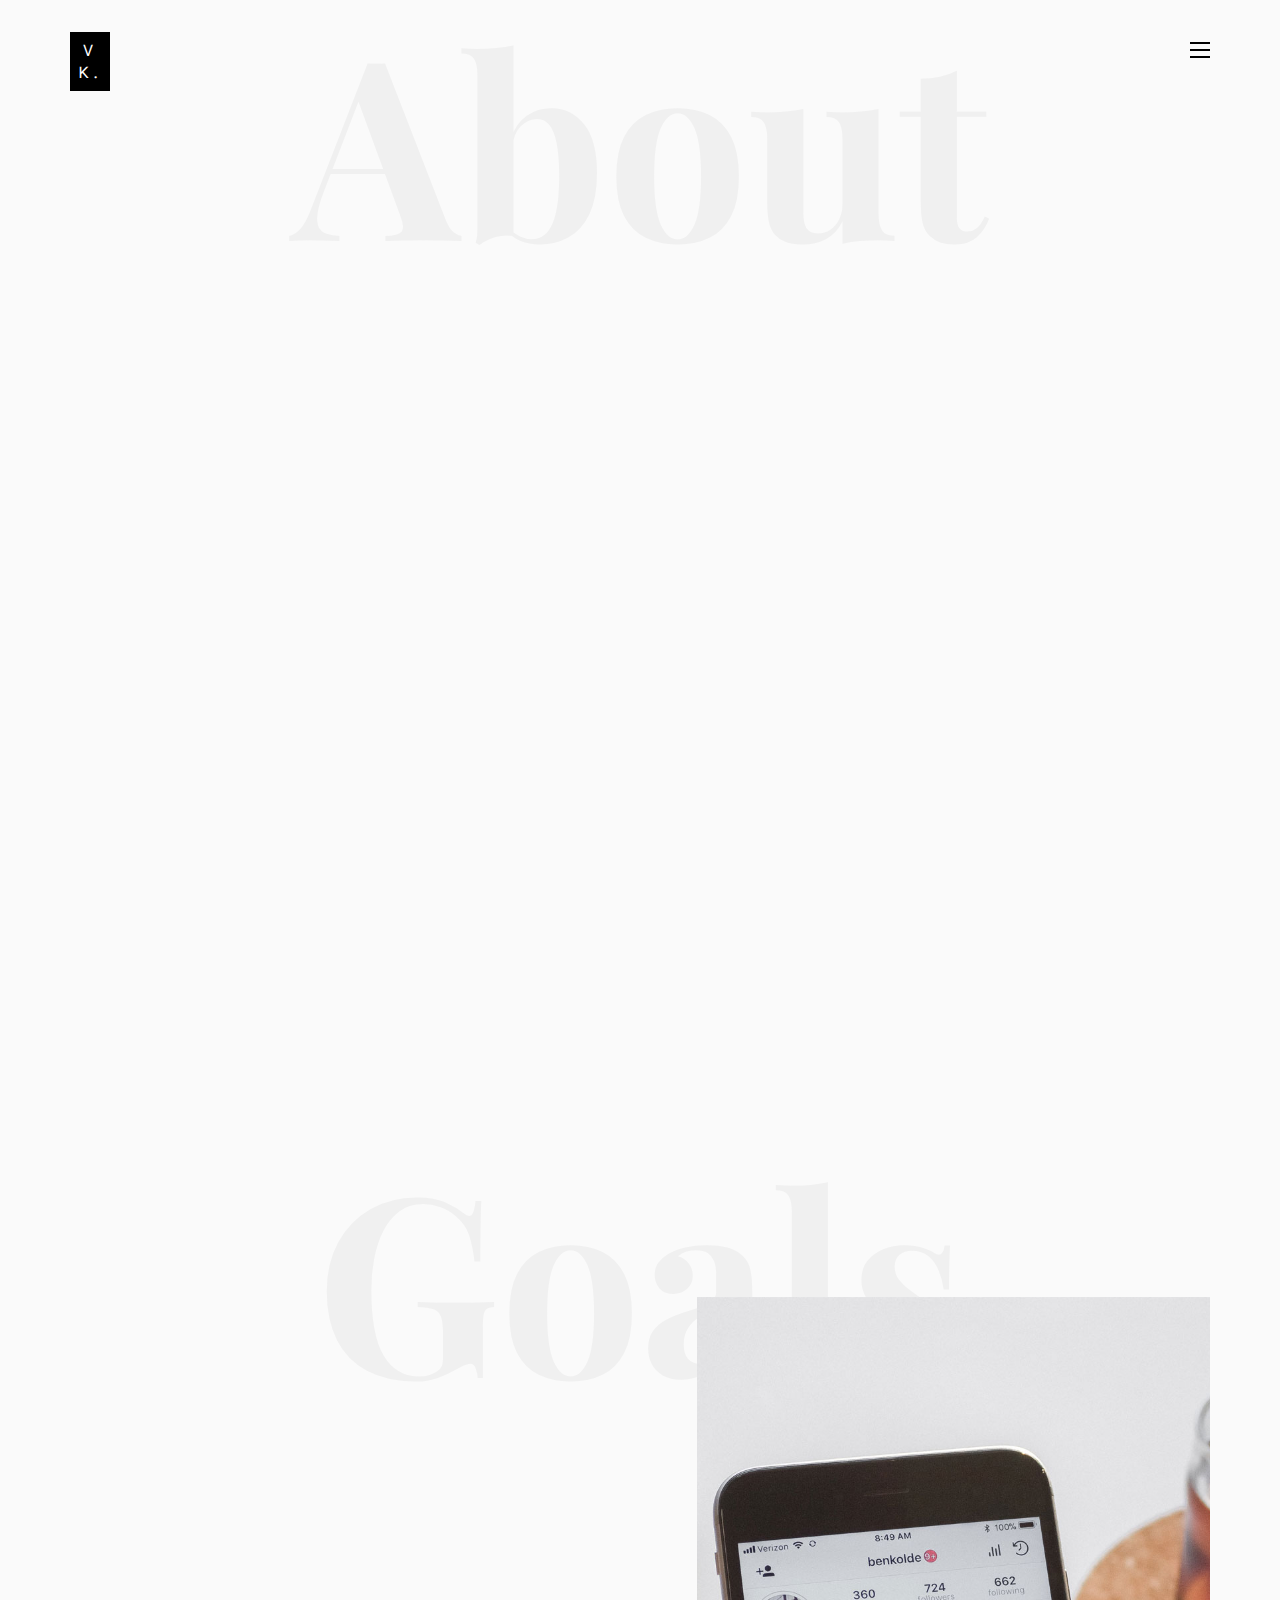
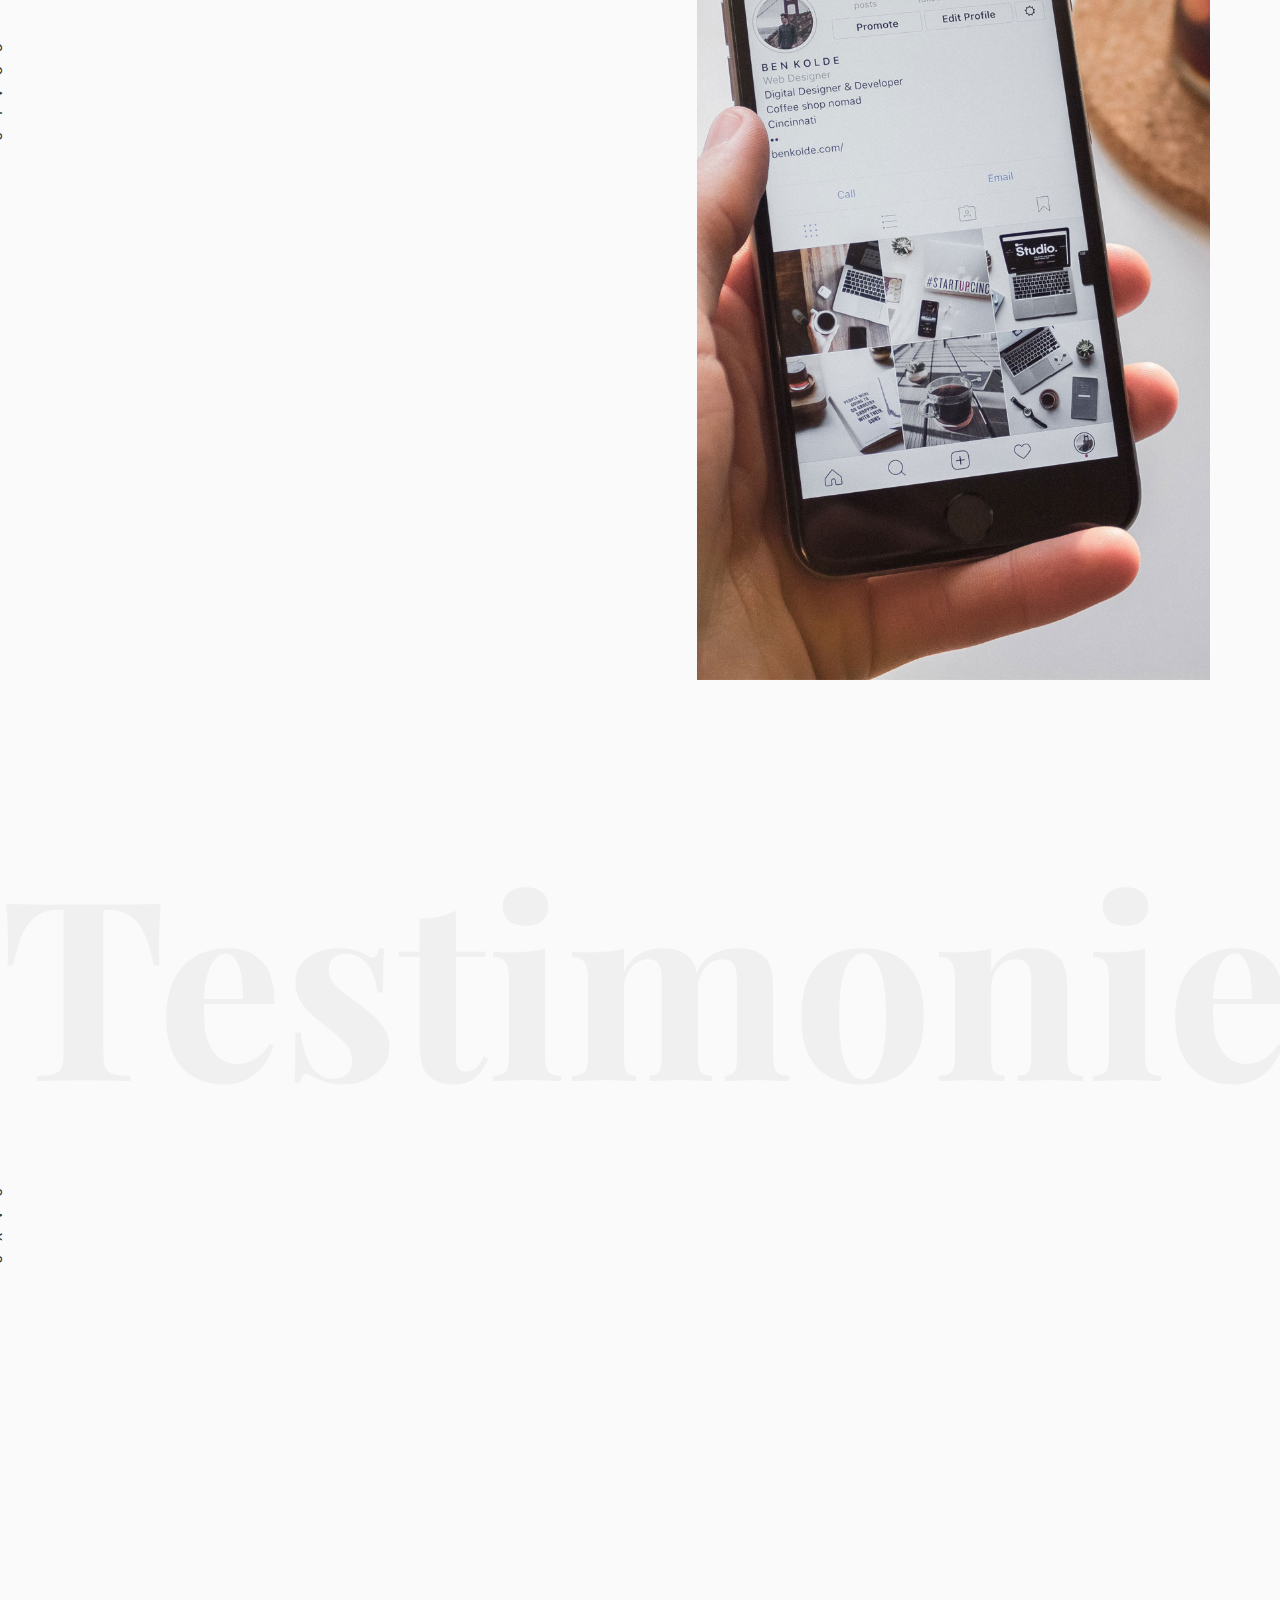
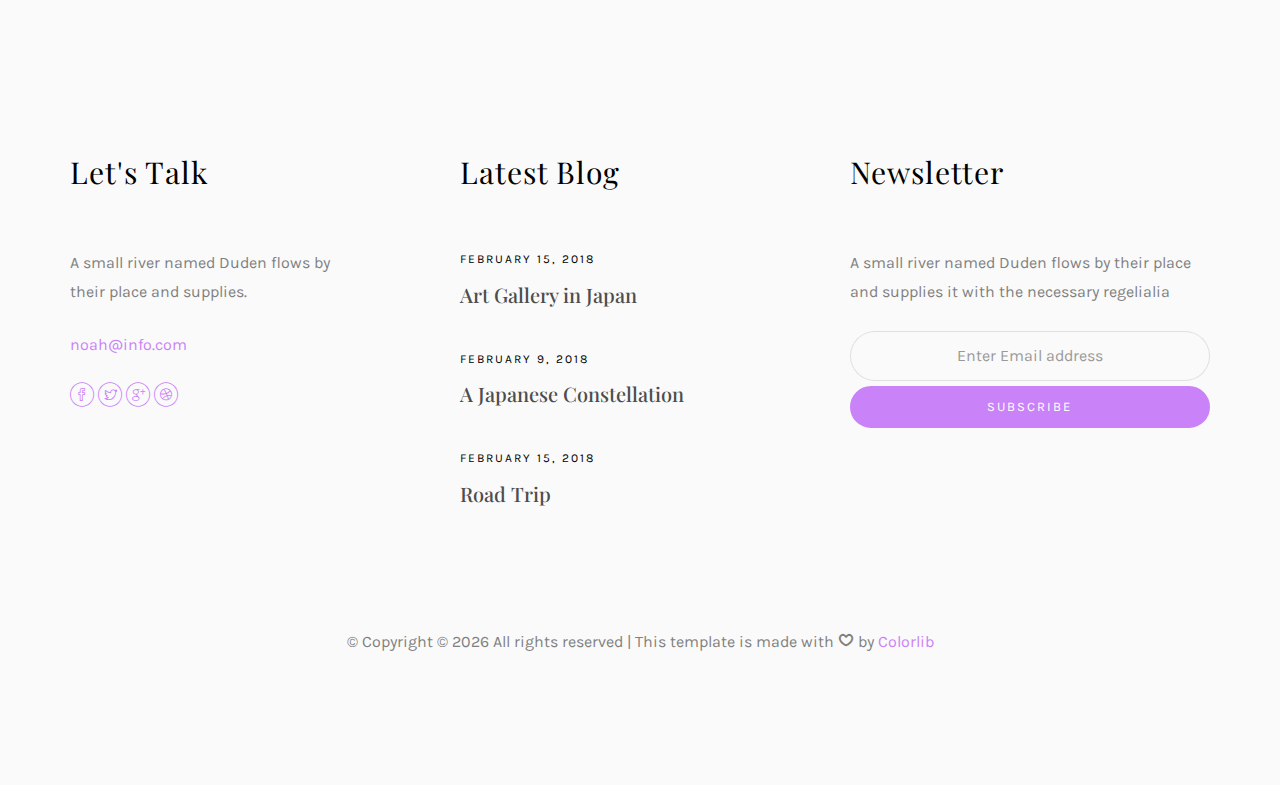
<file: about.html>
<!DOCTYPE html>
<html>
  <head>
    <meta charset="utf-8" />
    <meta http-equiv="X-UA-Compatible" content="IE=edge" />
    <title>Noah Template</title>
    <meta name="viewport" content="width=device-width, initial-scale=1" />
    <meta name="description" content="" />
    <meta name="keywords" content="" />
    <meta name="author" content="" />

    <!-- Facebook and Twitter integration -->
    <meta property="og:title" content="" />
    <meta property="og:image" content="" />
    <meta property="og:url" content="" />
    <meta property="og:site_name" content="" />
    <meta property="og:description" content="" />
    <meta name="twitter:title" content="" />
    <meta name="twitter:image" content="" />
    <meta name="twitter:url" content="" />
    <meta name="twitter:card" content="" />

    <!-- Place favicon.ico and apple-touch-icon.png in the root directory -->
    <link rel="shortcut icon" href="favicon.ico" />

    <link href="https://fonts.googleapis.com/css?family=Karla:400,700" rel="stylesheet" />
    <link
      href="https://fonts.googleapis.com/css?family=Playfair+Display:400,400i,700"
      rel="stylesheet"
    />

    <!-- Animate.css -->
    <link rel="stylesheet" href="css/animate.css" />
    <!-- Icomoon Icon Fonts-->
    <link rel="stylesheet" href="css/icomoon.css" />
    <!-- Bootstrap  -->
    <link rel="stylesheet" href="css/bootstrap.css" />
    <!-- Owl Carousel -->
    <link rel="stylesheet" href="css/owl.carousel.min.css" />
    <link rel="stylesheet" href="css/owl.theme.default.min.css" />
    <!-- Magnific Popup -->
    <link rel="stylesheet" href="css/magnific-popup.css" />

    <link rel="stylesheet" href="css/style.css" />

    <!-- Modernizr JS -->
    <script src="js/modernizr-2.6.2.min.js"></script>
    <!-- FOR IE9 below -->
    <!--[if lt IE 9]>
      <script src="js/respond.min.js"></script>
    <![endif]-->
  </head>
  <body>
    <nav id="colorlib-main-nav" role="navigation">
      <a href="#" class="js-colorlib-nav-toggle colorlib-nav-toggle active"><i></i></a>
      <div class="js-fullheight colorlib-table">
        <div class="colorlib-table-cell js-fullheight">
          <div class="row">
            <div class="col-md-12">
              <div class="form-group">
                <input
                  type="text"
                  class="form-control"
                  id="search"
                  placeholder="Enter any key to search..."
                />
                <button type="submit" class="btn btn-primary"><i class="icon-search3"></i></button>
              </div>
            </div>
          </div>
          <!-- <div class="row">
					<div class="col-md-12">
						<ul>
							<li><a href="index.html">Home</a></li>
							<li><a href="services.html">Services</a></li>
							<li><a href="work.html">Work</a></li>
							<li><a href="blog.html">Blog</a></li>
							<li class="active"><a href="about.html">About</a></li>
							<li><a href="contact.html">Contact</a></li>
						</ul>
					</div>
				</div> -->
          <div class="row">
            <div class="col-md-12">
              <h2 class="head-title">Works</h2>
              <a
                href="images/work-1.jpg"
                class="gallery image-popup-link text-center"
                style="background-image: url(images/work-1.jpg)"
              >
                <span><i class="icon-search3"></i></span>
              </a>
              <a
                href="images/work-2.jpg"
                class="gallery image-popup-link text-center"
                style="background-image: url(images/work-2.jpg)"
              >
                <span><i class="icon-search3"></i></span>
              </a>
              <a
                href="images/work-3.jpg"
                class="gallery image-popup-link text-center"
                style="background-image: url(images/work-3.jpg)"
              >
                <span><i class="icon-search3"></i></span>
              </a>
              <a
                href="images/work-4.jpg"
                class="gallery image-popup-link text-center"
                style="background-image: url(images/work-4.jpg)"
              >
                <span><i class="icon-search3"></i></span>
              </a>
            </div>
          </div>
        </div>
      </div>
    </nav>

    <div id="colorlib-page">
      <header>
        <div class="container">
          <div class="row">
            <div class="col-md-12">
              <div class="colorlib-navbar-brand">
                <a class="colorlib-logo" href="index.html"><span>V</span><span>K.</span></a>
              </div>
              <a href="#" class="js-colorlib-nav-toggle colorlib-nav-toggle"><i></i></a>
            </div>
          </div>
        </div>
      </header>
      <div id="colorlib-about">
        <div class="container">
          <div class="row text-center">
            <h2 class="bold">About</h2>
          </div>
          <div class="row row-padded-bottom">
            <div class="col-md-5 animate-box">
              <img
                class="img-responsive about-img"
                src="images/about.jpg"
                alt="html5 bootstrap template by colorlib.com"
              />
            </div>
            <div class="col-md-6 col-md-push-1 animate-box">
              <div class="about-desc">
                <h2><span>Noah</span><span>Henderson</span></h2>
                <div class="desc">
                  <div class="rotate">
                    <h2 class="heading">About</h2>
                  </div>
                  <p>
                    A small river named Duden <a href="#">flows by their place</a> and supplies it
                    with the necessary regelialia. It is a paradisematic country, in which roasted
                    parts of sentences fly into your mouth. Even the all-powerful Pointing has no
                    control about the blind texts it is an almost unorthographic life.
                  </p>
                  <p class="colorlib-social-icons">
                    <a href="#"><i class="icon-facebook4"></i></a>
                    <a href="#"><i class="icon-twitter3"></i></a>
                    <a href="#"><i class="icon-googleplus"></i></a>
                    <a href="#"><i class="icon-dribbble2"></i></a>
                  </p>
                  <p><a href="work.html" class="btn btn-primary btn-outline">View My Works</a></p>
                </div>
              </div>
            </div>
          </div>
          <div class="row">
            <div class="col-md-4 animate-box">
              <p>
                The Big Oxmox advised her not to do so, because there were thousands of bad Commas,
                wild Question Marks and devious Semikoli, but the Little Blind Text didn’t listen.
                She packed her seven versalia, put her initial into the belt and made herself on the
                way.
              </p>
            </div>
            <div class="col-md-4 animate-box">
              <p>
                The Big Oxmox advised her not to do so, because there were thousands of bad Commas,
                wild Question Marks and devious Semikoli, but the Little Blind Text didn’t listen.
                She packed her seven versalia, put her initial into the belt and made herself on the
                way.
              </p>
            </div>
            <div class="col-md-4 animate-box">
              <p>
                The Big Oxmox advised her not to do so, because there were thousands of bad Commas,
                wild Question Marks and devious Semikoli, but the Little Blind Text didn’t listen.
                She packed her seven versalia, put her initial into the belt and made herself on the
                way.
              </p>
            </div>
          </div>
        </div>
      </div>
      <div id="colorlib-services">
        <div class="container">
          <div class="row text-center">
            <h2 class="bold">Goals</h2>
          </div>
          <div class="row">
            <div class="col-md-12">
              <div class="services-flex">
                <div class="one-third">
                  <div class="row">
                    <div class="col-md-12 col-md-offset-0 animate-box intro-heading">
                      <span>Target</span>
                      <h2>Goals</h2>
                      <p>
                        A small river named Duden flows by their place and supplies it with the
                        necessary regelialia. It is a paradisematic country, in which roasted parts
                        of sentences fly into your mouth.
                      </p>
                    </div>
                  </div>
                  <div class="row">
                    <div class="col-md-12">
                      <div class="rotate">
                        <h2 class="heading">Goals</h2>
                      </div>
                    </div>
                    <div class="col-md-12">
                      <div class="services animate-box">
                        <h3>1 - High Quality Theme</h3>
                        <p>
                          Even the all-powerful Pointing has no control about the blind texts it is
                          an almost unorthographic life One day however a small line of blind text
                          by the name of Lorem Ipsum decided to leave for the far World of Grammar.
                        </p>
                      </div>
                      <div class="services animate-box">
                        <h3>2 - Customer Satisfaction</h3>
                        <p>
                          Even the all-powerful Pointing has no control about the blind texts it is
                          an almost unorthographic life One day however a small line of blind text
                          by the name of Lorem Ipsum decided to leave for the far World of Grammar.
                        </p>
                      </div>
                      <div class="services animate-box">
                        <h3>3 - Well Mentained Sites</h3>
                        <p>
                          Even the all-powerful Pointing has no control about the blind texts it is
                          an almost unorthographic life One day however a small line of blind text
                          by the name of Lorem Ipsum decided to leave for the far World of Grammar.
                        </p>
                      </div>
                    </div>
                  </div>
                </div>
                <div
                  class="one-forth services-img"
                  style="background-image: url(images/services-img-1.jpg)"
                ></div>
              </div>
            </div>
          </div>
        </div>
      </div>

      <div id="colorlib-testimony">
        <div class="container">
          <div class="row text-center">
            <h2 class="bold">Testimonies</h2>
          </div>
          <div class="row">
            <div class="col-md-12 col-md-offset-0 text-center animate-box intro-heading">
              <span>Testimonies</span>
              <h2>Clients Says</h2>
            </div>
          </div>
          <div class="row">
            <div class="col-md-12">
              <div class="rotate">
                <h2 class="heading">Says</h2>
              </div>
            </div>
          </div>
          <div class="row animate-box">
            <div class="owl-carousel">
              <div class="item">
                <div class="col-md-12 text-center">
                  <div class="testimony">
                    <blockquote>
                      <p>
                        "A small river named Duden flows by their place and supplies it with the
                        necessary regelialia.
                      </p>
                      <span>" &mdash; George Brooks</span>
                    </blockquote>
                  </div>
                </div>
              </div>
              <div class="item">
                <div class="col-md-12 text-center">
                  <div class="testimony">
                    <blockquote>
                      <p>
                        "Even the all-powerful Pointing has no control about the blind texts it is
                        an almost unorthographic life One day however a small line of blind text by
                        the name of Lorem Ipsum decided to leave for the far World of Grammar.
                      </p>
                      <span>" &mdash; Daniel Foster</span>
                    </blockquote>
                  </div>
                </div>
              </div>
              <div class="item">
                <div class="col-md-12 text-center">
                  <div class="testimony">
                    <blockquote>
                      <p>
                        "When she reached the first hills of the Italic Mountains, she had a last
                        view back on the skyline of her hometown Bookmarksgrove
                      </p>
                      <span>" &mdash; Liam Jenkins</span>
                    </blockquote>
                  </div>
                </div>
              </div>
            </div>
          </div>
        </div>
      </div>

      <footer>
        <div id="footer">
          <div class="container">
            <div class="row">
              <div class="col-md-4 col-pb-sm">
                <div class="row">
                  <div class="col-md-10">
                    <h2>Let's Talk</h2>
                    <p>A small river named Duden flows by their place and supplies.</p>
                    <p><a href="#">noah@info.com</a></p>
                    <p class="colorlib-social-icons">
                      <a href="#"><i class="icon-facebook4"></i></a>
                      <a href="#"><i class="icon-twitter3"></i></a>
                      <a href="#"><i class="icon-googleplus"></i></a>
                      <a href="#"><i class="icon-dribbble2"></i></a>
                    </p>
                  </div>
                </div>
              </div>
              <div class="col-md-4 col-pb-sm">
                <h2>Latest Blog</h2>
                <div class="f-entry">
                  <a
                    href="#"
                    class="featured-img"
                    style="background-image: url(images/img-1.jpg)"
                  ></a>
                  <div class="desc">
                    <span>February 15, 2018</span>
                    <h3><a href="#">Art Gallery in Japan</a></h3>
                  </div>
                </div>
                <div class="f-entry">
                  <a
                    href="#"
                    class="featured-img"
                    style="background-image: url(images/img-2.jpg)"
                  ></a>
                  <div class="desc">
                    <span>February 9, 2018</span>
                    <h3><a href="#">A Japanese Constellation</a></h3>
                  </div>
                </div>
                <div class="f-entry">
                  <a
                    href="#"
                    class="featured-img"
                    style="background-image: url(images/img-3.jpg)"
                  ></a>
                  <div class="desc">
                    <span>February 15, 2018</span>
                    <h3><a href="#">Road Trip</a></h3>
                  </div>
                </div>
              </div>
              <div class="col-md-4 col-pb-sm">
                <h2>Newsletter</h2>
                <p>
                  A small river named Duden flows by their place and supplies it with the necessary
                  regelialia
                </p>
                <div class="subscribe text-center">
                  <div class="form-group">
                    <input
                      type="text"
                      class="form-control text-center"
                      placeholder="Enter Email address"
                    />
                    <input type="submit" value="Subscribe" class="btn btn-primary btn-custom" />
                  </div>
                </div>
              </div>
            </div>
            <div class="row">
              <div class="col-md-12 text-center">
                <p>
                  &copy;
                  <!-- Link back to Colorlib can't be removed. Template is licensed under CC BY 3.0. -->
                  Copyright &copy;
                  <script>
                    document.write(new Date().getFullYear());
                  </script>
                  All rights reserved | This template is made with
                  <i class="icon-heart4" aria-hidden="true"></i> by
                  <a href="https://colorlib.com" target="_blank">Colorlib</a>
                  <!-- Link back to Colorlib can't be removed. Template is licensed under CC BY 3.0. -->
                </p>
              </div>
            </div>
          </div>
        </div>
      </footer>
    </div>

    <!-- jQuery -->
    <script src="js/jquery.min.js"></script>
    <!-- jQuery Easing -->
    <script src="js/jquery.easing.1.3.js"></script>
    <!-- Bootstrap -->
    <script src="js/bootstrap.min.js"></script>
    <!-- Waypoints -->
    <script src="js/jquery.waypoints.min.js"></script>
    <!-- Owl Carousel -->
    <script src="js/owl.carousel.min.js"></script>
    <!-- Magnific Popup -->
    <script src="js/jquery.magnific-popup.min.js"></script>
    <script src="js/magnific-popup-options.js"></script>

    <!-- Main JS (Do not remove) -->
    <script src="js/main.js"></script>
  </body>
</html>
</file>
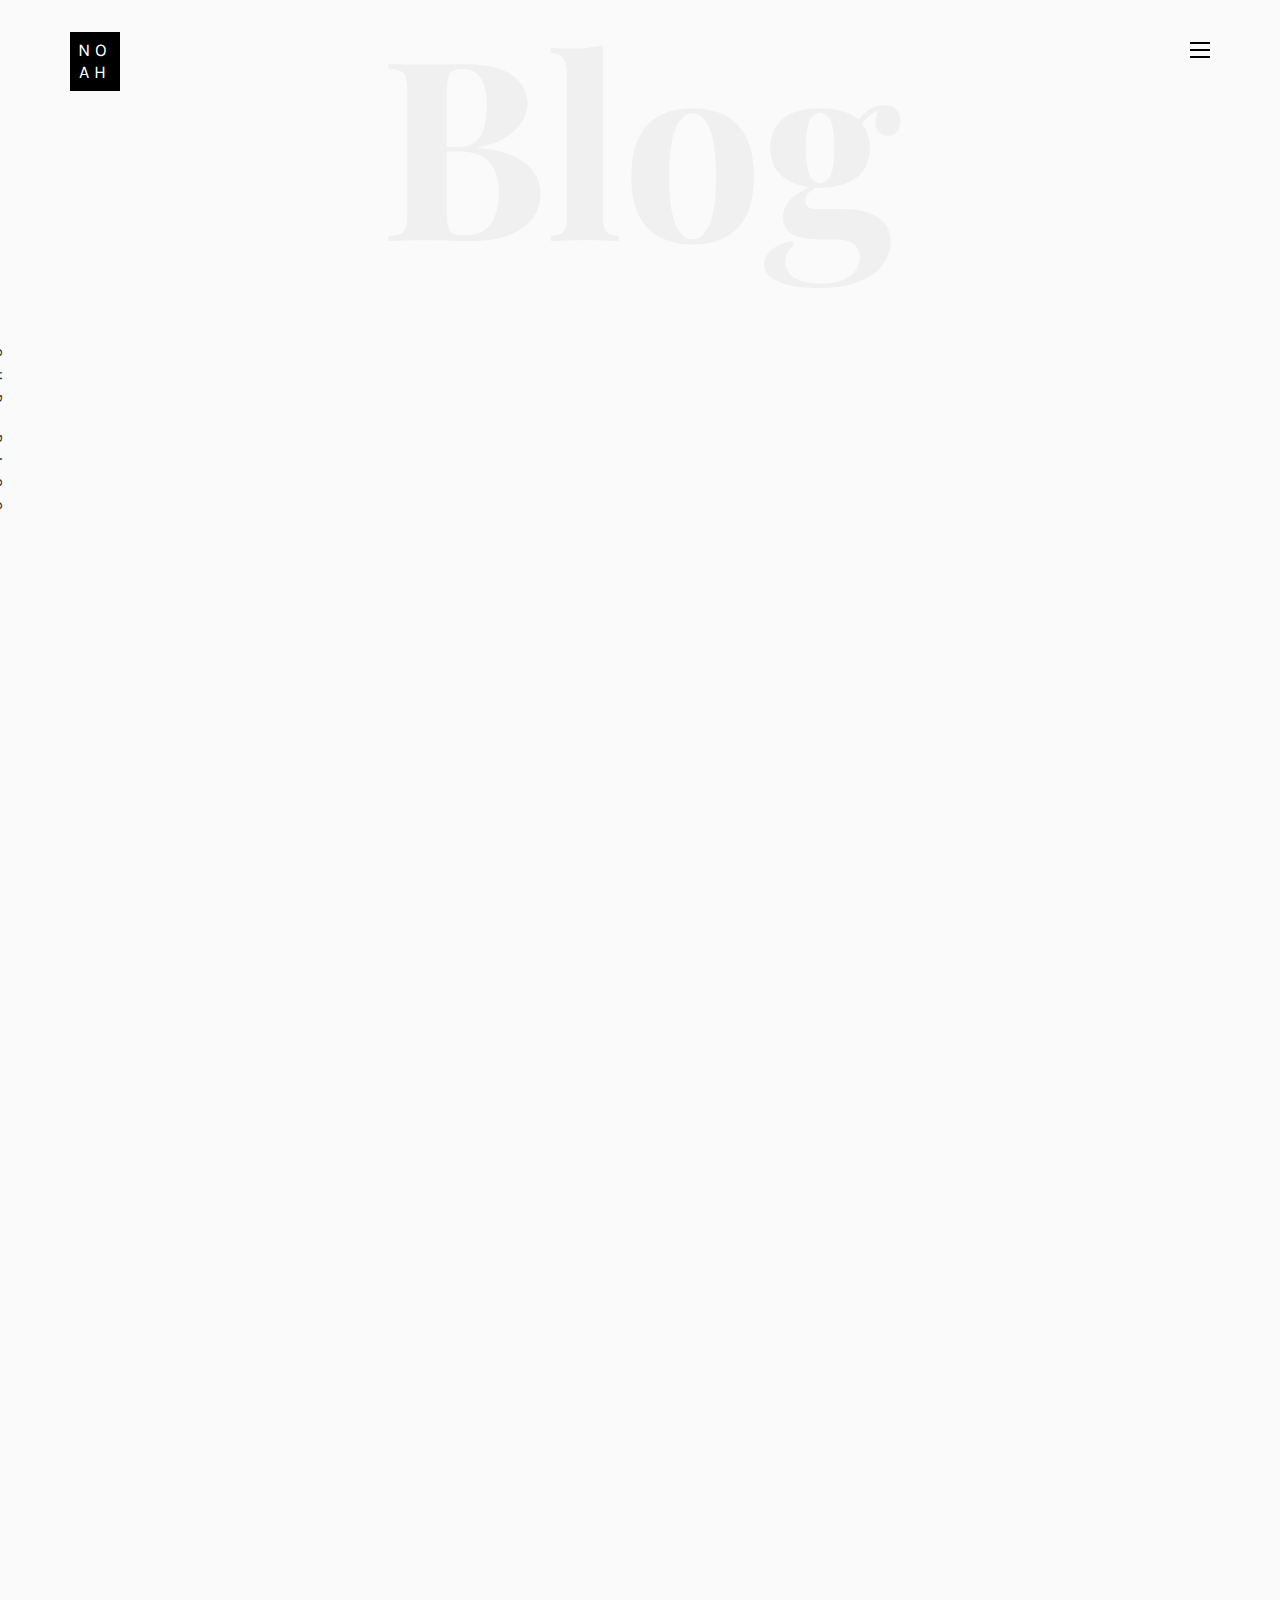
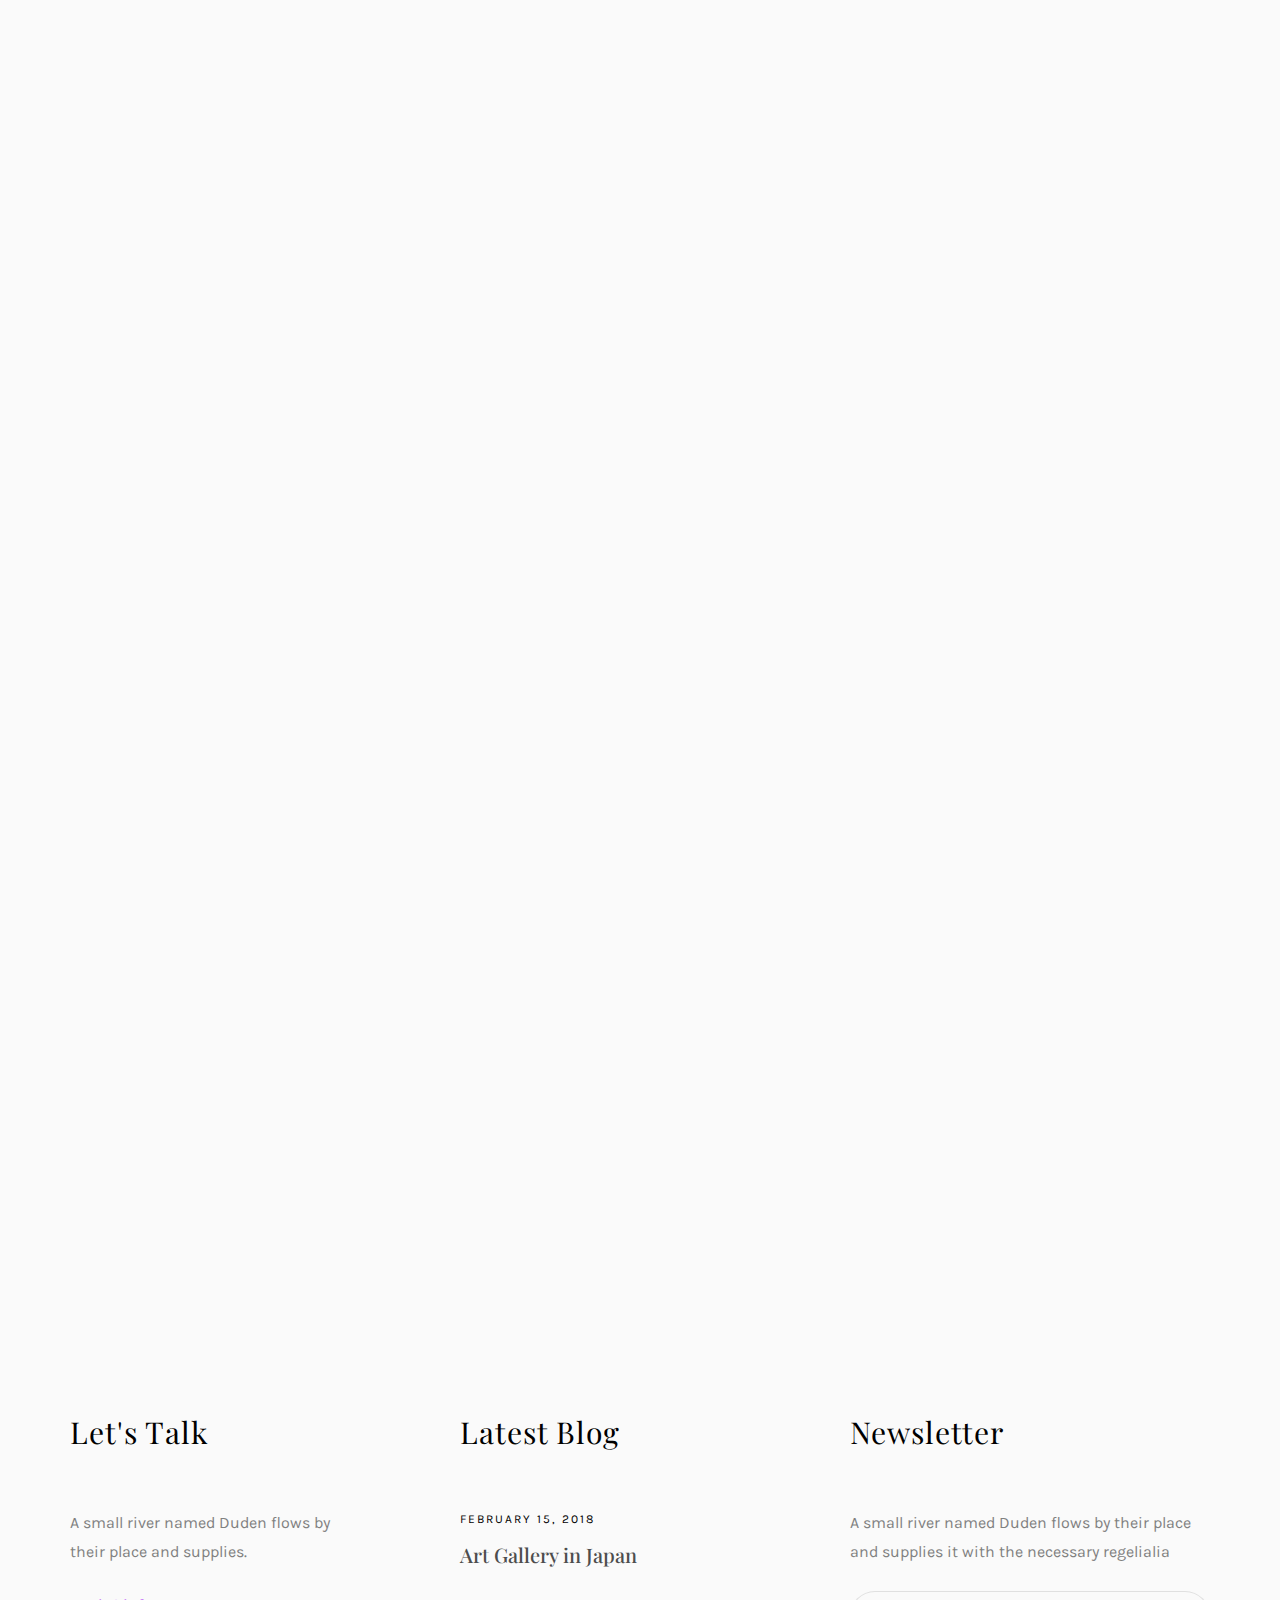
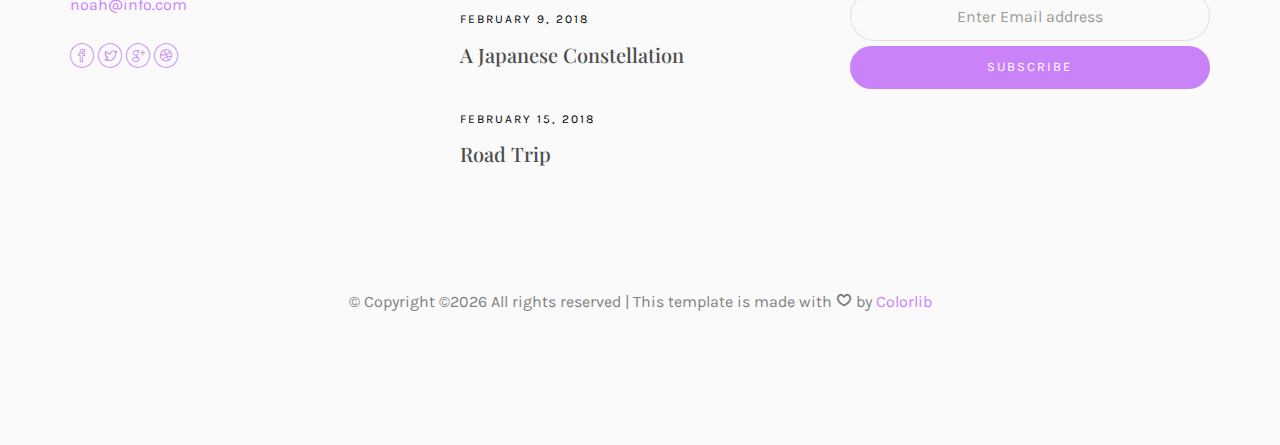
<file: blog.html>
<!DOCTYPE HTML>
<html>
	<head>
	<meta charset="utf-8">
	<meta http-equiv="X-UA-Compatible" content="IE=edge">
	<title>Noah Template</title>
	<meta name="viewport" content="width=device-width, initial-scale=1">
	<meta name="description" content="" />
	<meta name="keywords" content="" />
	<meta name="author" content="" />

  <!-- Facebook and Twitter integration -->
	<meta property="og:title" content=""/>
	<meta property="og:image" content=""/>
	<meta property="og:url" content=""/>
	<meta property="og:site_name" content=""/>
	<meta property="og:description" content=""/>
	<meta name="twitter:title" content="" />
	<meta name="twitter:image" content="" />
	<meta name="twitter:url" content="" />
	<meta name="twitter:card" content="" />

	<!-- Place favicon.ico and apple-touch-icon.png in the root directory -->
	<link rel="shortcut icon" href="favicon.ico">

	<link href="https://fonts.googleapis.com/css?family=Karla:400,700" rel="stylesheet">
	<link href="https://fonts.googleapis.com/css?family=Playfair+Display:400,400i,700" rel="stylesheet">
	
	<!-- Animate.css -->
	<link rel="stylesheet" href="css/animate.css">
	<!-- Icomoon Icon Fonts-->
	<link rel="stylesheet" href="css/icomoon.css">
	<!-- Bootstrap  -->
	<link rel="stylesheet" href="css/bootstrap.css">
	<!-- Owl Carousel -->
	<link rel="stylesheet" href="css/owl.carousel.min.css">
	<link rel="stylesheet" href="css/owl.theme.default.min.css">
	<!-- Magnific Popup -->
	<link rel="stylesheet" href="css/magnific-popup.css">

	<link rel="stylesheet" href="css/style.css">


	<!-- Modernizr JS -->
	<script src="js/modernizr-2.6.2.min.js"></script>
	<!-- FOR IE9 below -->
	<!--[if lt IE 9]>
	<script src="js/respond.min.js"></script>
	<![endif]-->

	</head>
	<body>

	<nav id="colorlib-main-nav" role="navigation">
		<a href="#" class="js-colorlib-nav-toggle colorlib-nav-toggle active"><i></i></a>
		<div class="js-fullheight colorlib-table">
			<div class="colorlib-table-cell js-fullheight">
				<div class="row">
					<div class="col-md-12">
						<div class="form-group">
							<input type="text" class="form-control" id="search" placeholder="Enter any key to search...">
							<button type="submit" class="btn btn-primary"><i class="icon-search3"></i></button>
						</div>
					</div>
				</div>
				<div class="row">
					<div class="col-md-12">
						<ul>
							<li><a href="index.html">Home</a></li>
							<li><a href="services.html">Services</a></li>
							<li><a href="work.html">Work</a></li>
							<li class="active"><a href="blog.html">Blog</a></li>
							<li><a href="about.html">About</a></li>
							<li><a href="contact.html">Contact</a></li>
						</ul>
					</div>
				</div>
				<div class="row">
					<div class="col-md-12">
						<h2 class="head-title">Works</h2>
						<a href="images/work-1.jpg" class="gallery image-popup-link text-center" style="background-image: url(images/work-1.jpg);">
							<span><i class="icon-search3"></i></span>
						</a>
						<a href="images/work-2.jpg" class="gallery image-popup-link text-center" style="background-image: url(images/work-2.jpg);">
							<span><i class="icon-search3"></i></span>
						</a>
						<a href="images/work-3.jpg" class="gallery image-popup-link text-center" style="background-image: url(images/work-3.jpg);">
							<span><i class="icon-search3"></i></span>
						</a>
						<a href="images/work-4.jpg" class="gallery image-popup-link text-center" style="background-image: url(images/work-4.jpg);">
							<span><i class="icon-search3"></i></span>
						</a>
					</div>
				</div>
			</div>
		</div>
	</nav>
	
	<div id="colorlib-page">
		<header>
			<div class="container">
				<div class="row">
					<div class="col-md-12">
						<div class="colorlib-navbar-brand">
							<a class="colorlib-logo" href="index.html"><span>No</span><span>ah</span></a>
						</div>
						<a href="#" class="js-colorlib-nav-toggle colorlib-nav-toggle"><i></i></a>
					</div>
				</div>
			</div>
		</header>
		
		<div id="colorlib-blog">
			<div class="container">
				<div class="row text-center">
					<h2 class="bold">Blog</h2>
				</div>
				<div class="row">
					<div class="col-md-12 col-md-offset-0 text-center animate-box intro-heading">
						<span>Blog</span>
						<h2>Read Our Case</h2>
					</div>
				</div>
				<div class="row">
					<div class="col-md-12">
						<div class="rotate">
							<h2 class="heading">Our Blog</h2>
						</div>
					</div>
				</div>
				<div class="row">
					<div class="col-md-4">
						<div class="article animate-box">
							<a href="blog.html" class="blog-img">
								<img class="img-responsive" src="images/img-1.jpg" alt="html5 bootstrap by colorlib.com">
								<div class="overlay"></div>
								<div class="link">
									<span class="read">Read more</h2>
								</div>
							</a>
							<div class="desc">
								<span class="meta">15, Feb 2018</span>
								<h2><a href="blog.html">A Japanese Constellation</a></h2>
								<p>When she reached the first hills of the Italic Mountains, she had a last view back on the skyline of her hometown Bookmarksgrove</p>
							</div>
						</div>

						<div class="article animate-box">
							<a href="blog.html" class="blog-img">
								<img class="img-responsive" src="images/img-4.jpg" alt="html5 bootstrap by colorlib.com">
								<div class="overlay"></div>
								<div class="link">
									<span class="read">Read more</h2>
								</div>
							</a>
							<div class="desc">
								<span class="meta">15, Feb 2018</span>
								<h2><a href="blog.html">A Japanese Constellation</a></h2>
								<p>When she reached the first hills of the Italic Mountains, she had a last view back on the skyline of her hometown Bookmarksgrove</p>
							</div>
						</div>

						<div class="article animate-box">
							<a href="blog.html" class="blog-img">
								<img class="img-responsive" src="images/img-7.jpg" alt="html5 bootstrap by colorlib.com">
								<div class="overlay"></div>
								<div class="link">
									<span class="read">Read more</h2>
								</div>
							</a>
							<div class="desc">
								<span class="meta">15, Feb 2018</span>
								<h2><a href="blog.html">A Japanese Constellation</a></h2>
								<p>When she reached the first hills of the Italic Mountains, she had a last view back on the skyline of her hometown Bookmarksgrove</p>
							</div>
						</div>
					</div>


					<div class="col-md-4">
						<div class="article animate-box">
							<a href="blog.html" class="blog-img">
								<img class="img-responsive" src="images/img-2.jpg" alt="html5 bootstrap by colorlib.com">
								<div class="overlay"></div>
								<div class="link">
									<span class="read">Read more</h2>
								</div>
							</a>
							<div class="desc">
								<span class="meta">15, Feb 2018</span>
								<h2><a href="blog.html">A Japanese Constellation</a></h2>
								<p>When she reached the first hills of the Italic Mountains, she had a last view back on the skyline of her hometown Bookmarksgrove</p>
							</div>
						</div>
						
						<div class="article animate-box">
							<a href="blog.html" class="blog-img">
								<img class="img-responsive" src="images/img-5.jpg" alt="html5 bootstrap by colorlib.com">
								<div class="overlay"></div>
								<div class="link">
									<span class="read">Read more</h2>
								</div>
							</a>
							<div class="desc">
								<span class="meta">15, Feb 2018</span>
								<h2><a href="blog.html">A Japanese Constellation</a></h2>
								<p>When she reached the first hills of the Italic Mountains, she had a last view back on the skyline of her hometown Bookmarksgrove</p>
							</div>
						</div>

						<div class="article animate-box">
							<a href="blog.html" class="blog-img">
								<img class="img-responsive" src="images/img-8.jpg" alt="html5 bootstrap by colorlib.com">
								<div class="overlay"></div>
								<div class="link">
									<span class="read">Read more</h2>
								</div>
							</a>
							<div class="desc">
								<span class="meta">15, Feb 2018</span>
								<h2><a href="blog.html">A Japanese Constellation</a></h2>
								<p>When she reached the first hills of the Italic Mountains, she had a last view back on the skyline of her hometown Bookmarksgrove</p>
							</div>
						</div>
					</div>


					<div class="col-md-4">
						<div class="article animate-box">
							<a href="blog.html" class="blog-img">
								<img class="img-responsive" src="images/img-3.jpg" alt="html5 bootstrap by colorlib.com">
								<div class="overlay"></div>
								<div class="link">
									<span class="read">Read more</h2>
								</div>
							</a>
							<div class="desc">
								<span class="meta">15, Feb 2018</span>
								<h2><a href="blog.html">A Japanese Constellation</a></h2>
								<p>When she reached the first hills of the Italic Mountains, she had a last view back on the skyline of her hometown Bookmarksgrove</p>
							</div>
						</div>

						<div class="article animate-box">
							<a href="blog.html" class="blog-img">
								<img class="img-responsive" src="images/img-6.jpg" alt="html5 bootstrap by colorlib.com">
								<div class="overlay"></div>
								<div class="link">
									<span class="read">Read more</h2>
								</div>
							</a>
							<div class="desc">
								<span class="meta">15, Feb 2018</span>
								<h2><a href="blog.html">A Japanese Constellation</a></h2>
								<p>When she reached the first hills of the Italic Mountains, she had a last view back on the skyline of her hometown Bookmarksgrove</p>
							</div>
						</div>

						<div class="article animate-box">
							<a href="blog.html" class="blog-img">
								<img class="img-responsive" src="images/img-9.jpg" alt="html5 bootstrap by colorlib.com">
								<div class="overlay"></div>
								<div class="link">
									<span class="read">Read more</h2>
								</div>
							</a>
							<div class="desc">
								<span class="meta">15, Feb 2018</span>
								<h2><a href="blog.html">A Japanese Constellation</a></h2>
								<p>When she reached the first hills of the Italic Mountains, she had a last view back on the skyline of her hometown Bookmarksgrove</p>
							</div>
						</div>
					</div>
				</div>
			</div>
		</div>


		<footer>
			<div id="footer">
				<div class="container">
					<div class="row">
						<div class="col-md-4 col-pb-sm">
							<div class="row">
								<div class="col-md-10">
									<h2>Let's Talk</h2>
									<p>A small river named Duden flows by their place and supplies.</p>
									<p><a href="#">noah@info.com</a></p>
									<p class="colorlib-social-icons">
										<a href="#"><i class="icon-facebook4"></i></a>
										<a href="#"><i class="icon-twitter3"></i></a>
										<a href="#"><i class="icon-googleplus"></i></a>
										<a href="#"><i class="icon-dribbble2"></i></a>
									</p>
								</div>
							</div>
						</div>
						<div class="col-md-4 col-pb-sm">
							<h2>Latest Blog</h2>
							<div class="f-entry">
								<a href="#" class="featured-img" style="background-image: url(images/img-1.jpg);"></a>
								<div class="desc">
									<span>February 15, 2018</span>
									<h3><a href="#">Art Gallery in Japan</a></h3>
								</div>
							</div>
							<div class="f-entry">
								<a href="#" class="featured-img" style="background-image: url(images/img-2.jpg);"></a>
								<div class="desc">
									<span>February 9, 2018</span>
									<h3><a href="#">A Japanese Constellation</a></h3>
								</div>
							</div>
							<div class="f-entry">
								<a href="#" class="featured-img" style="background-image: url(images/img-3.jpg);"></a>
								<div class="desc">
									<span>February 15, 2018</span>
									<h3><a href="#">Road Trip</a></h3>
								</div>
							</div>
						</div>
						<div class="col-md-4 col-pb-sm">
							<h2>Newsletter</h2>
							<p>A small river named Duden flows by their place and supplies it with the necessary regelialia</p>
							<div class="subscribe text-center">
								<div class="form-group">
									<input type="text" class="form-control text-center" placeholder="Enter Email address">
									<input type="submit" value="Subscribe" class="btn btn-primary btn-custom">
								</div>
							</div>
						</div>
					</div>
					<div class="row">
						<div class="col-md-12 text-center">
							<p>
								&copy; <!-- Link back to Colorlib can't be removed. Template is licensed under CC BY 3.0. -->
Copyright &copy;<script>document.write(new Date().getFullYear());</script> All rights reserved | This template is made with <i class="icon-heart4" aria-hidden="true"></i> by <a href="https://colorlib.com" target="_blank">Colorlib</a>
<!-- Link back to Colorlib can't be removed. Template is licensed under CC BY 3.0. -->
							</p>
						</div>
					</div>
				</div>
			</div>
		</footer>
	
	</div>

	<!-- jQuery -->
	<script src="js/jquery.min.js"></script>
	<!-- jQuery Easing -->
	<script src="js/jquery.easing.1.3.js"></script>
	<!-- Bootstrap -->
	<script src="js/bootstrap.min.js"></script>
	<!-- Waypoints -->
	<script src="js/jquery.waypoints.min.js"></script>
	<!-- Owl Carousel -->
	<script src="js/owl.carousel.min.js"></script>
	<!-- Magnific Popup -->
	<script src="js/jquery.magnific-popup.min.js"></script>
	<script src="js/magnific-popup-options.js"></script>

	<!-- Main JS (Do not remove) -->
	<script src="js/main.js"></script>

	</body>
</html>
</file>
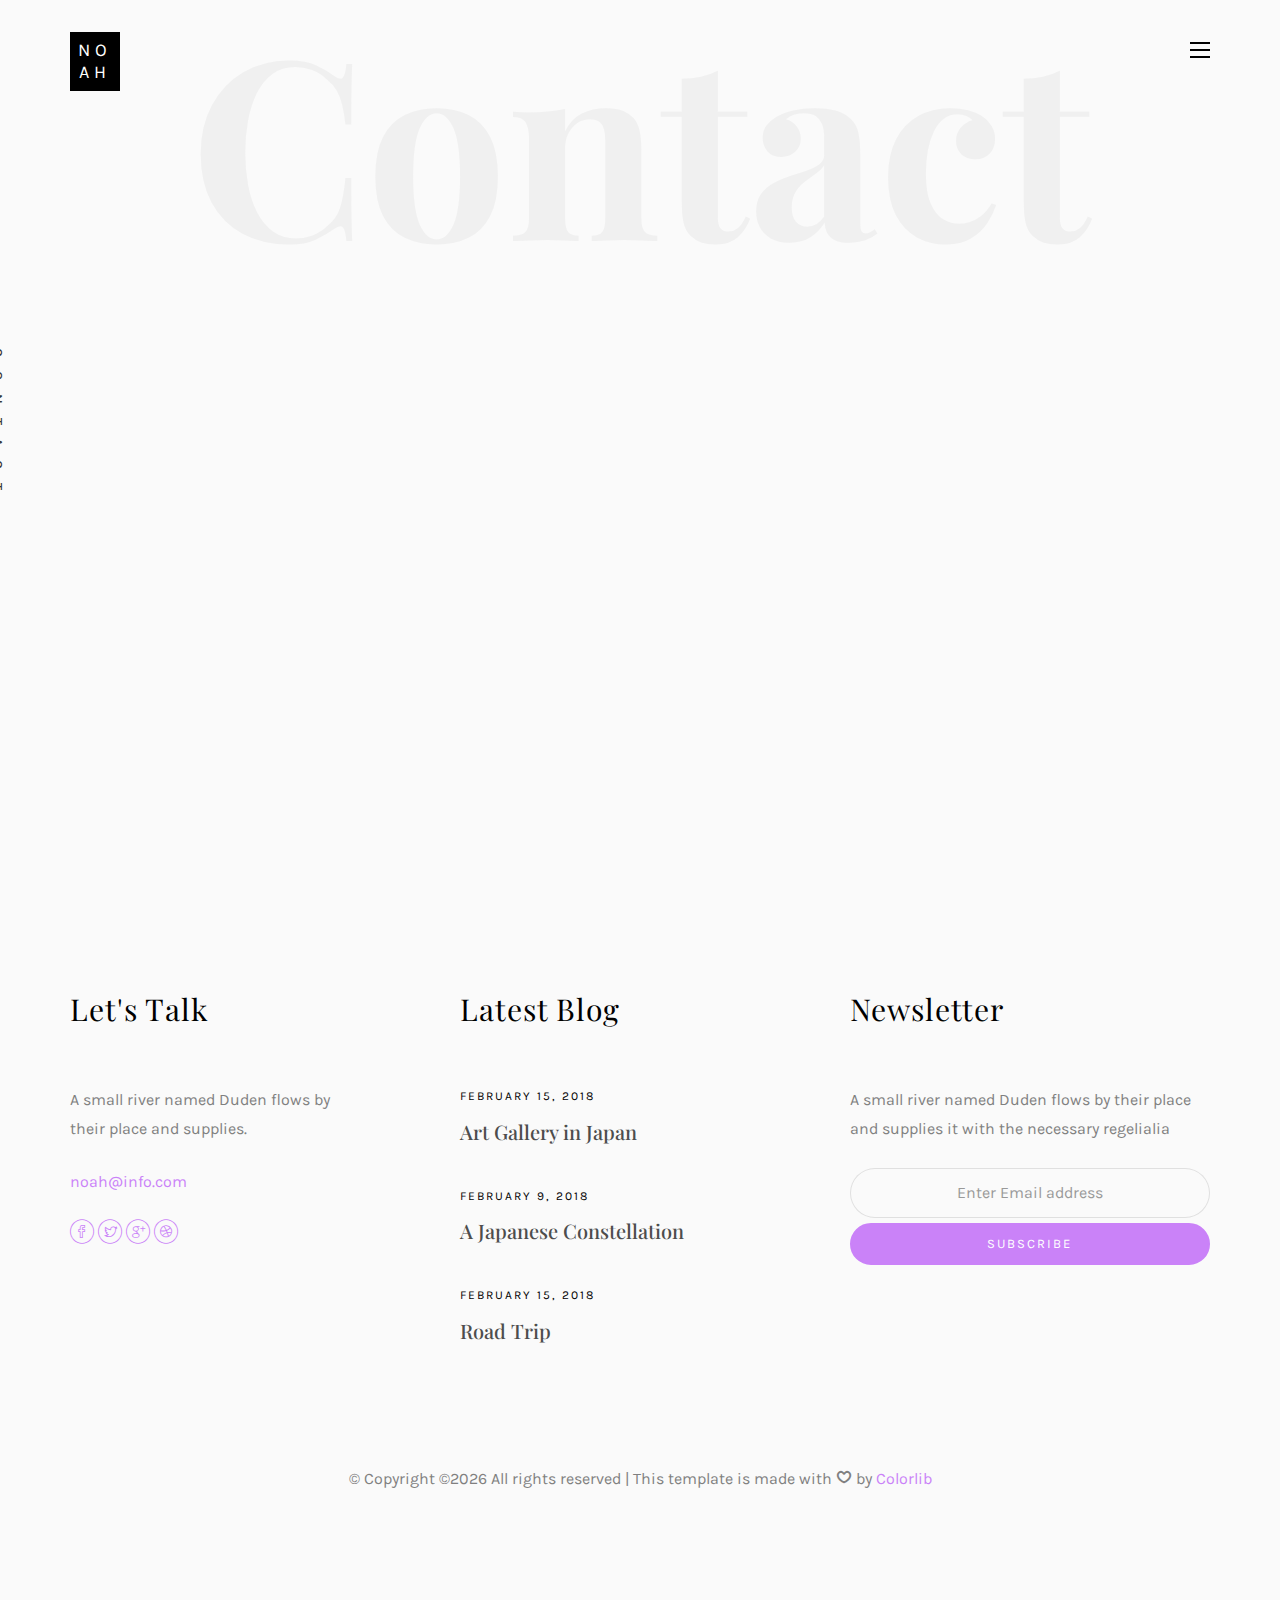
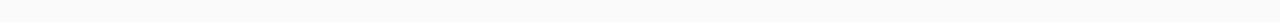
<file: contact.html>
<!DOCTYPE HTML>
<html>
	<head>
	<meta charset="utf-8">
	<meta http-equiv="X-UA-Compatible" content="IE=edge">
	<title>Noah Template</title>
	<meta name="viewport" content="width=device-width, initial-scale=1">
	<meta name="description" content="" />
	<meta name="keywords" content="" />
	<meta name="author" content="" />

  <!-- Facebook and Twitter integration -->
	<meta property="og:title" content=""/>
	<meta property="og:image" content=""/>
	<meta property="og:url" content=""/>
	<meta property="og:site_name" content=""/>
	<meta property="og:description" content=""/>
	<meta name="twitter:title" content="" />
	<meta name="twitter:image" content="" />
	<meta name="twitter:url" content="" />
	<meta name="twitter:card" content="" />

	<!-- Place favicon.ico and apple-touch-icon.png in the root directory -->
	<link rel="shortcut icon" href="favicon.ico">

	<link href="https://fonts.googleapis.com/css?family=Karla:400,700" rel="stylesheet">
	<link href="https://fonts.googleapis.com/css?family=Playfair+Display:400,400i,700" rel="stylesheet">
	
	<!-- Animate.css -->
	<link rel="stylesheet" href="css/animate.css">
	<!-- Icomoon Icon Fonts-->
	<link rel="stylesheet" href="css/icomoon.css">
	<!-- Bootstrap  -->
	<link rel="stylesheet" href="css/bootstrap.css">
	<!-- Owl Carousel -->
	<link rel="stylesheet" href="css/owl.carousel.min.css">
	<link rel="stylesheet" href="css/owl.theme.default.min.css">
	<!-- Magnific Popup -->
	<link rel="stylesheet" href="css/magnific-popup.css">

	<link rel="stylesheet" href="css/style.css">


	<!-- Modernizr JS -->
	<script src="js/modernizr-2.6.2.min.js"></script>
	<!-- FOR IE9 below -->
	<!--[if lt IE 9]>
	<script src="js/respond.min.js"></script>
	<![endif]-->

	</head>
	<body>

	<nav id="colorlib-main-nav" role="navigation">
		<a href="#" class="js-colorlib-nav-toggle colorlib-nav-toggle active"><i></i></a>
		<div class="js-fullheight colorlib-table">
			<div class="colorlib-table-cell js-fullheight">
				<div class="row">
					<div class="col-md-12">
						<div class="form-group">
							<input type="text" class="form-control" id="search" placeholder="Enter any key to search...">
							<button type="submit" class="btn btn-primary"><i class="icon-search3"></i></button>
						</div>
					</div>
				</div>
				<div class="row">
					<div class="col-md-12">
						<ul>
							<li><a href="index.html">Home</a></li>
							<li><a href="services.html">Services</a></li>
							<li><a href="work.html">Work</a></li>
							<li><a href="blog.html">Blog</a></li>
							<li><a href="about.html">About</a></li>
							<li class="active"><a href="contact.html">Contact</a></li>
						</ul>
					</div>
				</div>
				<div class="row">
					<div class="col-md-12">
						<h2 class="head-title">Works</h2>
						<a href="images/work-1.jpg" class="gallery image-popup-link text-center" style="background-image: url(images/work-1.jpg);">
							<span><i class="icon-search3"></i></span>
						</a>
						<a href="images/work-2.jpg" class="gallery image-popup-link text-center" style="background-image: url(images/work-2.jpg);">
							<span><i class="icon-search3"></i></span>
						</a>
						<a href="images/work-3.jpg" class="gallery image-popup-link text-center" style="background-image: url(images/work-3.jpg);">
							<span><i class="icon-search3"></i></span>
						</a>
						<a href="images/work-4.jpg" class="gallery image-popup-link text-center" style="background-image: url(images/work-4.jpg);">
							<span><i class="icon-search3"></i></span>
						</a>
					</div>
				</div>
			</div>
		</div>
	</nav>
	
	<div id="colorlib-page">
		<header>
			<div class="container">
				<div class="row">
					<div class="col-md-12">
						<div class="colorlib-navbar-brand">
							<a class="colorlib-logo" href="index.html"><span>No</span><span>ah</span></a>
						</div>
						<a href="#" class="js-colorlib-nav-toggle colorlib-nav-toggle"><i></i></a>
					</div>
				</div>
			</div>
		</header>
		
		<div id="colorlib-contact">
			<div class="container">
				<div class="row text-center">
					<h2 class="bold">Contact</h2>
				</div>
				<div class="row">
					<div class="col-md-12 col-md-offset-0 text-center animate-box intro-heading">
						<span>Contact</span>
						<h2>Contact Me</h2>
					</div>
				</div>
				<div class="row">
					<div class="col-md-12">
						<div class="rotate">
							<h2 class="heading">Contact</h2>
						</div>
					</div>
				</div>
				<div class="row">
					<div class="col-md-12 col-md-offset-0">
						<div class="row">
							<div class="col-md-4 animate-box">
								<h3>My Address</h3>
								<ul class="contact-info">
									<li><span><i class="icon-map5"></i></span>88 West 21th Street, Suite 721 New York NY 10016</li>
									<li><span><i class="icon-phone4"></i></span>+ 1235 2355 98</li>
									<li><span><i class="icon-envelope2"></i></span><a href="#">info@yoursite.com</a></li>
									<li><span><i class="icon-globe3"></i></span><a href="#">www.yoursite.com</a></li>
								</ul>
							</div>
							<div class="col-md-7 col-md-push-1 animate-box">
								<div class="row">
									<div class="col-md-12">
										<div class="form-group">
											<textarea name="" class="form-control" id="" cols="30" rows="7" placeholder="Message"></textarea>
										</div>
									</div>
									<div class="col-md-6">
										<div class="form-group">
											<input type="text" class="form-control" placeholder="Name">
										</div>
									</div>
									<div class="col-md-6">
										<div class="form-group">
											<input type="text" class="form-control" placeholder="Email">
										</div>
									</div>
									<div class="col-md-12">
										<div class="form-group">
											<input type="submit" value="Send Message" class="btn btn-primary">
										</div>
									</div>
								</div>
							</div>
						</div>
					</div>
				</div>
			</div>
		</div>

		<footer>
			<div id="footer">
				<div class="container">
					<div class="row">
						<div class="col-md-4 col-pb-sm">
							<div class="row">
								<div class="col-md-10">
									<h2>Let's Talk</h2>
									<p>A small river named Duden flows by their place and supplies.</p>
									<p><a href="#">noah@info.com</a></p>
									<p class="colorlib-social-icons">
										<a href="#"><i class="icon-facebook4"></i></a>
										<a href="#"><i class="icon-twitter3"></i></a>
										<a href="#"><i class="icon-googleplus"></i></a>
										<a href="#"><i class="icon-dribbble2"></i></a>
									</p>
								</div>
							</div>
						</div>
						<div class="col-md-4 col-pb-sm">
							<h2>Latest Blog</h2>
							<div class="f-entry">
								<a href="#" class="featured-img" style="background-image: url(images/img-1.jpg);"></a>
								<div class="desc">
									<span>February 15, 2018</span>
									<h3><a href="#">Art Gallery in Japan</a></h3>
								</div>
							</div>
							<div class="f-entry">
								<a href="#" class="featured-img" style="background-image: url(images/img-2.jpg);"></a>
								<div class="desc">
									<span>February 9, 2018</span>
									<h3><a href="#">A Japanese Constellation</a></h3>
								</div>
							</div>
							<div class="f-entry">
								<a href="#" class="featured-img" style="background-image: url(images/img-3.jpg);"></a>
								<div class="desc">
									<span>February 15, 2018</span>
									<h3><a href="#">Road Trip</a></h3>
								</div>
							</div>
						</div>
						<div class="col-md-4 col-pb-sm">
							<h2>Newsletter</h2>
							<p>A small river named Duden flows by their place and supplies it with the necessary regelialia</p>
							<div class="subscribe text-center">
								<div class="form-group">
									<input type="text" class="form-control text-center" placeholder="Enter Email address">
									<input type="submit" value="Subscribe" class="btn btn-primary btn-custom">
								</div>
							</div>
						</div>
					</div>
					<div class="row">
						<div class="col-md-12 text-center">
							<p>
								&copy; <!-- Link back to Colorlib can't be removed. Template is licensed under CC BY 3.0. -->
Copyright &copy;<script>document.write(new Date().getFullYear());</script> All rights reserved | This template is made with <i class="icon-heart4" aria-hidden="true"></i> by <a href="https://colorlib.com" target="_blank">Colorlib</a>
<!-- Link back to Colorlib can't be removed. Template is licensed under CC BY 3.0. -->
							</p>
						</div>
					</div>
				</div>
			</div>
		</footer>
	
	</div>

	<!-- jQuery -->
	<script src="js/jquery.min.js"></script>
	<!-- jQuery Easing -->
	<script src="js/jquery.easing.1.3.js"></script>
	<!-- Bootstrap -->
	<script src="js/bootstrap.min.js"></script>
	<!-- Waypoints -->
	<script src="js/jquery.waypoints.min.js"></script>
	<!-- Owl Carousel -->
	<script src="js/owl.carousel.min.js"></script>
	<!-- Magnific Popup -->
	<script src="js/jquery.magnific-popup.min.js"></script>
	<script src="js/magnific-popup-options.js"></script>

	<!-- Main JS (Do not remove) -->
	<script src="js/main.js"></script>

	</body>
</html>
</file>
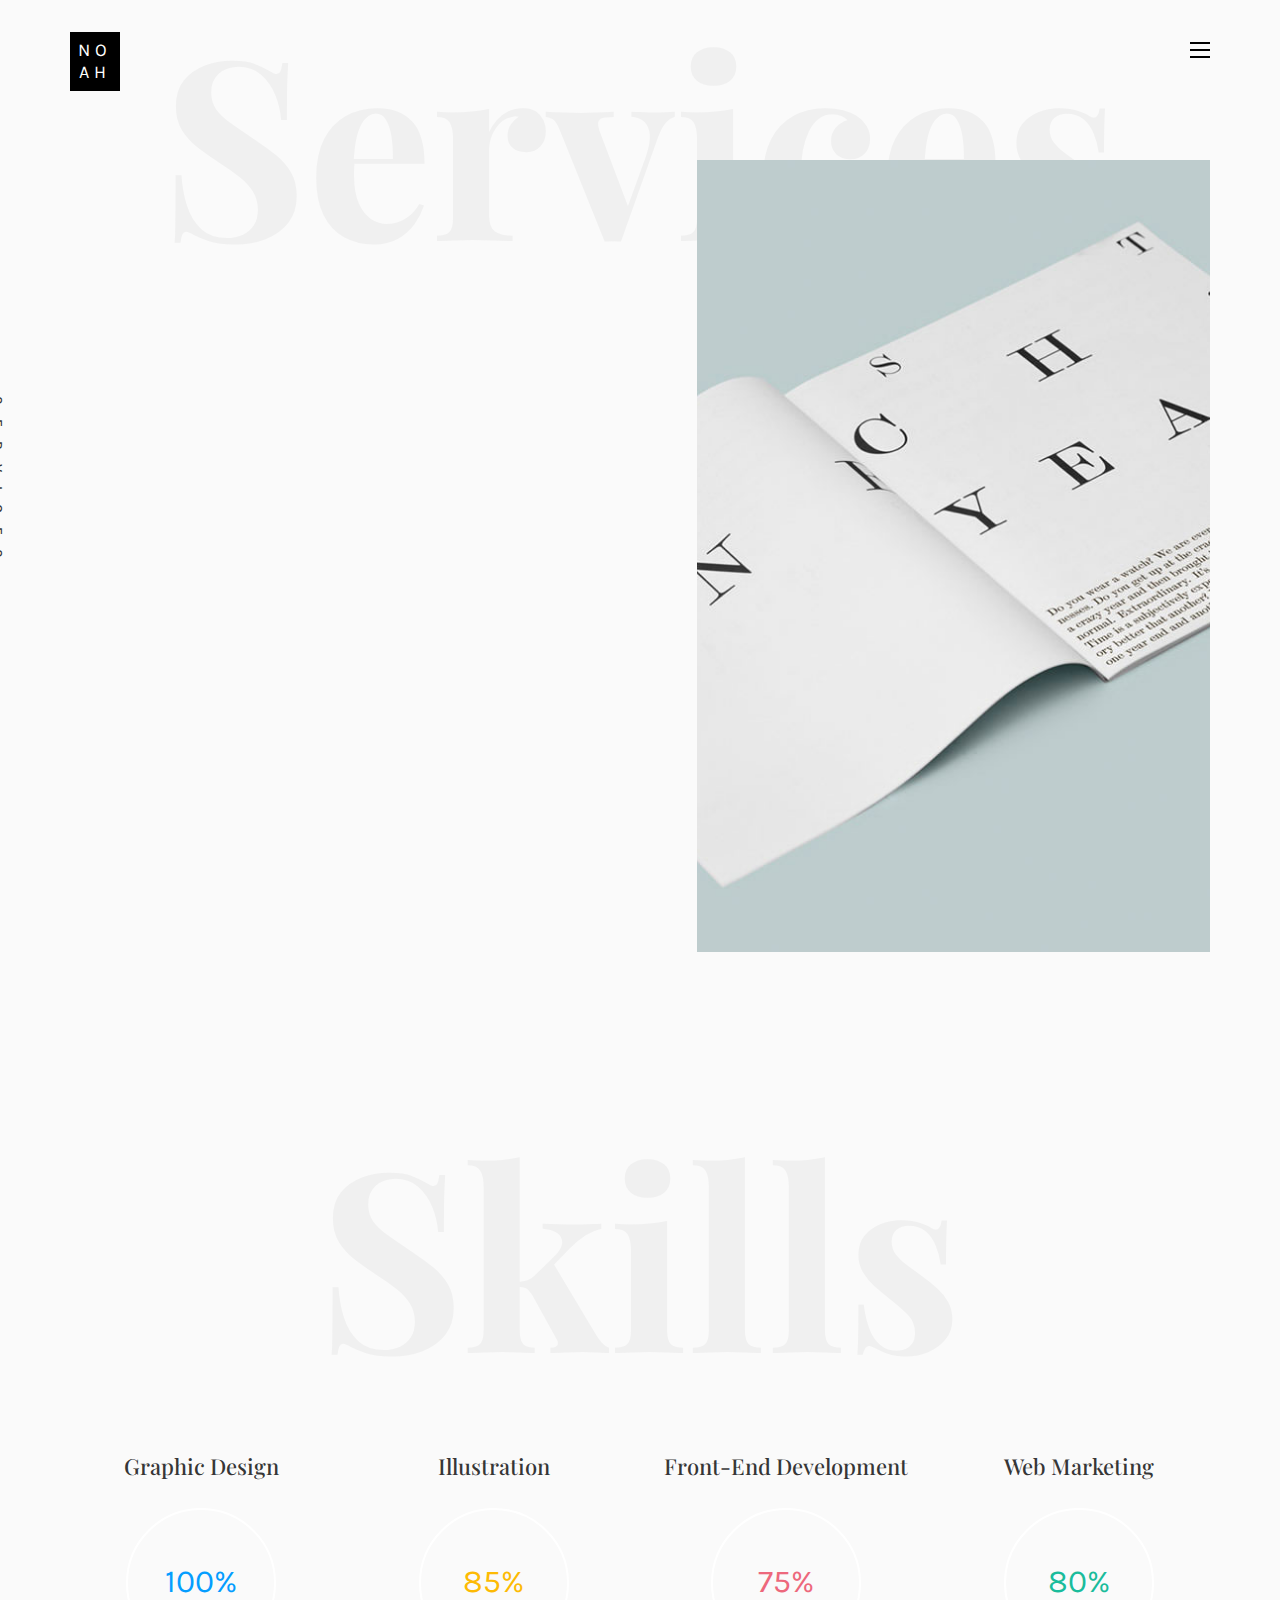
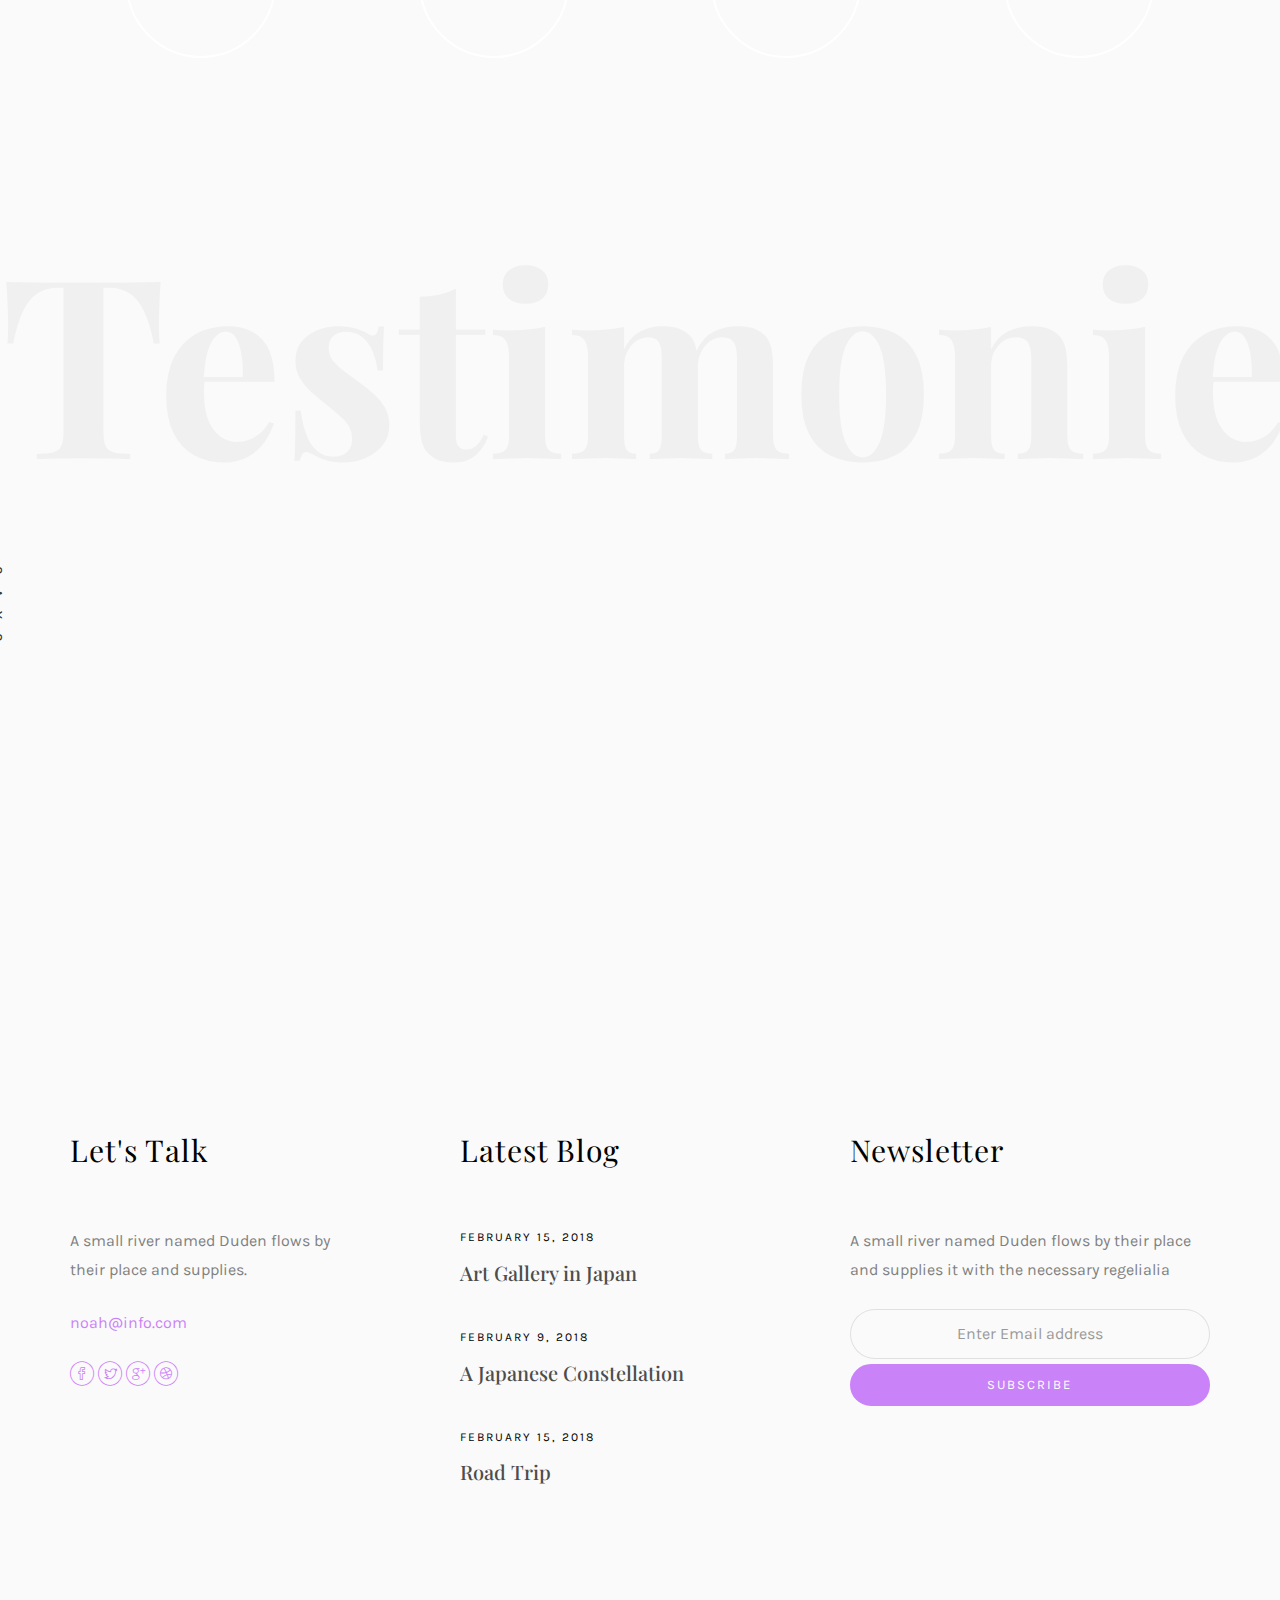
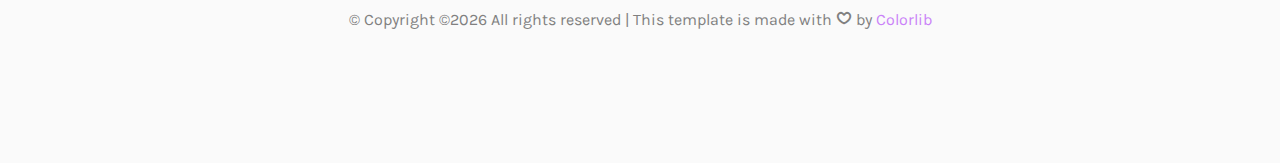
<file: services.html>
<!DOCTYPE HTML>
<html>
	<head>
	<meta charset="utf-8">
	<meta http-equiv="X-UA-Compatible" content="IE=edge">
	<title>Noah Template</title>
	<meta name="viewport" content="width=device-width, initial-scale=1">
	<meta name="description" content="" />
	<meta name="keywords" content="" />
	<meta name="author" content="" />

  <!-- Facebook and Twitter integration -->
	<meta property="og:title" content=""/>
	<meta property="og:image" content=""/>
	<meta property="og:url" content=""/>
	<meta property="og:site_name" content=""/>
	<meta property="og:description" content=""/>
	<meta name="twitter:title" content="" />
	<meta name="twitter:image" content="" />
	<meta name="twitter:url" content="" />
	<meta name="twitter:card" content="" />

	<!-- Place favicon.ico and apple-touch-icon.png in the root directory -->
	<link rel="shortcut icon" href="favicon.ico">

	<link href="https://fonts.googleapis.com/css?family=Karla:400,700" rel="stylesheet">
	<link href="https://fonts.googleapis.com/css?family=Playfair+Display:400,400i,700" rel="stylesheet">
	
	<!-- Animate.css -->
	<link rel="stylesheet" href="css/animate.css">
	<!-- Icomoon Icon Fonts-->
	<link rel="stylesheet" href="css/icomoon.css">
	<!-- Bootstrap  -->
	<link rel="stylesheet" href="css/bootstrap.css">
	<!-- Owl Carousel -->
	<link rel="stylesheet" href="css/owl.carousel.min.css">
	<link rel="stylesheet" href="css/owl.theme.default.min.css">
	<!-- Magnific Popup -->
	<link rel="stylesheet" href="css/magnific-popup.css">

	<link rel="stylesheet" href="css/style.css">


	<!-- Modernizr JS -->
	<script src="js/modernizr-2.6.2.min.js"></script>
	<!-- FOR IE9 below -->
	<!--[if lt IE 9]>
	<script src="js/respond.min.js"></script>
	<![endif]-->

	</head>
	<body>

	<nav id="colorlib-main-nav" role="navigation">
		<a href="#" class="js-colorlib-nav-toggle colorlib-nav-toggle active"><i></i></a>
		<div class="js-fullheight colorlib-table">
			<div class="colorlib-table-cell js-fullheight">
				<div class="row">
					<div class="col-md-12">
						<div class="form-group">
							<input type="text" class="form-control" id="search" placeholder="Enter any key to search...">
							<button type="submit" class="btn btn-primary"><i class="icon-search3"></i></button>
						</div>
					</div>
				</div>
				<div class="row">
					<div class="col-md-12">
						<ul>
							<li><a href="index.html">Home</a></li>
							<li class="active"><a href="services.html">Services</a></li>
							<li><a href="work.html">Work</a></li>
							<li><a href="blog.html">Blog</a></li>
							<li><a href="about.html">About</a></li>
							<li><a href="contact.html">Contact</a></li>
						</ul>
					</div>
				</div>
				<div class="row">
					<div class="col-md-12">
						<h2 class="head-title">Works</h2>
						<a href="images/work-1.jpg" class="gallery image-popup-link text-center" style="background-image: url(images/work-1.jpg);">
							<span><i class="icon-search3"></i></span>
						</a>
						<a href="images/work-2.jpg" class="gallery image-popup-link text-center" style="background-image: url(images/work-2.jpg);">
							<span><i class="icon-search3"></i></span>
						</a>
						<a href="images/work-3.jpg" class="gallery image-popup-link text-center" style="background-image: url(images/work-3.jpg);">
							<span><i class="icon-search3"></i></span>
						</a>
						<a href="images/work-4.jpg" class="gallery image-popup-link text-center" style="background-image: url(images/work-4.jpg);">
							<span><i class="icon-search3"></i></span>
						</a>
					</div>
				</div>
			</div>
		</div>
	</nav>
	
	<div id="colorlib-page">
		<header>
			<div class="container">
				<div class="row">
					<div class="col-md-12">
						<div class="colorlib-navbar-brand">
							<a class="colorlib-logo" href="index.html"><span>No</span><span>ah</span></a>
						</div>
						<a href="#" class="js-colorlib-nav-toggle colorlib-nav-toggle"><i></i></a>
					</div>
				</div>
			</div>
		</header>
		<div id="colorlib-services">
			<div class="container">
				<div class="row text-center">
					<h2 class="bold">Services</h2>
				</div>
				<div class="row">
					<div class="col-md-12">
						<div class="services-flex">
							<div class="one-third">
								<div class="row">
									<div class="col-md-12 col-md-offset-0 animate-box intro-heading">
										<span>My Services</span>
										<h2>Here Are Some of My Skills</h2>
									</div>
								</div>
								<div class="row">
									<div class="col-md-12">
										<div class="rotate">
											<h2 class="heading">Services</h2>
										</div>
									</div>
									<div class="col-md-6">
										<div class="services animate-box">
											<h3>1 - Graphic Design</h3>
											<ul>
												<li>UI Design</li>
												<li>Website &amp; Digital Design</li>
												<li>Brading &amp; Visual Identity</li>
												<li>Print Design</li>
											</ul>
										</div>
										<div class="services animate-box">
											<h3>3 - Front End Development</h3>
											<ul>
												<li>HTML / CSS</li>
												<li>JS &amp; Jquery Startup</li>
												<li>WordPress</li>
												<li>Jomla</li>
											</ul>
										</div>
									</div>
									<div class="col-md-6">
										<div class="services animate-box">
											<h3>2 - Illustration</h3>
											<ul>
												<li>Editorial</li>
												<li>Narrative</li>
												<li>Motion Graphics</li>
												<li>Animation</li>
												<li>Visual Effects</li>
											</ul>
										</div>
										<div class="services animate-box">
											<h3>4 - Web Marketing</h3>
											<ul>
												<li>Sales Marketing</li>
												<li>Invoice</li>
												<li>eCommerce</li>
											</ul>
										</div>
									</div>
								</div>
							</div>
							<div class="one-forth services-img" style="background-image: url(images/services-img.jpg);">
							</div>
						</div>
					</div>
				</div>
			</div>
		</div>

		<div id="colorlib-progress">
			<div class="container">
				<div class="row text-center">
					<h2 class="bold">Skills</h2>
				</div>
				<div class="row">
					<div class="col-md-12 col-md-offset-0 text-center animate-box intro-heading">
						<span>Skills</span>
						<h2>My Skills</h2>
					</div>
				</div>
				<div class="row">
			      <div class="col-md-3 col-sm-6 text-center">
			      	<h2 class="progress-head">Graphic Design</h2>
		            <div class="progress blue">
		                <span class="progress-left">
		                    <span class="progress-bar"></span>
		                </span>
		                <span class="progress-right">
		                    <span class="progress-bar"></span>
		                </span>
		                <div class="progress-value">100%</div>
		            </div>
		         </div>
			 
		         <div class="col-md-3 col-sm-6 text-center">
		         	<h2 class="progress-head">Illustration</h2>
		            <div class="progress yellow">
		                <span class="progress-left">
		                    <span class="progress-bar"></span>
		                </span>
		                <span class="progress-right">
		                    <span class="progress-bar"></span>
		                </span>
		                <div class="progress-value">85%</div>
		            </div>
		         </div>

		         <div class="col-md-3 col-sm-6 text-center">
		         	<h2 class="progress-head">Front-End Development</h2>
		            <div class="progress pink">
		                <span class="progress-left">
		                    <span class="progress-bar"></span>
		                </span>
		                <span class="progress-right">
		                    <span class="progress-bar"></span>
		                </span>
		                <div class="progress-value">75%</div>
		            </div>
		         </div>

		         <div class="col-md-3 col-sm-6 text-center">
		         	<h2 class="progress-head">Web Marketing</h2>
		            <div class="progress green">
		                <span class="progress-left">
		                    <span class="progress-bar"></span>
		                </span>
		                <span class="progress-right">
		                    <span class="progress-bar"></span>
		                </span>
		                <div class="progress-value">80%</div>
		            </div>
		         </div>
			   </div>
			</div>
		</div>

		<div id="colorlib-testimony">
			<div class="container">
				<div class="row text-center">
					<h2 class="bold">Testimonies</h2>
				</div>
				<div class="row">
					<div class="col-md-12 col-md-offset-0 text-center animate-box intro-heading">
						<span>Testimonies</span>
						<h2>Clients Says</h2>
					</div>
				</div>
				<div class="row">
					<div class="col-md-12">
						<div class="rotate">
							<h2 class="heading">Says</h2>
						</div>
					</div>
				</div>
				<div class="row animate-box">
					<div class="owl-carousel">
						<div class="item">
							<div class="col-md-12 text-center">
								<div class="testimony">
									<blockquote>
										<p>"A small river named Duden flows by their place and supplies it with the necessary regelialia.</p>
										<span>" &mdash; George Brooks</span>
									</blockquote>
								</div>
							</div>
						</div>
						<div class="item">
							<div class="col-md-12 text-center">
								<div class="testimony">
									<blockquote>
										<p>"Even the all-powerful Pointing has no control about the blind texts it is an almost unorthographic life One day however a small line of blind text by the name of Lorem Ipsum decided to leave for the far World of Grammar.</p>
										<span>" &mdash; Daniel Foster</span>
									</blockquote>
								</div>
							</div>
						</div>
						<div class="item">
							<div class="col-md-12 text-center">
								<div class="testimony">
									<blockquote>
										<p>"When she reached the first hills of the Italic Mountains, she had a last view back on the skyline of her hometown Bookmarksgrove</p>
										<span>" &mdash; Liam Jenkins</span>
									</blockquote>
								</div>
							</div>
						</div>
					</div>
				</div>
			</div>
		</div>

		<footer>
			<div id="footer">
				<div class="container">
					<div class="row">
						<div class="col-md-4 col-pb-sm">
							<div class="row">
								<div class="col-md-10">
									<h2>Let's Talk</h2>
									<p>A small river named Duden flows by their place and supplies.</p>
									<p><a href="#">noah@info.com</a></p>
									<p class="colorlib-social-icons">
										<a href="#"><i class="icon-facebook4"></i></a>
										<a href="#"><i class="icon-twitter3"></i></a>
										<a href="#"><i class="icon-googleplus"></i></a>
										<a href="#"><i class="icon-dribbble2"></i></a>
									</p>
								</div>
							</div>
						</div>
						<div class="col-md-4 col-pb-sm">
							<h2>Latest Blog</h2>
							<div class="f-entry">
								<a href="#" class="featured-img" style="background-image: url(images/img-1.jpg);"></a>
								<div class="desc">
									<span>February 15, 2018</span>
									<h3><a href="#">Art Gallery in Japan</a></h3>
								</div>
							</div>
							<div class="f-entry">
								<a href="#" class="featured-img" style="background-image: url(images/img-2.jpg);"></a>
								<div class="desc">
									<span>February 9, 2018</span>
									<h3><a href="#">A Japanese Constellation</a></h3>
								</div>
							</div>
							<div class="f-entry">
								<a href="#" class="featured-img" style="background-image: url(images/img-3.jpg);"></a>
								<div class="desc">
									<span>February 15, 2018</span>
									<h3><a href="#">Road Trip</a></h3>
								</div>
							</div>
						</div>
						<div class="col-md-4 col-pb-sm">
							<h2>Newsletter</h2>
							<p>A small river named Duden flows by their place and supplies it with the necessary regelialia</p>
							<div class="subscribe text-center">
								<div class="form-group">
									<input type="text" class="form-control text-center" placeholder="Enter Email address">
									<input type="submit" value="Subscribe" class="btn btn-primary btn-custom">
								</div>
							</div>
						</div>
					</div>
					<div class="row">
						<div class="col-md-12 text-center">
							<p>
								&copy; <!-- Link back to Colorlib can't be removed. Template is licensed under CC BY 3.0. -->
Copyright &copy;<script>document.write(new Date().getFullYear());</script> All rights reserved | This template is made with <i class="icon-heart4" aria-hidden="true"></i> by <a href="https://colorlib.com" target="_blank">Colorlib</a>
<!-- Link back to Colorlib can't be removed. Template is licensed under CC BY 3.0. -->
							</p>
						</div>
					</div>
				</div>
			</div>
		</footer>
	
	</div>

	<!-- jQuery -->
	<script src="js/jquery.min.js"></script>
	<!-- jQuery Easing -->
	<script src="js/jquery.easing.1.3.js"></script>
	<!-- Bootstrap -->
	<script src="js/bootstrap.min.js"></script>
	<!-- Waypoints -->
	<script src="js/jquery.waypoints.min.js"></script>
	<!-- Owl Carousel -->
	<script src="js/owl.carousel.min.js"></script>
	<!-- Magnific Popup -->
	<script src="js/jquery.magnific-popup.min.js"></script>
	<script src="js/magnific-popup-options.js"></script>

	<!-- Main JS (Do not remove) -->
	<script src="js/main.js"></script>

	</body>
</html>
</file>
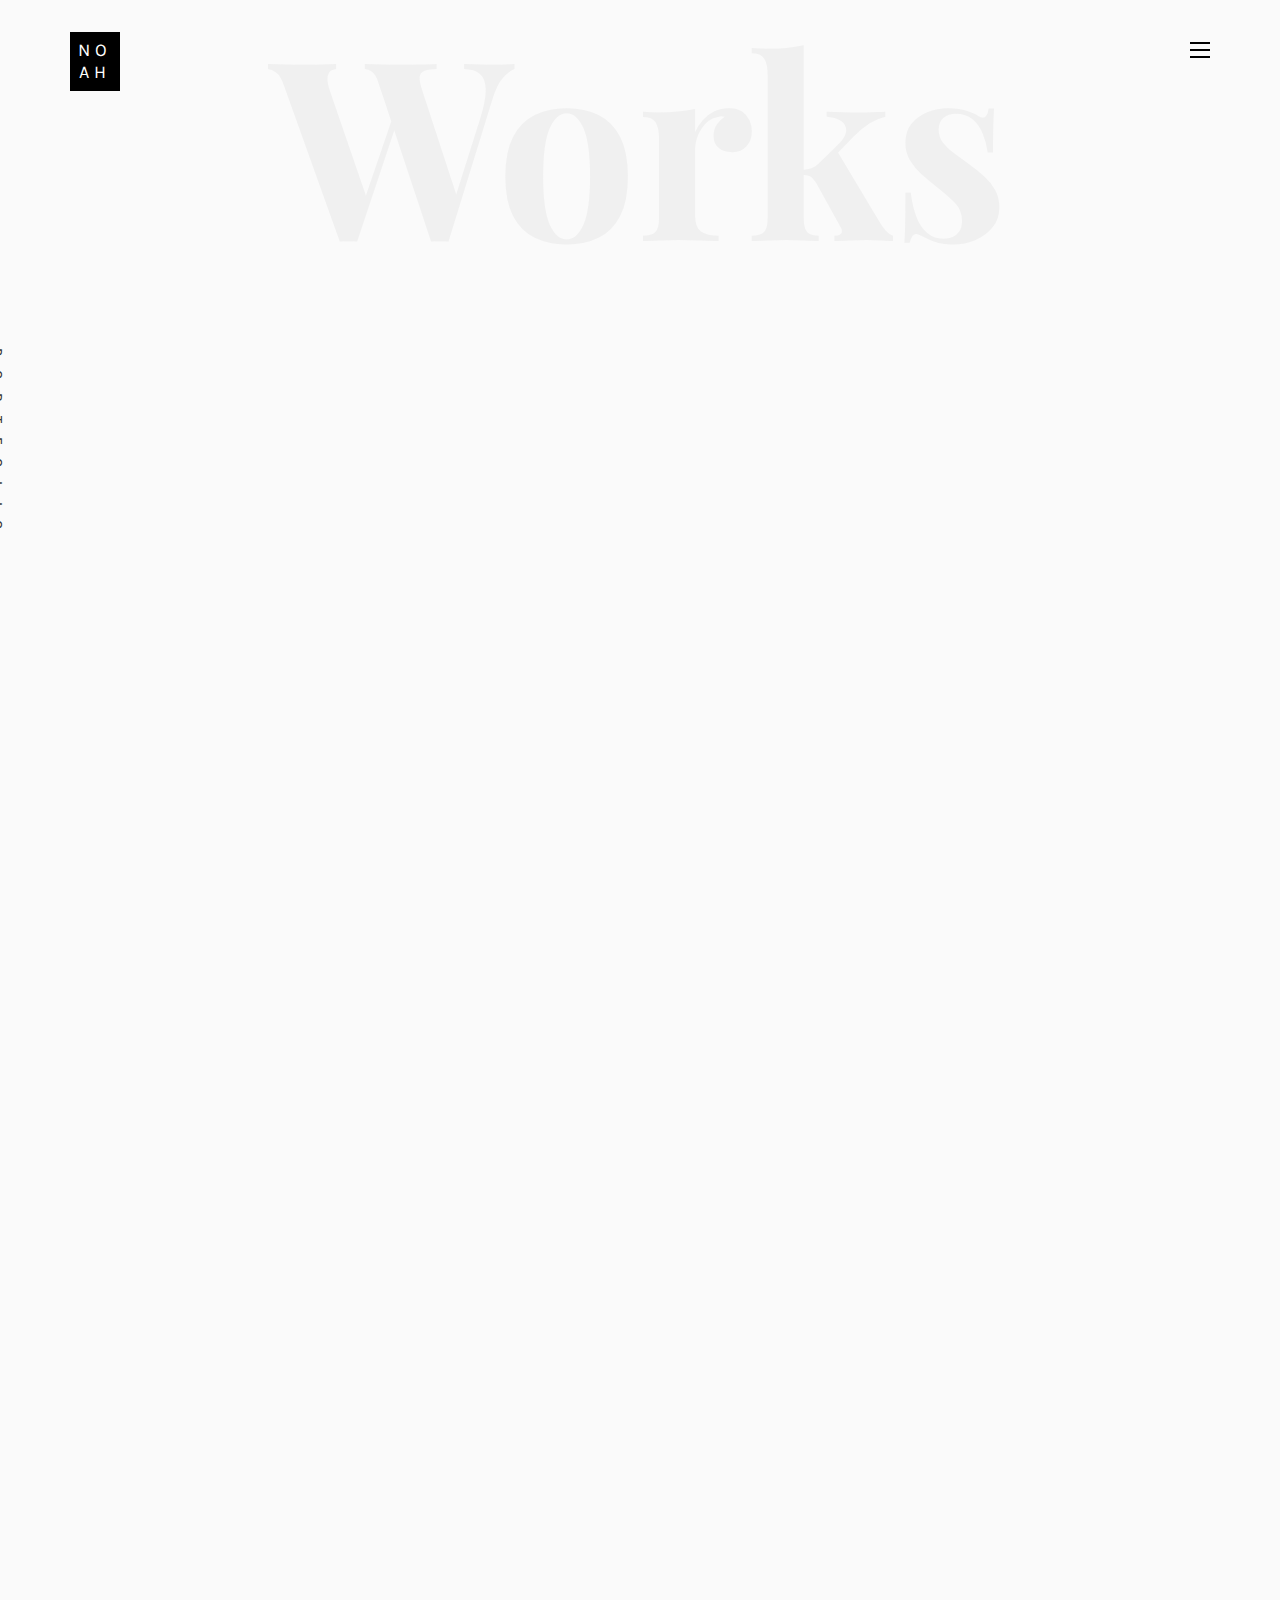
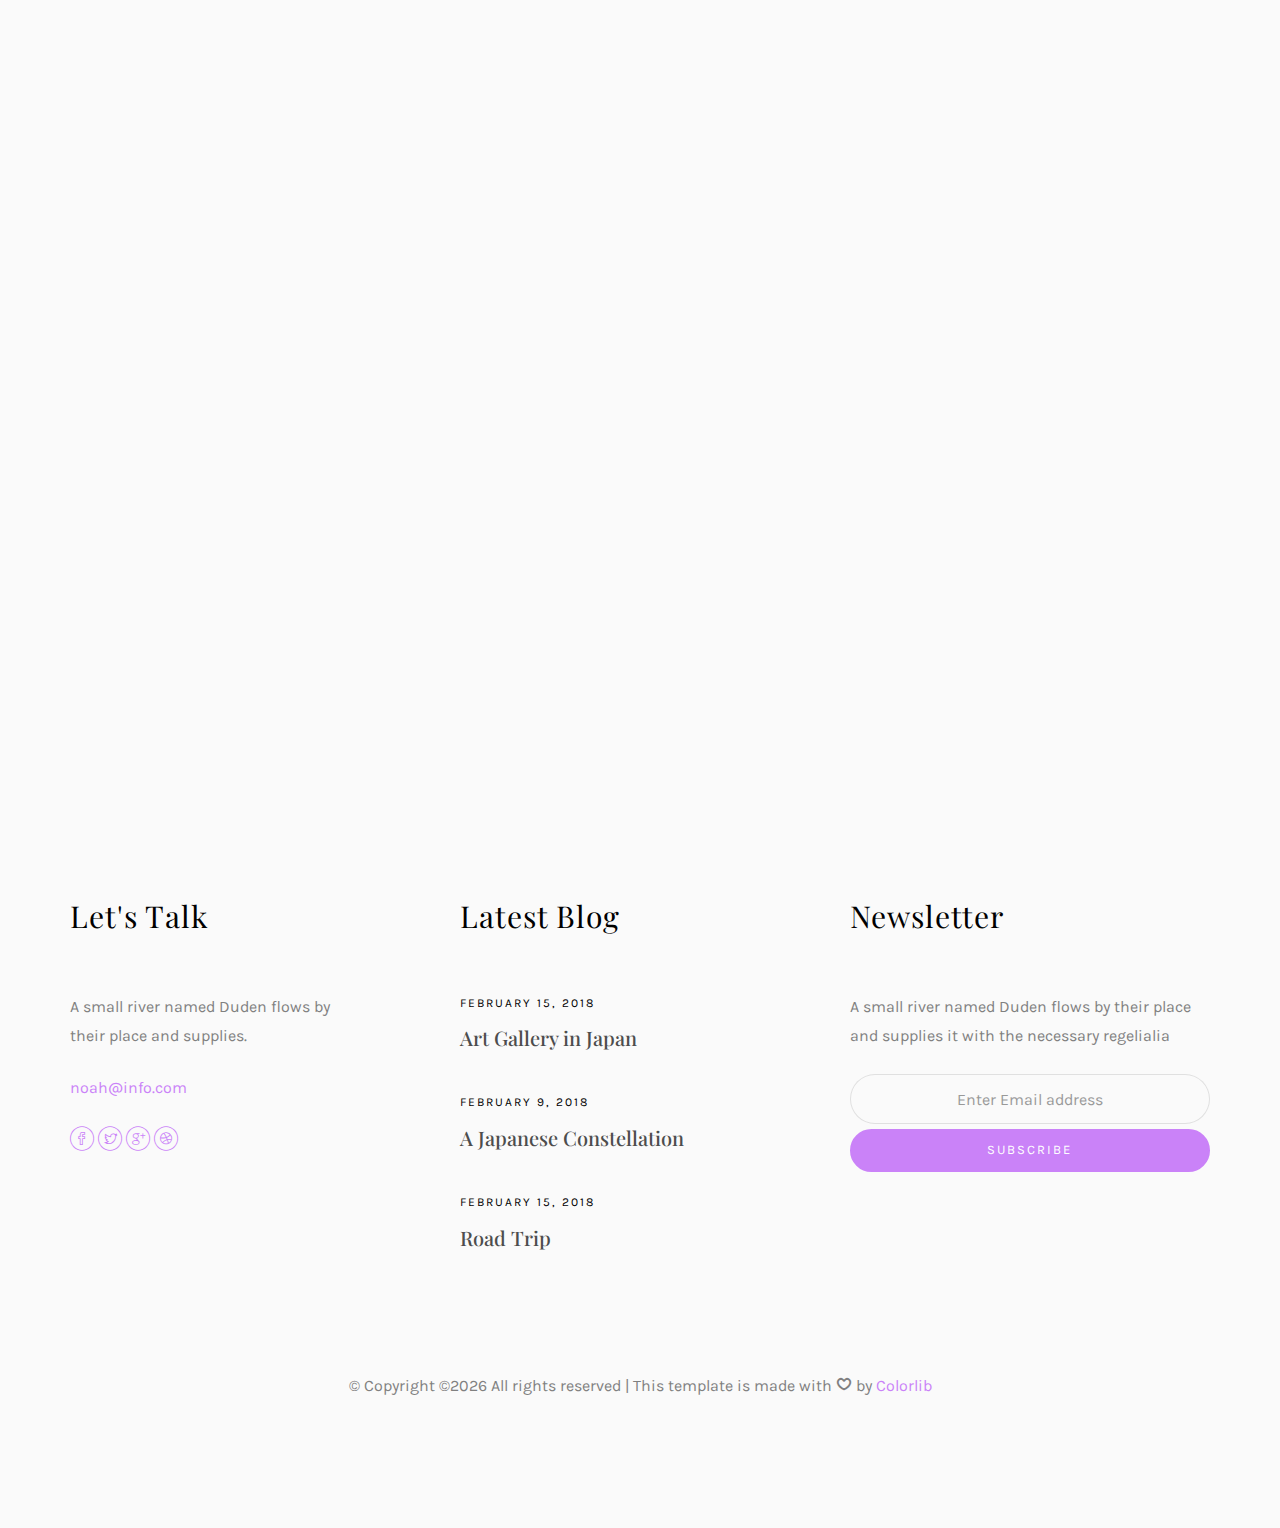
<file: work-single.html>
<!DOCTYPE HTML>
<html>
	<head>
	<meta charset="utf-8">
	<meta http-equiv="X-UA-Compatible" content="IE=edge">
	<title>Noah Template</title>
	<meta name="viewport" content="width=device-width, initial-scale=1">
	<meta name="description" content="" />
	<meta name="keywords" content="" />
	<meta name="author" content="" />

  <!-- Facebook and Twitter integration -->
	<meta property="og:title" content=""/>
	<meta property="og:image" content=""/>
	<meta property="og:url" content=""/>
	<meta property="og:site_name" content=""/>
	<meta property="og:description" content=""/>
	<meta name="twitter:title" content="" />
	<meta name="twitter:image" content="" />
	<meta name="twitter:url" content="" />
	<meta name="twitter:card" content="" />

	<!-- Place favicon.ico and apple-touch-icon.png in the root directory -->
	<link rel="shortcut icon" href="favicon.ico">

	<link href="https://fonts.googleapis.com/css?family=Karla:400,700" rel="stylesheet">
	<link href="https://fonts.googleapis.com/css?family=Playfair+Display:400,400i,700" rel="stylesheet">
	
	<!-- Animate.css -->
	<link rel="stylesheet" href="css/animate.css">
	<!-- Icomoon Icon Fonts-->
	<link rel="stylesheet" href="css/icomoon.css">
	<!-- Bootstrap  -->
	<link rel="stylesheet" href="css/bootstrap.css">
	<!-- Owl Carousel -->
	<link rel="stylesheet" href="css/owl.carousel.min.css">
	<link rel="stylesheet" href="css/owl.theme.default.min.css">
	<!-- Magnific Popup -->
	<link rel="stylesheet" href="css/magnific-popup.css">

	<link rel="stylesheet" href="css/style.css">


	<!-- Modernizr JS -->
	<script src="js/modernizr-2.6.2.min.js"></script>
	<!-- FOR IE9 below -->
	<!--[if lt IE 9]>
	<script src="js/respond.min.js"></script>
	<![endif]-->

	</head>
	<body>

	<nav id="colorlib-main-nav" role="navigation">
		<a href="#" class="js-colorlib-nav-toggle colorlib-nav-toggle active"><i></i></a>
		<div class="js-fullheight colorlib-table">
			<div class="colorlib-table-cell js-fullheight">
				<div class="row">
					<div class="col-md-12">
						<div class="form-group">
							<input type="text" class="form-control" id="search" placeholder="Enter any key to search...">
							<button type="submit" class="btn btn-primary"><i class="icon-search3"></i></button>
						</div>
					</div>
				</div>
				<div class="row">
					<div class="col-md-12">
						<ul>
							<li><a href="index.html">Home</a></li>
							<li><a href="services.html">Services</a></li>
							<li class="active"><a href="work.html">Work</a></li>
							<li><a href="blog.html">Blog</a></li>
							<li><a href="about.html">About</a></li>
							<li><a href="contact.html">Contact</a></li>
						</ul>
					</div>
				</div>
				<div class="row">
					<div class="col-md-12">
						<h2 class="head-title">Works</h2>
						<a href="images/work-1.jpg" class="gallery image-popup-link text-center" style="background-image: url(images/work-1.jpg);">
							<span><i class="icon-search3"></i></span>
						</a>
						<a href="images/work-2.jpg" class="gallery image-popup-link text-center" style="background-image: url(images/work-2.jpg);">
							<span><i class="icon-search3"></i></span>
						</a>
						<a href="images/work-3.jpg" class="gallery image-popup-link text-center" style="background-image: url(images/work-3.jpg);">
							<span><i class="icon-search3"></i></span>
						</a>
						<a href="images/work-4.jpg" class="gallery image-popup-link text-center" style="background-image: url(images/work-4.jpg);">
							<span><i class="icon-search3"></i></span>
						</a>
					</div>
				</div>
			</div>
		</div>
	</nav>
	
	<div id="colorlib-page">
		<header>
			<div class="container">
				<div class="row">
					<div class="col-md-12">
						<div class="colorlib-navbar-brand">
							<a class="colorlib-logo" href="index.html"><span>No</span><span>ah</span></a>
						</div>
						<a href="#" class="js-colorlib-nav-toggle colorlib-nav-toggle"><i></i></a>
					</div>
				</div>
			</div>
		</header>
		<div id="colorlib-work">
			<div class="container">
				<div class="row text-center">
					<h2 class="bold">Works</h2>
				</div>
				<div class="row">
					<div class="col-md-12 col-md-offset-0 text-center animate-box intro-heading">
						<span>Portfolio</span>
						<h2>Portfolio Single</h2>
					</div>
				</div>
				<div class="row">
					<div class="col-md-12">
						<div class="rotate">
							<h2 class="heading">Portfolio</h2>
						</div>
					</div>
				</div>
				<div class="row">
					<div class="col-md-12">
						<div class="work-entry animate-box">
							<a href="work.html" class="work-img" style="background-image: url(images/work-1.jpg);">
							</a>
							<div class="col-md-8 col-md-offset-2">
								<div class="desc">
									<h2>Pursuing Best</h2>
									<p>Far far away, behind the word mountains, far from the countries Vokalia and Consonantia, there live the blind texts. Separated they live in Bookmarksgrove right at the coast of the Semantics, a large language ocean.</p>
									<p>On her way she met a copy. The copy warned the Little Blind Text, that where it came from it would have been rewritten a thousand times and everything that was left from its origin would be the word "and" and the Little Blind Text should turn around and return to its own, safe country. But nothing the copy said could convince her and so it didn’t take long until a few insidious Copy Writers ambushed her, made her drunk with Longe and Parole and dragged her into their agency, where they abused her for their.</p>
									<img class="img-responsive" src="images/work-2.jpg" alt="html5 bootstrap template by colorlib.com"><br>
									<p>When she reached the first hills of the Italic Mountains, she had a last view back on the skyline of her hometown Bookmarksgrove, the headline of Alphabet Village and the subline of her own road, the Line Lane. Pityful a rethoric question ran over her cheek, then she continued her way.</p>
									<p class="read"><a href="#">Live Preview</a></p>
								</div>
							</div>
						</div>
					</div>
				</div>
			</div>
		</div>

		<footer>
			<div id="footer">
				<div class="container">
					<div class="row">
						<div class="col-md-4 col-pb-sm">
							<div class="row">
								<div class="col-md-10">
									<h2>Let's Talk</h2>
									<p>A small river named Duden flows by their place and supplies.</p>
									<p><a href="#">noah@info.com</a></p>
									<p class="colorlib-social-icons">
										<a href="#"><i class="icon-facebook4"></i></a>
										<a href="#"><i class="icon-twitter3"></i></a>
										<a href="#"><i class="icon-googleplus"></i></a>
										<a href="#"><i class="icon-dribbble2"></i></a>
									</p>
								</div>
							</div>
						</div>
						<div class="col-md-4 col-pb-sm">
							<h2>Latest Blog</h2>
							<div class="f-entry">
								<a href="#" class="featured-img" style="background-image: url(images/img-1.jpg);"></a>
								<div class="desc">
									<span>February 15, 2018</span>
									<h3><a href="#">Art Gallery in Japan</a></h3>
								</div>
							</div>
							<div class="f-entry">
								<a href="#" class="featured-img" style="background-image: url(images/img-2.jpg);"></a>
								<div class="desc">
									<span>February 9, 2018</span>
									<h3><a href="#">A Japanese Constellation</a></h3>
								</div>
							</div>
							<div class="f-entry">
								<a href="#" class="featured-img" style="background-image: url(images/img-3.jpg);"></a>
								<div class="desc">
									<span>February 15, 2018</span>
									<h3><a href="#">Road Trip</a></h3>
								</div>
							</div>
						</div>
						<div class="col-md-4 col-pb-sm">
							<h2>Newsletter</h2>
							<p>A small river named Duden flows by their place and supplies it with the necessary regelialia</p>
							<div class="subscribe text-center">
								<div class="form-group">
									<input type="text" class="form-control text-center" placeholder="Enter Email address">
									<input type="submit" value="Subscribe" class="btn btn-primary btn-custom">
								</div>
							</div>
						</div>
					</div>
					<div class="row">
						<div class="col-md-12 text-center">
							<p>
								&copy; <!-- Link back to Colorlib can't be removed. Template is licensed under CC BY 3.0. -->
Copyright &copy;<script>document.write(new Date().getFullYear());</script> All rights reserved | This template is made with <i class="icon-heart4" aria-hidden="true"></i> by <a href="https://colorlib.com" target="_blank">Colorlib</a>
<!-- Link back to Colorlib can't be removed. Template is licensed under CC BY 3.0. -->
							</p>
						</div>
					</div>
				</div>
			</div>
		</footer>
	
	</div>

	<!-- jQuery -->
	<script src="js/jquery.min.js"></script>
	<!-- jQuery Easing -->
	<script src="js/jquery.easing.1.3.js"></script>
	<!-- Bootstrap -->
	<script src="js/bootstrap.min.js"></script>
	<!-- Waypoints -->
	<script src="js/jquery.waypoints.min.js"></script>
	<!-- Owl Carousel -->
	<script src="js/owl.carousel.min.js"></script>
	<!-- Magnific Popup -->
	<script src="js/jquery.magnific-popup.min.js"></script>
	<script src="js/magnific-popup-options.js"></script>

	<!-- Main JS (Do not remove) -->
	<script src="js/main.js"></script>

	</body>
</html>
</file>
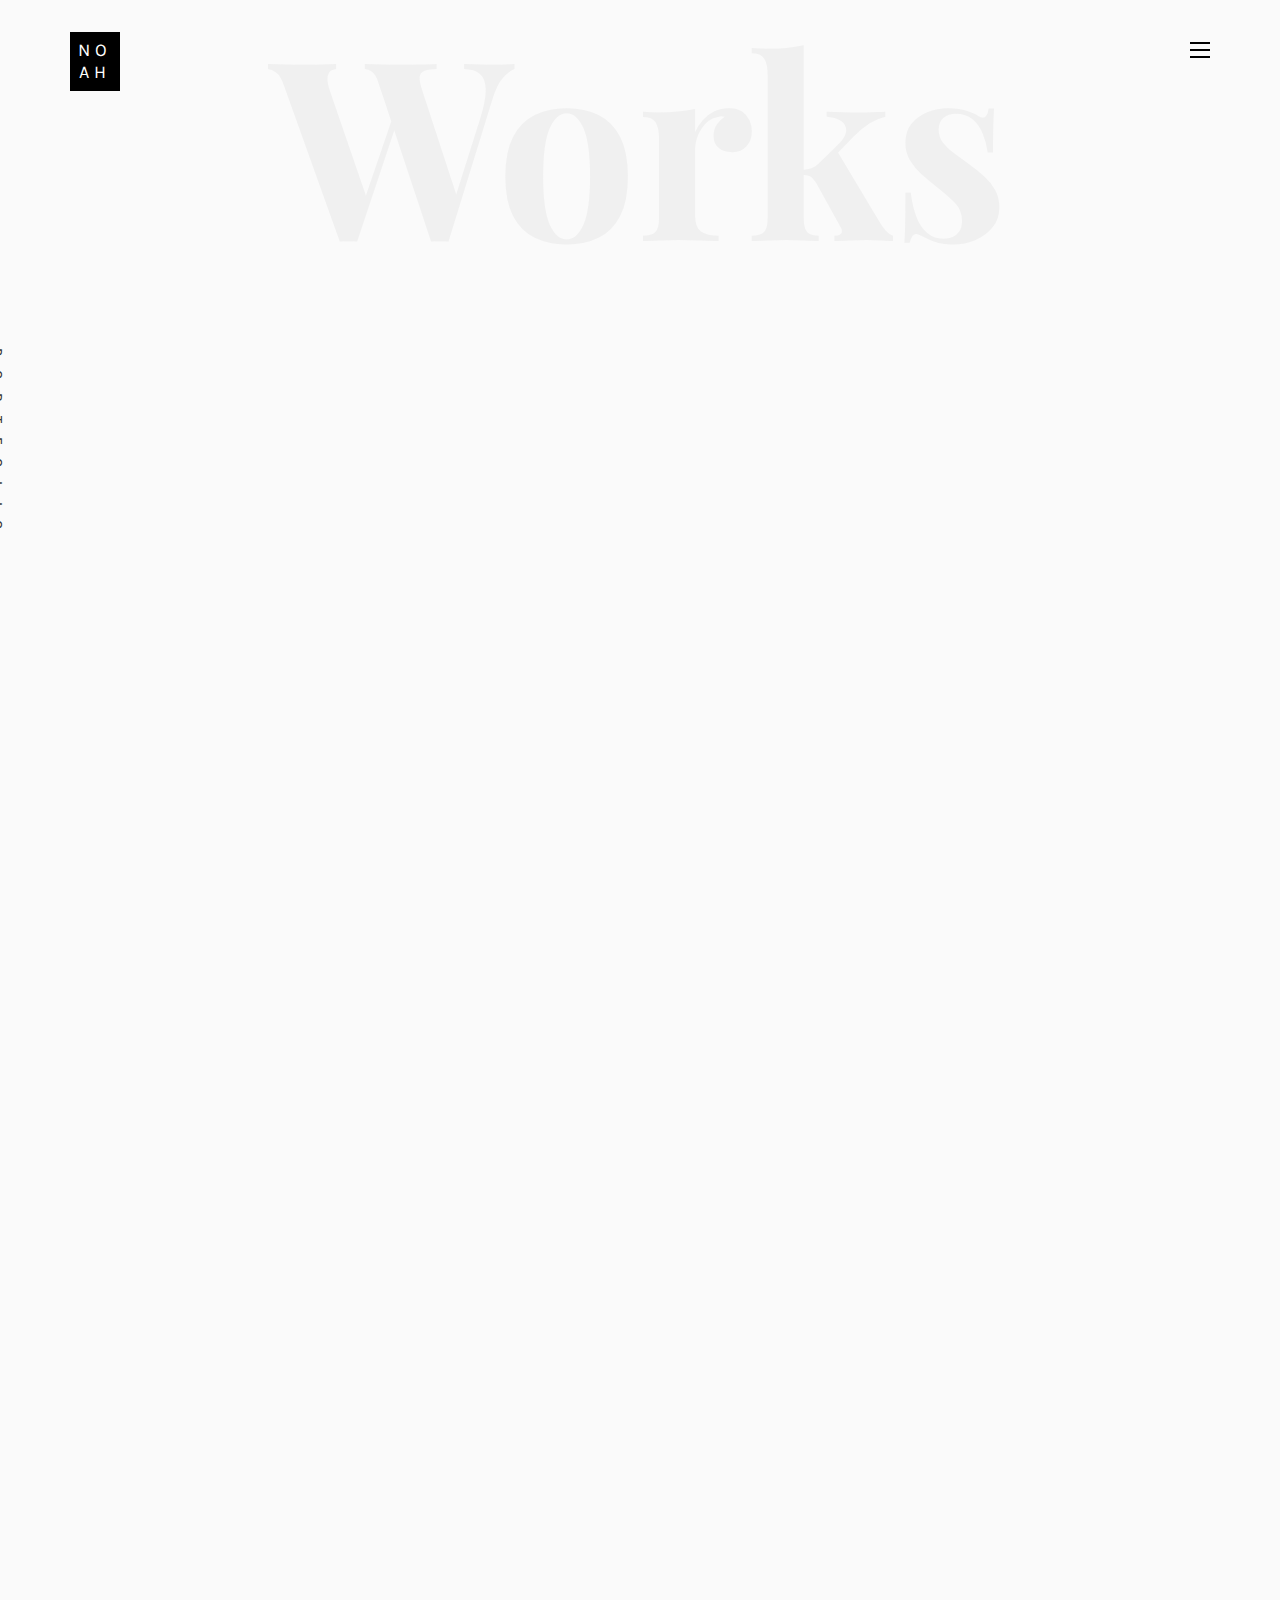
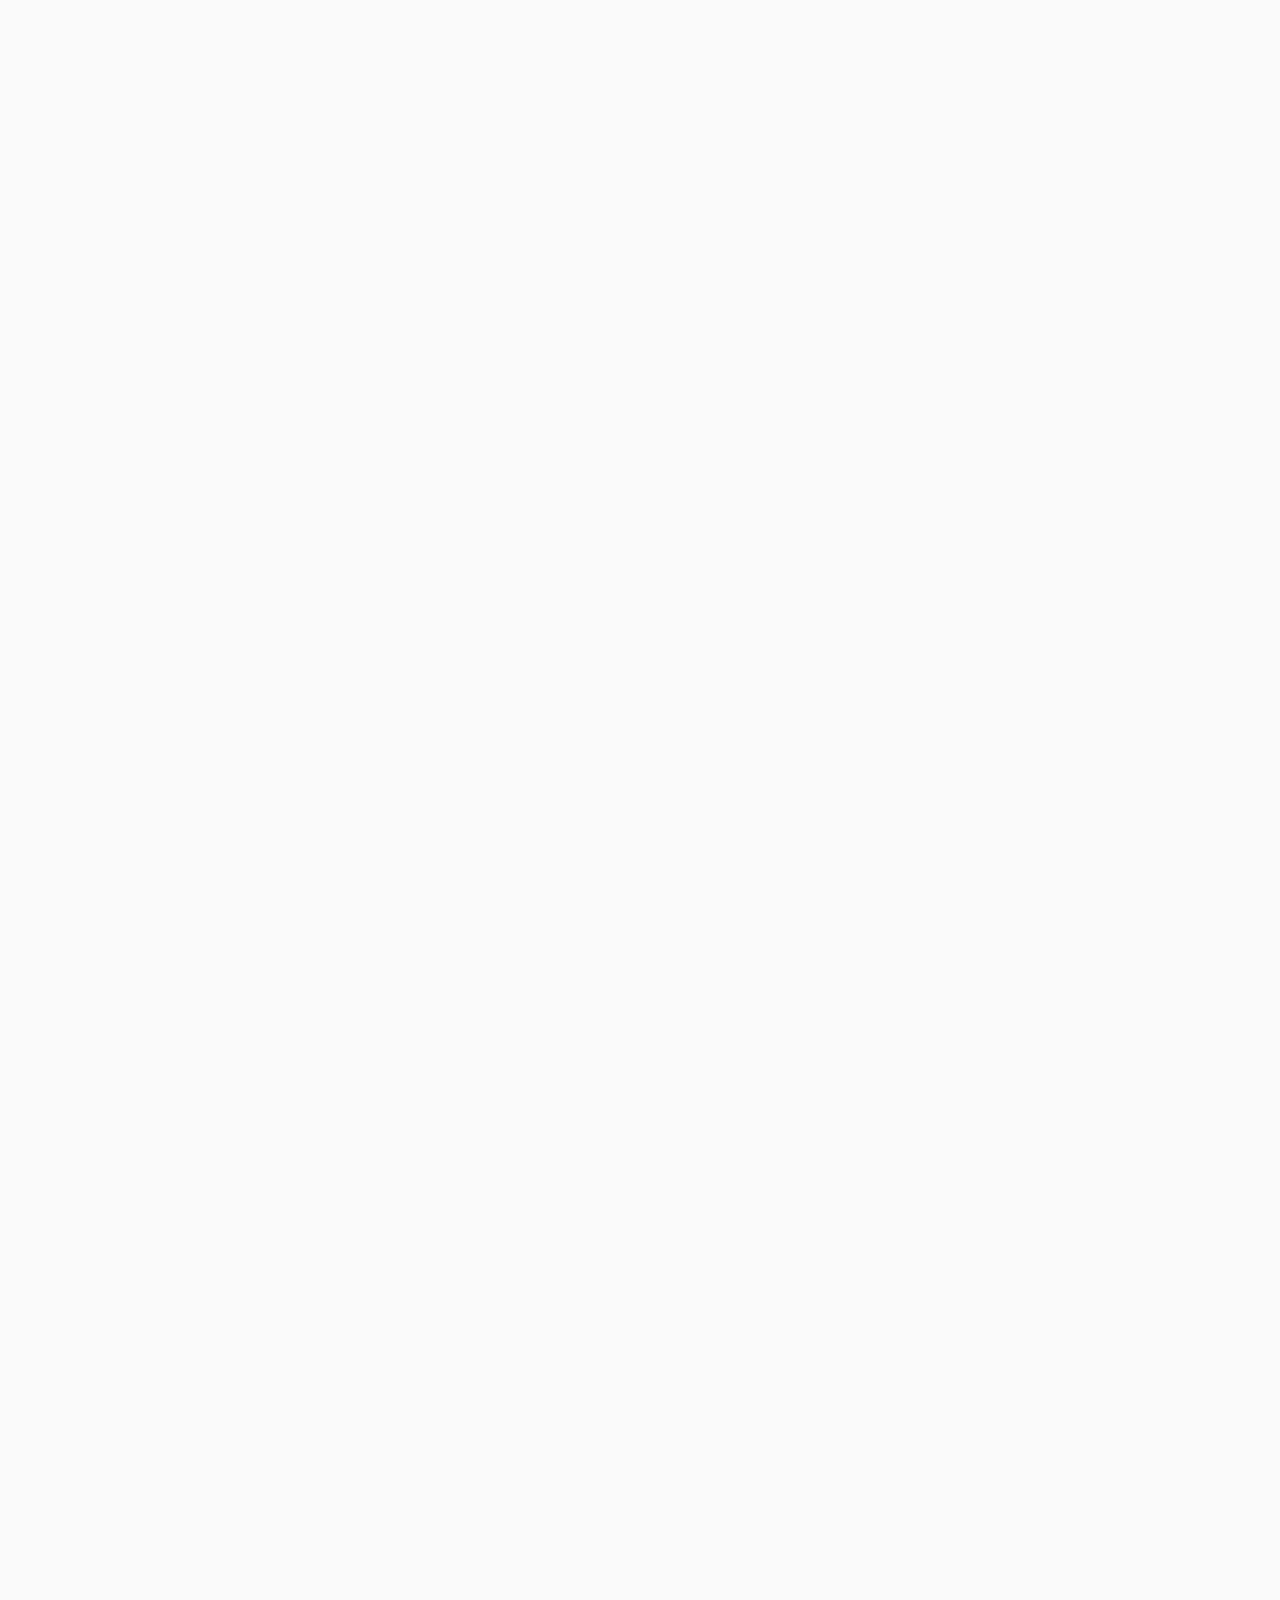
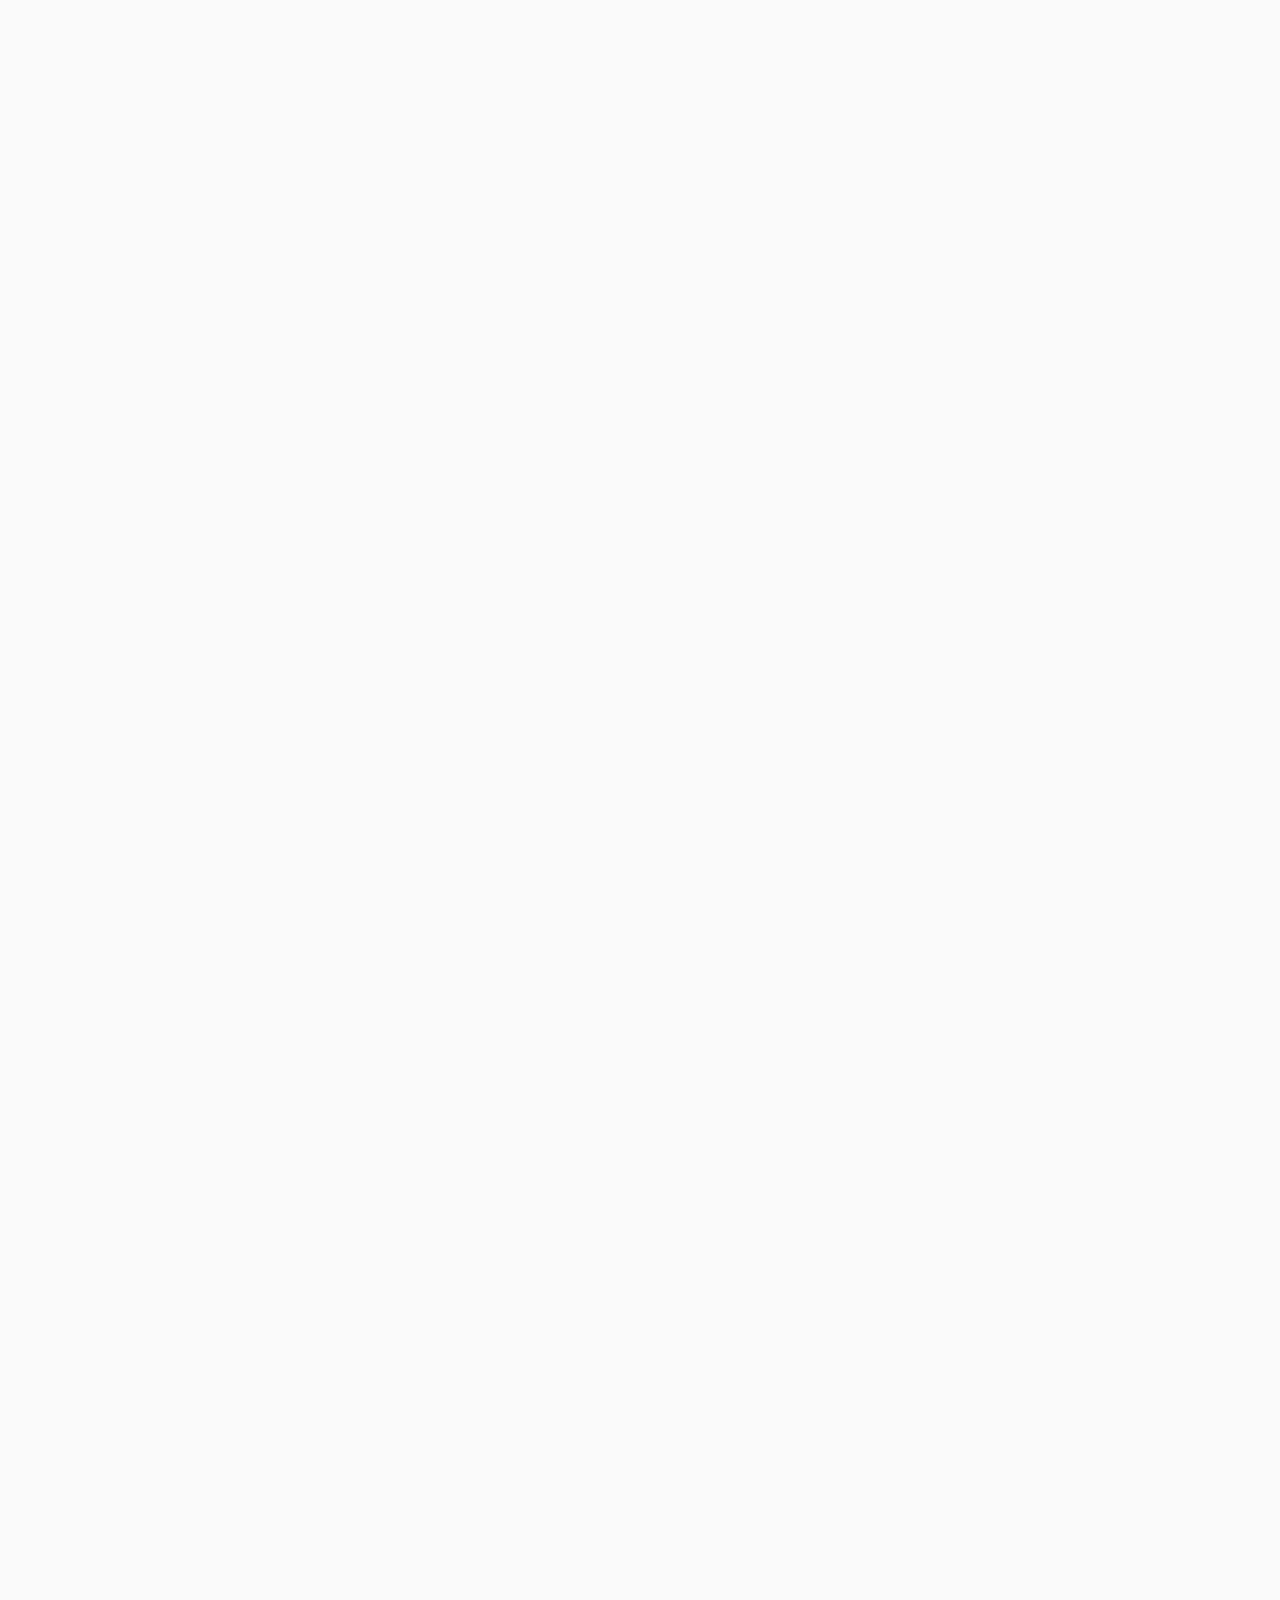
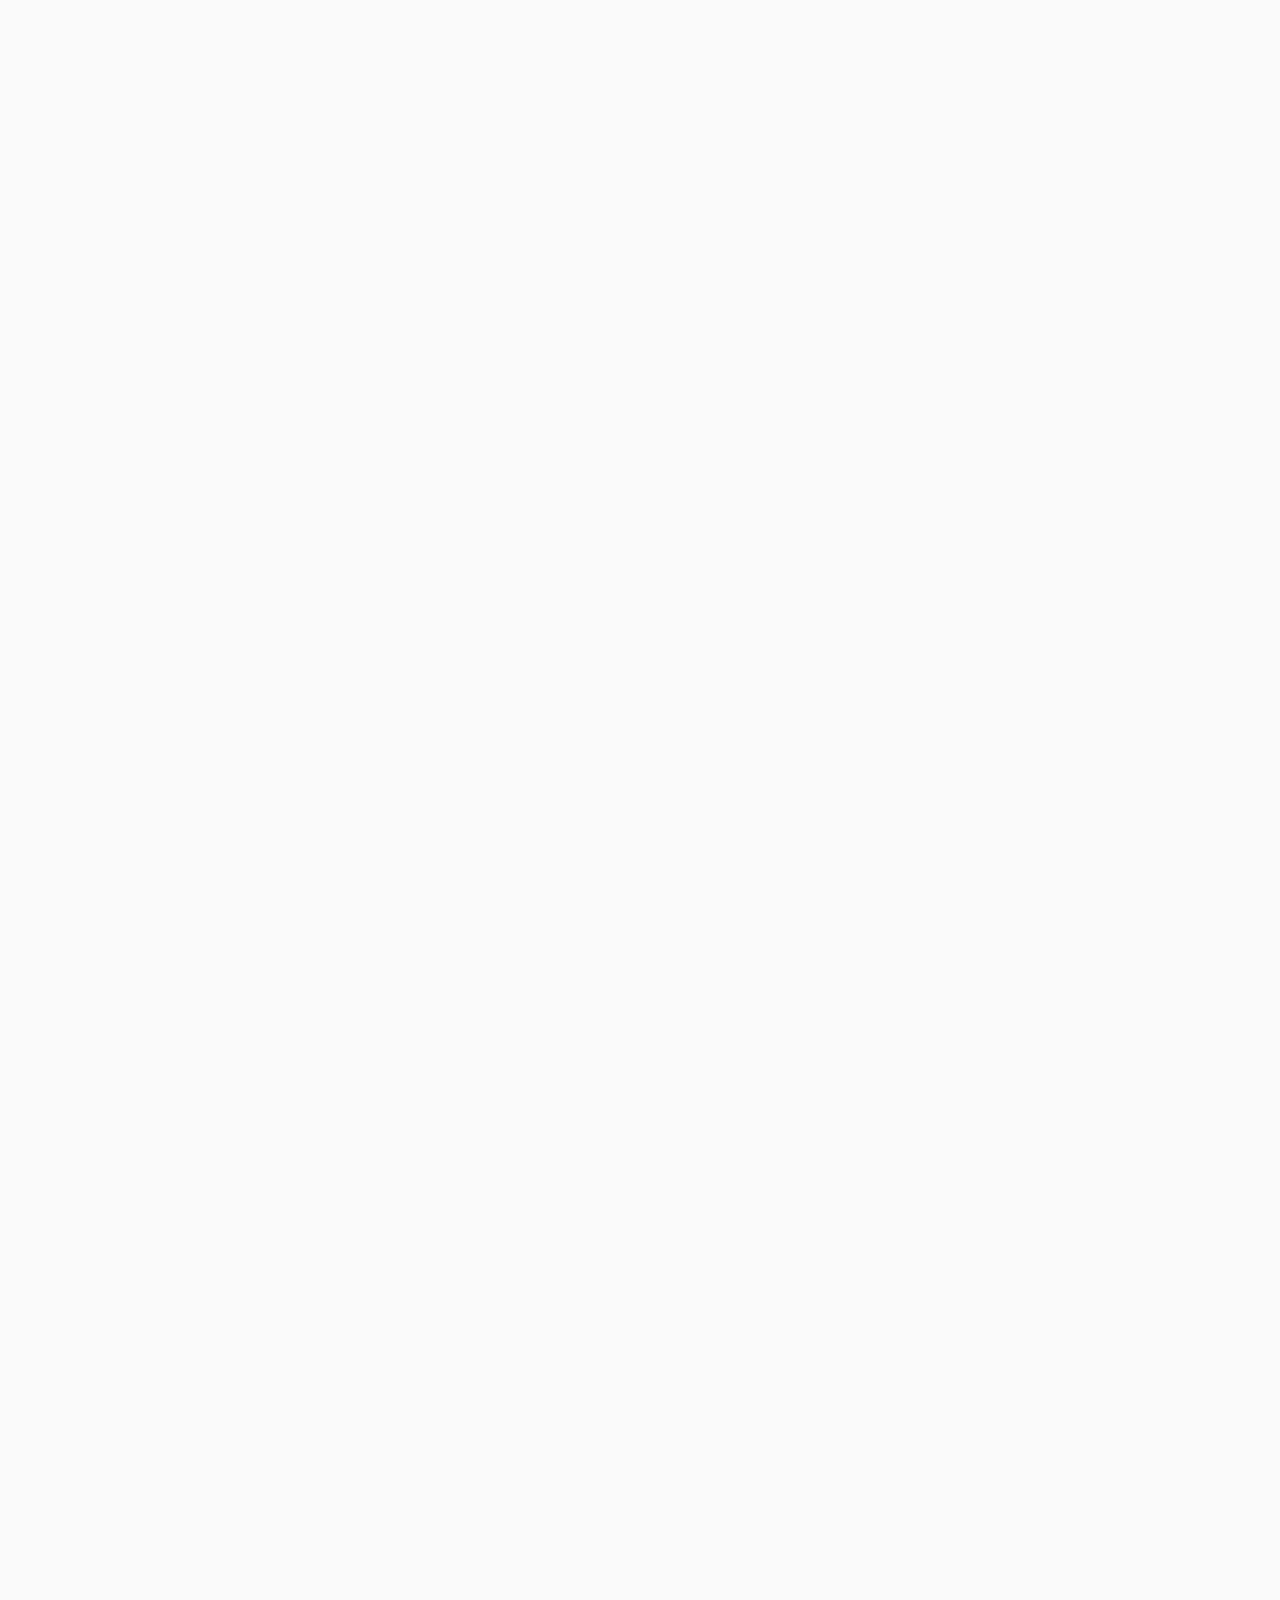
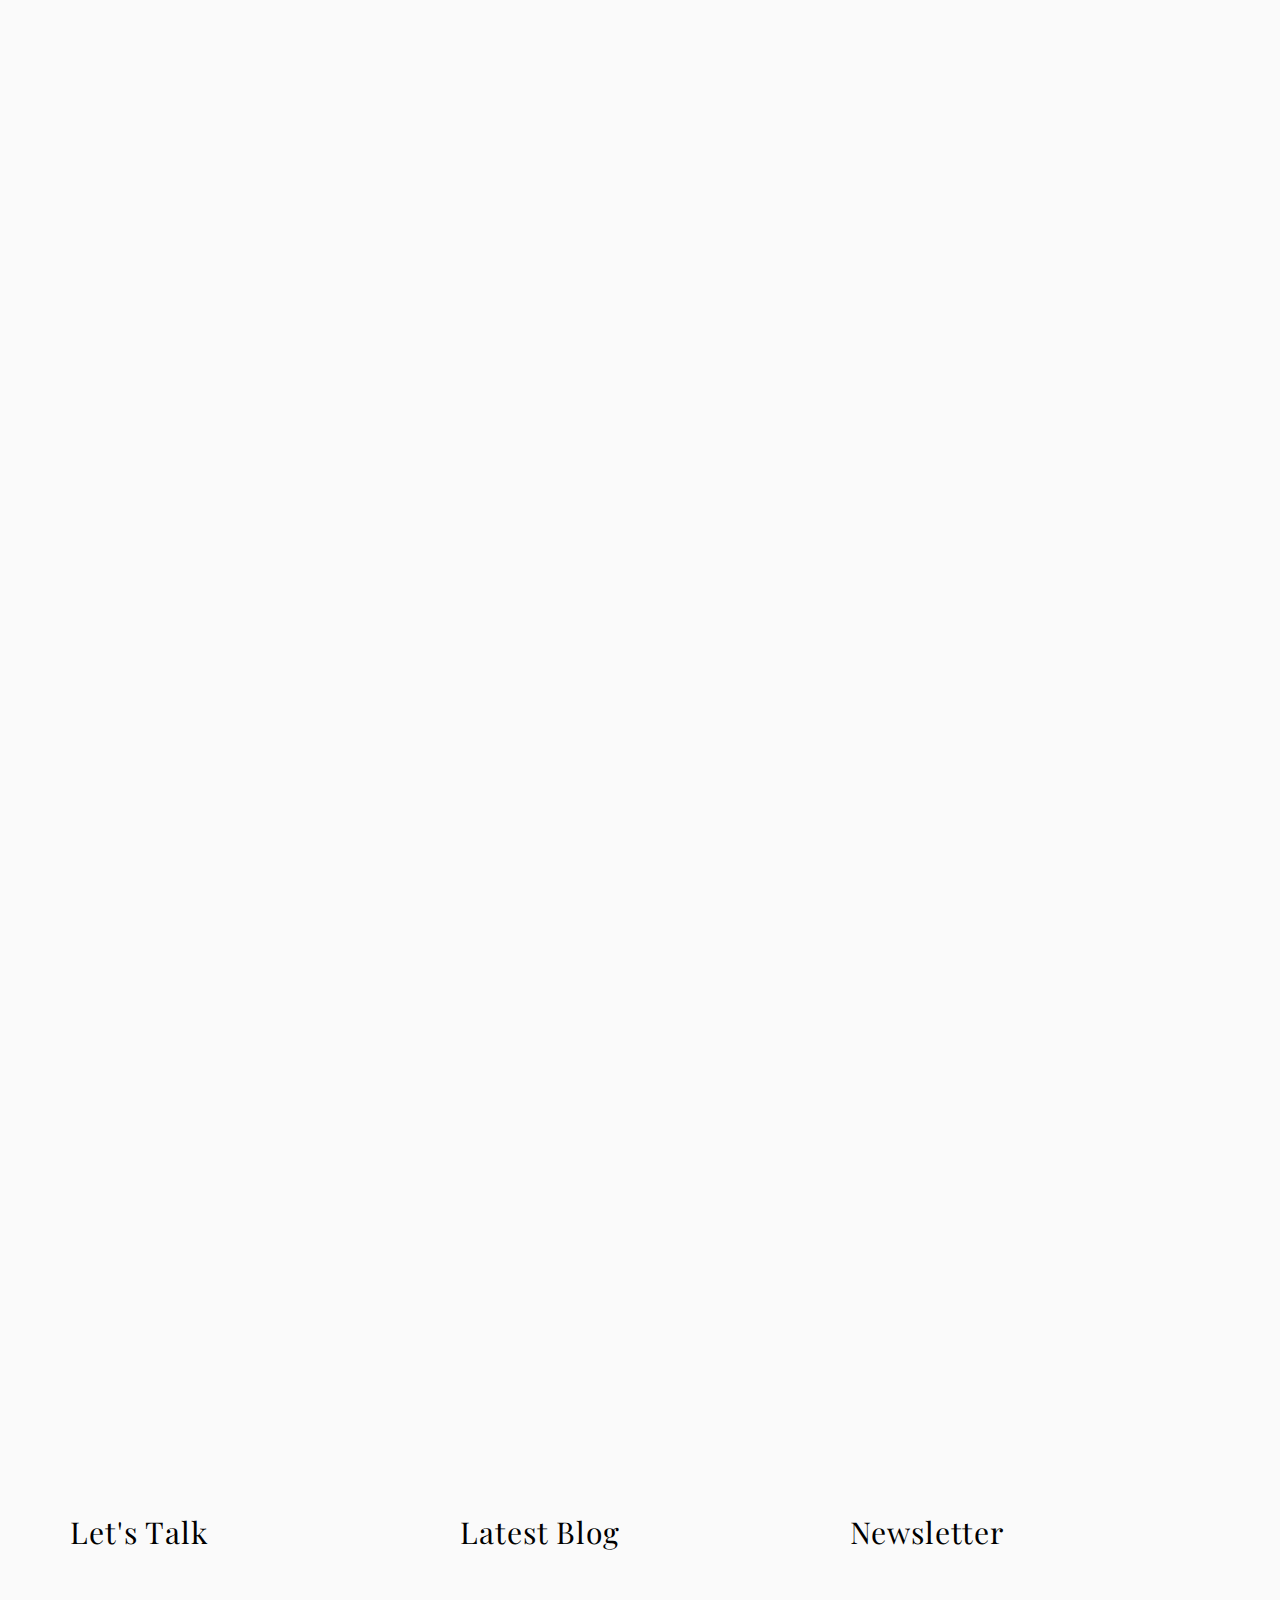
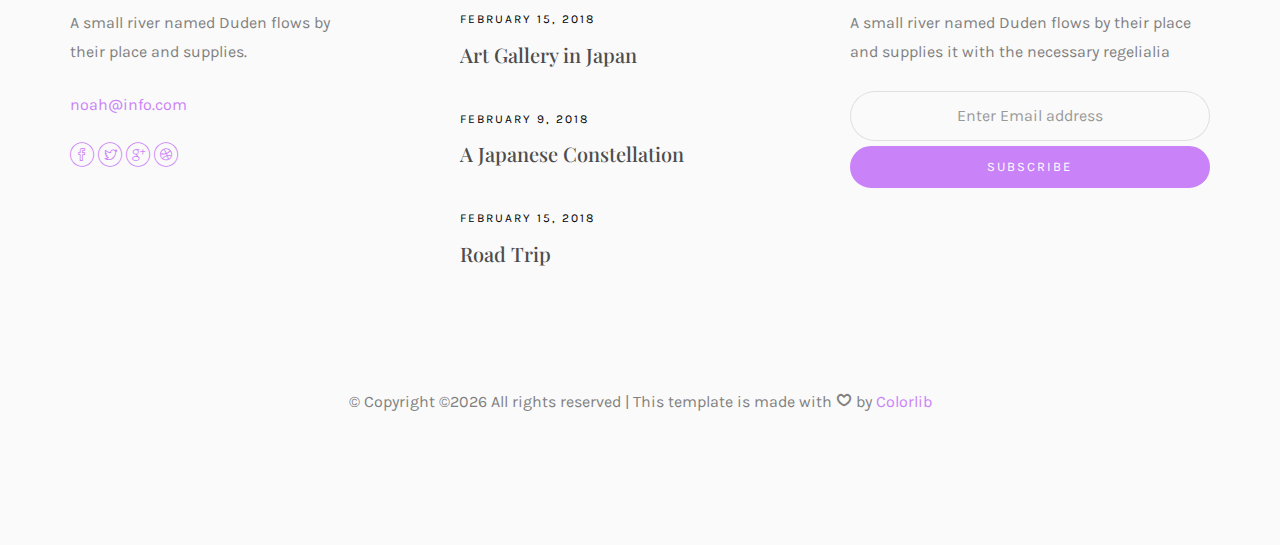
<file: work.html>
<!DOCTYPE HTML>
<html>
	<head>
	<meta charset="utf-8">
	<meta http-equiv="X-UA-Compatible" content="IE=edge">
	<title>Noah Template</title>
	<meta name="viewport" content="width=device-width, initial-scale=1">
	<meta name="description" content="" />
	<meta name="keywords" content="" />
	<meta name="author" content="" />

  <!-- Facebook and Twitter integration -->
	<meta property="og:title" content=""/>
	<meta property="og:image" content=""/>
	<meta property="og:url" content=""/>
	<meta property="og:site_name" content=""/>
	<meta property="og:description" content=""/>
	<meta name="twitter:title" content="" />
	<meta name="twitter:image" content="" />
	<meta name="twitter:url" content="" />
	<meta name="twitter:card" content="" />

	<!-- Place favicon.ico and apple-touch-icon.png in the root directory -->
	<link rel="shortcut icon" href="favicon.ico">

	<link href="https://fonts.googleapis.com/css?family=Karla:400,700" rel="stylesheet">
	<link href="https://fonts.googleapis.com/css?family=Playfair+Display:400,400i,700" rel="stylesheet">
	
	<!-- Animate.css -->
	<link rel="stylesheet" href="css/animate.css">
	<!-- Icomoon Icon Fonts-->
	<link rel="stylesheet" href="css/icomoon.css">
	<!-- Bootstrap  -->
	<link rel="stylesheet" href="css/bootstrap.css">
	<!-- Owl Carousel -->
	<link rel="stylesheet" href="css/owl.carousel.min.css">
	<link rel="stylesheet" href="css/owl.theme.default.min.css">
	<!-- Magnific Popup -->
	<link rel="stylesheet" href="css/magnific-popup.css">

	<link rel="stylesheet" href="css/style.css">


	<!-- Modernizr JS -->
	<script src="js/modernizr-2.6.2.min.js"></script>
	<!-- FOR IE9 below -->
	<!--[if lt IE 9]>
	<script src="js/respond.min.js"></script>
	<![endif]-->

	</head>
	<body>

	<nav id="colorlib-main-nav" role="navigation">
		<a href="#" class="js-colorlib-nav-toggle colorlib-nav-toggle active"><i></i></a>
		<div class="js-fullheight colorlib-table">
			<div class="colorlib-table-cell js-fullheight">
				<div class="row">
					<div class="col-md-12">
						<div class="form-group">
							<input type="text" class="form-control" id="search" placeholder="Enter any key to search...">
							<button type="submit" class="btn btn-primary"><i class="icon-search3"></i></button>
						</div>
					</div>
				</div>
				<div class="row">
					<div class="col-md-12">
						<ul>
							<li><a href="index.html">Home</a></li>
							<li><a href="services.html">Services</a></li>
							<li class="active"><a href="work.html">Work</a></li>
							<li><a href="blog.html">Blog</a></li>
							<li><a href="about.html">About</a></li>
							<li><a href="contact.html">Contact</a></li>
						</ul>
					</div>
				</div>
				<div class="row">
					<div class="col-md-12">
						<h2 class="head-title">Works</h2>
						<a href="images/work-1.jpg" class="gallery image-popup-link text-center" style="background-image: url(images/work-1.jpg);">
							<span><i class="icon-search3"></i></span>
						</a>
						<a href="images/work-2.jpg" class="gallery image-popup-link text-center" style="background-image: url(images/work-2.jpg);">
							<span><i class="icon-search3"></i></span>
						</a>
						<a href="images/work-3.jpg" class="gallery image-popup-link text-center" style="background-image: url(images/work-3.jpg);">
							<span><i class="icon-search3"></i></span>
						</a>
						<a href="images/work-4.jpg" class="gallery image-popup-link text-center" style="background-image: url(images/work-4.jpg);">
							<span><i class="icon-search3"></i></span>
						</a>
					</div>
				</div>
			</div>
		</div>
	</nav>
	
	<div id="colorlib-page">
		<header>
			<div class="container">
				<div class="row">
					<div class="col-md-12">
						<div class="colorlib-navbar-brand">
							<a class="colorlib-logo" href="index.html"><span>No</span><span>ah</span></a>
						</div>
						<a href="#" class="js-colorlib-nav-toggle colorlib-nav-toggle"><i></i></a>
					</div>
				</div>
			</div>
		</header>
		<div id="colorlib-work">
			<div class="container">
				<div class="row text-center">
					<h2 class="bold">Works</h2>
				</div>
				<div class="row">
					<div class="col-md-12 col-md-offset-0 text-center animate-box intro-heading">
						<span>Portfolio</span>
						<h2>Done Projects</h2>
					</div>
				</div>
				<div class="row">
					<div class="col-md-12">
						<div class="rotate">
							<h2 class="heading">Portfolio</h2>
						</div>
					</div>
				</div>
				<div class="row">
					<div class="col-md-12">
						<div class="work-entry animate-box">
							<a href="work-single.html" class="work-img" style="background-image: url(images/work-1.jpg);">
								<div class="display-t">
									<div class="work-name">
										<h2>Pursuing Best</h2>
									</div>
								</div>
							</a>
							<div class="col-md-4 col-md-offset-4">
								<div class="desc">
									<p>Far far away, behind the word mountains, far from the countries Vokalia and Consonantia, there live the blind texts. Separated they live in Bookmarksgrove right at the coast of the Semantics, a large language ocean.</p>
									<p class="read"><a href="#">View details</a></p>
								</div>
							</div>
						</div>
					</div>
					<div class="col-md-12">
						<div class="work-entry animate-box">
							<a href="work-single.html" class="work-img" style="background-image: url(images/work-2.jpg);">
								<div class="display-t">
									<div class="work-name">
										<h2>Coordinates</h2>
									</div>
								</div>
							</a>
							<div class="col-md-4 col-md-offset-4">
								<div class="desc">
									<p>Far far away, behind the word mountains, far from the countries Vokalia and Consonantia, there live the blind texts. Separated they live in Bookmarksgrove right at the coast of the Semantics, a large language ocean.</p>
									<p class="read"><a href="#">View Details</a></p>
								</div>
							</div>
						</div>
					</div>
					<div class="col-md-12">
						<div class="work-entry animate-box">
							<a href="work-single.html" class="work-img" style="background-image: url(images/work-3.jpg);">
								<div class="display-t">
									<div class="work-name">
										<h2>Cristall</h2>
									</div>
								</div>
							</a>
							<div class="col-md-4 col-md-offset-4">
								<div class="desc">
									<p>Far far away, behind the word mountains, far from the countries Vokalia and Consonantia, there live the blind texts. Separated they live in Bookmarksgrove right at the coast of the Semantics, a large language ocean.</p>
									<p class="read"><a href="#">View details</a></p>
								</div>
							</div>
						</div>
					</div>
					<div class="col-md-12">
						<div class="work-entry animate-box">
							<a href="work-single.html" class="work-img" style="background-image: url(images/work-4.jpg);">
								<div class="display-t">
									<div class="work-name">
										<h2>Black</h2>
									</div>
								</div>
							</a>
							<div class="col-md-4 col-md-offset-4">
								<div class="desc">
									<p>Far far away, behind the word mountains, far from the countries Vokalia and Consonantia, there live the blind texts. Separated they live in Bookmarksgrove right at the coast of the Semantics, a large language ocean.</p>
									<p class="read"><a href="#">View details</a></p>
								</div>
							</div>
						</div>
					</div>
					<div class="col-md-12">
						<div class="work-entry animate-box">
							<a href="work-single.html" class="work-img" style="background-image: url(images/work-5.jpg);">
								<div class="display-t">
									<div class="work-name">
										<h2>Black</h2>
									</div>
								</div>
							</a>
							<div class="col-md-4 col-md-offset-4">
								<div class="desc">
									<p>Far far away, behind the word mountains, far from the countries Vokalia and Consonantia, there live the blind texts. Separated they live in Bookmarksgrove right at the coast of the Semantics, a large language ocean.</p>
									<p class="read"><a href="#">View details</a></p>
								</div>
							</div>
						</div>
					</div>
					<div class="col-md-12">
						<div class="work-entry animate-box">
							<a href="work-single.html" class="work-img" style="background-image: url(images/work-6.jpg);">
								<div class="display-t">
									<div class="work-name">
										<h2>Black</h2>
									</div>
								</div>
							</a>
							<div class="col-md-4 col-md-offset-4">
								<div class="desc">
									<p>Far far away, behind the word mountains, far from the countries Vokalia and Consonantia, there live the blind texts. Separated they live in Bookmarksgrove right at the coast of the Semantics, a large language ocean.</p>
									<p class="read"><a href="#">View details</a></p>
								</div>
							</div>
						</div>
					</div>
					<div class="col-md-12">
						<div class="work-entry animate-box">
							<a href="work-single.html" class="work-img" style="background-image: url(images/work-7.jpg);">
								<div class="display-t">
									<div class="work-name">
										<h2>Indice</h2>
									</div>
								</div>
							</a>
							<div class="col-md-4 col-md-offset-4">
								<div class="desc">
									<p>Far far away, behind the word mountains, far from the countries Vokalia and Consonantia, there live the blind texts. Separated they live in Bookmarksgrove right at the coast of the Semantics, a large language ocean.</p>
									<p class="read"><a href="#">View details</a></p>
								</div>
							</div>
						</div>
					</div>
				</div>
			</div>
		</div>

		<footer>
			<div id="footer">
				<div class="container">
					<div class="row">
						<div class="col-md-4 col-pb-sm">
							<div class="row">
								<div class="col-md-10">
									<h2>Let's Talk</h2>
									<p>A small river named Duden flows by their place and supplies.</p>
									<p><a href="#">noah@info.com</a></p>
									<p class="colorlib-social-icons">
										<a href="#"><i class="icon-facebook4"></i></a>
										<a href="#"><i class="icon-twitter3"></i></a>
										<a href="#"><i class="icon-googleplus"></i></a>
										<a href="#"><i class="icon-dribbble2"></i></a>
									</p>
								</div>
							</div>
						</div>
						<div class="col-md-4 col-pb-sm">
							<h2>Latest Blog</h2>
							<div class="f-entry">
								<a href="#" class="featured-img" style="background-image: url(images/img-1.jpg);"></a>
								<div class="desc">
									<span>February 15, 2018</span>
									<h3><a href="#">Art Gallery in Japan</a></h3>
								</div>
							</div>
							<div class="f-entry">
								<a href="#" class="featured-img" style="background-image: url(images/img-2.jpg);"></a>
								<div class="desc">
									<span>February 9, 2018</span>
									<h3><a href="#">A Japanese Constellation</a></h3>
								</div>
							</div>
							<div class="f-entry">
								<a href="#" class="featured-img" style="background-image: url(images/img-3.jpg);"></a>
								<div class="desc">
									<span>February 15, 2018</span>
									<h3><a href="#">Road Trip</a></h3>
								</div>
							</div>
						</div>
						<div class="col-md-4 col-pb-sm">
							<h2>Newsletter</h2>
							<p>A small river named Duden flows by their place and supplies it with the necessary regelialia</p>
							<div class="subscribe text-center">
								<div class="form-group">
									<input type="text" class="form-control text-center" placeholder="Enter Email address">
									<input type="submit" value="Subscribe" class="btn btn-primary btn-custom">
								</div>
							</div>
						</div>
					</div>
					<div class="row">
						<div class="col-md-12 text-center">
							<p>
								&copy; <!-- Link back to Colorlib can't be removed. Template is licensed under CC BY 3.0. -->
Copyright &copy;<script>document.write(new Date().getFullYear());</script> All rights reserved | This template is made with <i class="icon-heart4" aria-hidden="true"></i> by <a href="https://colorlib.com" target="_blank">Colorlib</a>
<!-- Link back to Colorlib can't be removed. Template is licensed under CC BY 3.0. -->
							</p>
						</div>
					</div>
				</div>
			</div>
		</footer>
	
	</div>

	<!-- jQuery -->
	<script src="js/jquery.min.js"></script>
	<!-- jQuery Easing -->
	<script src="js/jquery.easing.1.3.js"></script>
	<!-- Bootstrap -->
	<script src="js/bootstrap.min.js"></script>
	<!-- Waypoints -->
	<script src="js/jquery.waypoints.min.js"></script>
	<!-- Owl Carousel -->
	<script src="js/owl.carousel.min.js"></script>
	<!-- Magnific Popup -->
	<script src="js/jquery.magnific-popup.min.js"></script>
	<script src="js/magnific-popup-options.js"></script>

	<!-- Main JS (Do not remove) -->
	<script src="js/main.js"></script>

	</body>
</html>
</file>
<file: css/icomoon.css>
@font-face {
  font-family: 'icomoon';
  src:  url('fonts/icomoon.eot?tmere9');
  src:  url('fonts/icomoon.eot?tmere9#iefix') format('embedded-opentype'),
    url('fonts/icomoon.ttf?tmere9') format('truetype'),
    url('fonts/icomoon.woff?tmere9') format('woff'),
    url('fonts/icomoon.svg?tmere9#icomoon') format('svg');
  font-weight: normal;
  font-style: normal;
}

[class^="icon-"], [class*=" icon-"] {
  /* use !important to prevent issues with browser extensions that change fonts */
  font-family: 'icomoon' !important;
  speak: none;
  font-style: normal;
  font-weight: normal;
  font-variant: normal;
  text-transform: none;
  line-height: 1;

  /* Better Font Rendering =========== */
  -webkit-font-smoothing: antialiased;
  -moz-osx-font-smoothing: grayscale;
}

.icon-activity:before {
  content: "\e900";
}
.icon-airplay:before {
  content: "\e901";
}
.icon-alert-circle:before {
  content: "\e902";
}
.icon-alert-octagon:before {
  content: "\e903";
}
.icon-alert-triangle:before {
  content: "\e904";
}
.icon-align-center:before {
  content: "\e905";
}
.icon-align-justify:before {
  content: "\e906";
}
.icon-align-left:before {
  content: "\e907";
}
.icon-align-right:before {
  content: "\e908";
}
.icon-anchor:before {
  content: "\e909";
}
.icon-aperture:before {
  content: "\e90a";
}
.icon-arrow-down3:before {
  content: "\e90b";
}
.icon-arrow-down-circle:before {
  content: "\e90c";
}
.icon-arrow-down-left3:before {
  content: "\e90d";
}
.icon-arrow-down-right3:before {
  content: "\e90e";
}
.icon-arrow-left3:before {
  content: "\e90f";
}
.icon-arrow-left-circle:before {
  content: "\e910";
}
.icon-arrow-right3:before {
  content: "\e911";
}
.icon-arrow-right-circle:before {
  content: "\e912";
}
.icon-arrow-up3:before {
  content: "\e913";
}
.icon-arrow-up-circle:before {
  content: "\e914";
}
.icon-arrow-up-left3:before {
  content: "\e915";
}
.icon-arrow-up-right3:before {
  content: "\e916";
}
.icon-at-sign:before {
  content: "\e917";
}
.icon-award:before {
  content: "\e918";
}
.icon-bar-chart:before {
  content: "\e919";
}
.icon-bar-chart-2:before {
  content: "\e91a";
}
.icon-battery:before {
  content: "\e91b";
}
.icon-battery-charging:before {
  content: "\e91c";
}
.icon-bell2:before {
  content: "\e91d";
}
.icon-bell-off:before {
  content: "\e91e";
}
.icon-bluetooth:before {
  content: "\e91f";
}
.icon-bold2:before {
  content: "\e920";
}
.icon-book2:before {
  content: "\e921";
}
.icon-book-open:before {
  content: "\e922";
}
.icon-bookmark2:before {
  content: "\e923";
}
.icon-box:before {
  content: "\e924";
}
.icon-briefcase2:before {
  content: "\e925";
}
.icon-calendar2:before {
  content: "\e926";
}
.icon-camera2:before {
  content: "\e927";
}
.icon-camera-off:before {
  content: "\e928";
}
.icon-cast:before {
  content: "\e929";
}
.icon-check:before {
  content: "\e92a";
}
.icon-check-circle:before {
  content: "\e92b";
}
.icon-check-square:before {
  content: "\e92c";
}
.icon-chevron-down:before {
  content: "\e92d";
}
.icon-chevron-left:before {
  content: "\e92e";
}
.icon-chevron-right:before {
  content: "\e92f";
}
.icon-chevron-up:before {
  content: "\e930";
}
.icon-chevrons-down:before {
  content: "\e931";
}
.icon-chevrons-left:before {
  content: "\e932";
}
.icon-chevrons-right:before {
  content: "\e933";
}
.icon-chevrons-up:before {
  content: "\e934";
}
.icon-chrome2:before {
  content: "\e935";
}
.icon-circle:before {
  content: "\e936";
}
.icon-clipboard2:before {
  content: "\e937";
}
.icon-clock3:before {
  content: "\e938";
}
.icon-cloud2:before {
  content: "\e939";
}
.icon-cloud-drizzle:before {
  content: "\e93a";
}
.icon-cloud-lightning:before {
  content: "\e93b";
}
.icon-cloud-off:before {
  content: "\e93c";
}
.icon-cloud-rain:before {
  content: "\e93d";
}
.icon-cloud-snow:before {
  content: "\e93e";
}
.icon-code:before {
  content: "\e93f";
}
.icon-codepen2:before {
  content: "\e940";
}
.icon-command2:before {
  content: "\e941";
}
.icon-compass3:before {
  content: "\e942";
}
.icon-copy2:before {
  content: "\e943";
}
.icon-corner-down-left:before {
  content: "\e944";
}
.icon-corner-down-right:before {
  content: "\e945";
}
.icon-corner-left-down:before {
  content: "\e946";
}
.icon-corner-left-up:before {
  content: "\e947";
}
.icon-corner-right-down:before {
  content: "\e948";
}
.icon-corner-right-up:before {
  content: "\e949";
}
.icon-corner-up-left:before {
  content: "\e94a";
}
.icon-corner-up-right:before {
  content: "\e94b";
}
.icon-cpu:before {
  content: "\e94c";
}
.icon-credit-card2:before {
  content: "\e94d";
}
.icon-crop2:before {
  content: "\e94e";
}
.icon-crosshair:before {
  content: "\e94f";
}
.icon-database2:before {
  content: "\e950";
}
.icon-delete:before {
  content: "\e951";
}
.icon-disc:before {
  content: "\e952";
}
.icon-dollar-sign:before {
  content: "\e953";
}
.icon-download4:before {
  content: "\e954";
}
.icon-download-cloud:before {
  content: "\e955";
}
.icon-droplet2:before {
  content: "\e956";
}
.icon-edit:before {
  content: "\e957";
}
.icon-edit-2:before {
  content: "\e958";
}
.icon-edit-3:before {
  content: "\e959";
}
.icon-external-link:before {
  content: "\e95a";
}
.icon-eye2:before {
  content: "\e95b";
}
.icon-eye-off:before {
  content: "\e95c";
}
.icon-facebook3:before {
  content: "\e95d";
}
.icon-fast-forward:before {
  content: "\e95e";
}
.icon-feather:before {
  content: "\e95f";
}
.icon-file:before {
  content: "\e960";
}
.icon-file-minus:before {
  content: "\e961";
}
.icon-file-plus:before {
  content: "\e962";
}
.icon-file-text3:before {
  content: "\e963";
}
.icon-film2:before {
  content: "\e964";
}
.icon-filter2:before {
  content: "\e965";
}
.icon-flag2:before {
  content: "\e966";
}
.icon-folder2:before {
  content: "\e967";
}
.icon-folder-minus2:before {
  content: "\e968";
}
.icon-folder-plus2:before {
  content: "\e969";
}
.icon-git-branch:before {
  content: "\e96a";
}
.icon-git-commit:before {
  content: "\e96b";
}
.icon-git-merge:before {
  content: "\e96c";
}
.icon-git-pull-request:before {
  content: "\e96d";
}
.icon-github2:before {
  content: "\e96e";
}
.icon-gitlab:before {
  content: "\e96f";
}
.icon-globe:before {
  content: "\e970";
}
.icon-grid:before {
  content: "\e971";
}
.icon-hard-drive:before {
  content: "\e972";
}
.icon-hash:before {
  content: "\e973";
}
.icon-headphones2:before {
  content: "\e974";
}
.icon-heart2:before {
  content: "\e975";
}
.icon-help-circle:before {
  content: "\e976";
}
.icon-home4:before {
  content: "\e977";
}
.icon-image2:before {
  content: "\e978";
}
.icon-inbox:before {
  content: "\e979";
}
.icon-info2:before {
  content: "\e97a";
}
.icon-instagram2:before {
  content: "\e97b";
}
.icon-italic2:before {
  content: "\e97c";
}
.icon-layers:before {
  content: "\e97d";
}
.icon-layout:before {
  content: "\e97e";
}
.icon-life-buoy:before {
  content: "\e97f";
}
.icon-link2:before {
  content: "\e980";
}
.icon-link-2:before {
  content: "\e981";
}
.icon-linkedin3:before {
  content: "\e982";
}
.icon-list3:before {
  content: "\e983";
}
.icon-loader:before {
  content: "\e984";
}
.icon-lock2:before {
  content: "\e985";
}
.icon-log-in:before {
  content: "\e986";
}
.icon-log-out:before {
  content: "\e987";
}
.icon-mail5:before {
  content: "\e988";
}
.icon-map3:before {
  content: "\e989";
}
.icon-map-pin:before {
  content: "\e98a";
}
.icon-maximize:before {
  content: "\e98b";
}
.icon-maximize-2:before {
  content: "\e98c";
}
.icon-menu5:before {
  content: "\e98d";
}
.icon-message-circle:before {
  content: "\e98e";
}
.icon-message-square:before {
  content: "\e98f";
}
.icon-mic2:before {
  content: "\e990";
}
.icon-mic-off:before {
  content: "\e991";
}
.icon-minimize:before {
  content: "\e992";
}
.icon-minimize-2:before {
  content: "\e993";
}
.icon-minus2:before {
  content: "\e994";
}
.icon-minus-circle:before {
  content: "\e995";
}
.icon-minus-square:before {
  content: "\e996";
}
.icon-monitor:before {
  content: "\e997";
}
.icon-moon:before {
  content: "\e998";
}
.icon-more-horizontal:before {
  content: "\e999";
}
.icon-more-vertical:before {
  content: "\e99a";
}
.icon-move:before {
  content: "\e99b";
}
.icon-music2:before {
  content: "\e99c";
}
.icon-navigation:before {
  content: "\e99d";
}
.icon-navigation-2:before {
  content: "\e99e";
}
.icon-octagon:before {
  content: "\e99f";
}
.icon-package:before {
  content: "\e9a0";
}
.icon-paperclip:before {
  content: "\e9a1";
}
.icon-pause3:before {
  content: "\e9a2";
}
.icon-pause-circle:before {
  content: "\e9a3";
}
.icon-percent:before {
  content: "\e9a4";
}
.icon-phone2:before {
  content: "\e9a5";
}
.icon-phone-call:before {
  content: "\e9a6";
}
.icon-phone-forwarded:before {
  content: "\e9a7";
}
.icon-phone-incoming:before {
  content: "\e9a8";
}
.icon-phone-missed:before {
  content: "\e9a9";
}
.icon-phone-off:before {
  content: "\e9aa";
}
.icon-phone-outgoing:before {
  content: "\e9ab";
}
.icon-pie-chart2:before {
  content: "\e9ac";
}
.icon-play4:before {
  content: "\e9ad";
}
.icon-play-circle:before {
  content: "\e9ae";
}
.icon-plus2:before {
  content: "\e9af";
}
.icon-plus-circle:before {
  content: "\e9b0";
}
.icon-plus-square:before {
  content: "\e9b1";
}
.icon-pocket:before {
  content: "\e9b2";
}
.icon-power2:before {
  content: "\e9b3";
}
.icon-printer2:before {
  content: "\e9b4";
}
.icon-radio:before {
  content: "\e9b5";
}
.icon-refresh-ccw:before {
  content: "\e9b6";
}
.icon-refresh-cw:before {
  content: "\e9b7";
}
.icon-repeat:before {
  content: "\e9b8";
}
.icon-rewind:before {
  content: "\e9b9";
}
.icon-rotate-ccw:before {
  content: "\e9ba";
}
.icon-rotate-cw:before {
  content: "\e9bb";
}
.icon-rss3:before {
  content: "\e9bc";
}
.icon-save:before {
  content: "\e9bd";
}
.icon-scissors2:before {
  content: "\e9be";
}
.icon-search2:before {
  content: "\e9bf";
}
.icon-send:before {
  content: "\e9c0";
}
.icon-server:before {
  content: "\e9c1";
}
.icon-settings:before {
  content: "\e9c2";
}
.icon-share3:before {
  content: "\e9c3";
}
.icon-share-2:before {
  content: "\e9c4";
}
.icon-shield2:before {
  content: "\e9c5";
}
.icon-shield-off:before {
  content: "\e9c6";
}
.icon-shopping-bag:before {
  content: "\e9c7";
}
.icon-shopping-cart:before {
  content: "\e9c8";
}
.icon-shuffle2:before {
  content: "\e9c9";
}
.icon-sidebar:before {
  content: "\e9ca";
}
.icon-skip-back:before {
  content: "\e9cb";
}
.icon-skip-forward:before {
  content: "\e9cc";
}
.icon-slack:before {
  content: "\e9cd";
}
.icon-slash:before {
  content: "\e9ce";
}
.icon-sliders:before {
  content: "\e9cf";
}
.icon-smartphone:before {
  content: "\e9d0";
}
.icon-speaker:before {
  content: "\e9d1";
}
.icon-square:before {
  content: "\e9d2";
}
.icon-star:before {
  content: "\e9d3";
}
.icon-stop-circle:before {
  content: "\e9d4";
}
.icon-sun2:before {
  content: "\e9d5";
}
.icon-sunrise:before {
  content: "\e9d6";
}
.icon-sunset:before {
  content: "\e9d7";
}
.icon-tablet2:before {
  content: "\e9d8";
}
.icon-tag:before {
  content: "\e9d9";
}
.icon-target2:before {
  content: "\e9da";
}
.icon-terminal2:before {
  content: "\e9db";
}
.icon-thermometer:before {
  content: "\e9dc";
}
.icon-thumbs-down:before {
  content: "\e9dd";
}
.icon-thumbs-up:before {
  content: "\e9de";
}
.icon-toggle-left:before {
  content: "\e9df";
}
.icon-toggle-right:before {
  content: "\e9e0";
}
.icon-trash:before {
  content: "\e9e1";
}
.icon-trash-2:before {
  content: "\e9e2";
}
.icon-trending-down:before {
  content: "\e9e3";
}
.icon-trending-up:before {
  content: "\e9e4";
}
.icon-triangle:before {
  content: "\e9e5";
}
.icon-truck2:before {
  content: "\e9e6";
}
.icon-tv2:before {
  content: "\e9e7";
}
.icon-twitter2:before {
  content: "\e9e8";
}
.icon-type:before {
  content: "\e9e9";
}
.icon-umbrella:before {
  content: "\e9ea";
}
.icon-underline2:before {
  content: "\e9eb";
}
.icon-unlock:before {
  content: "\e9ec";
}
.icon-upload4:before {
  content: "\e9ed";
}
.icon-upload-cloud:before {
  content: "\e9ee";
}
.icon-user2:before {
  content: "\e9ef";
}
.icon-user-check2:before {
  content: "\e9f0";
}
.icon-user-minus2:before {
  content: "\e9f1";
}
.icon-user-plus2:before {
  content: "\e9f2";
}
.icon-user-x:before {
  content: "\e9f3";
}
.icon-users2:before {
  content: "\e9f4";
}
.icon-video:before {
  content: "\e9f5";
}
.icon-video-off:before {
  content: "\e9f6";
}
.icon-voicemail:before {
  content: "\e9f7";
}
.icon-volume:before {
  content: "\e9f8";
}
.icon-volume-1:before {
  content: "\e9f9";
}
.icon-volume-2:before {
  content: "\e9fa";
}
.icon-volume-x:before {
  content: "\e9fb";
}
.icon-watch:before {
  content: "\e9fc";
}
.icon-wifi:before {
  content: "\e9fd";
}
.icon-wifi-off:before {
  content: "\e9fe";
}
.icon-wind:before {
  content: "\e9ff";
}
.icon-x:before {
  content: "\ea00";
}
.icon-x-circle:before {
  content: "\ea01";
}
.icon-x-square:before {
  content: "\ea02";
}
.icon-zap:before {
  content: "\ea03";
}
.icon-zap-off:before {
  content: "\ea04";
}
.icon-zoom-in2:before {
  content: "\ea05";
}
.icon-zoom-out2:before {
  content: "\ea06";
}
.icon-times:before {
  content: "\ea07";
}
.icon-tick:before {
  content: "\ea08";
}
.icon-plus3:before {
  content: "\ea09";
}
.icon-minus3:before {
  content: "\ea0a";
}
.icon-equals:before {
  content: "\ea0b";
}
.icon-divide:before {
  content: "\ea0c";
}
.icon-chevron-right2:before {
  content: "\ea0d";
}
.icon-chevron-left2:before {
  content: "\ea0e";
}
.icon-arrow-right-thick:before {
  content: "\ea0f";
}
.icon-arrow-left-thick:before {
  content: "\ea10";
}
.icon-th-small:before {
  content: "\ea11";
}
.icon-th-menu:before {
  content: "\ea12";
}
.icon-th-list:before {
  content: "\ea13";
}
.icon-th-large:before {
  content: "\ea14";
}
.icon-home5:before {
  content: "\ea15";
}
.icon-arrow-forward:before {
  content: "\ea16";
}
.icon-arrow-back:before {
  content: "\ea17";
}
.icon-rss4:before {
  content: "\ea18";
}
.icon-location3:before {
  content: "\ea19";
}
.icon-link3:before {
  content: "\ea1a";
}
.icon-image3:before {
  content: "\ea1b";
}
.icon-arrow-up-thick:before {
  content: "\ea1c";
}
.icon-arrow-down-thick:before {
  content: "\ea1d";
}
.icon-starburst:before {
  content: "\ea1e";
}
.icon-starburst-outline:before {
  content: "\ea1f";
}
.icon-star2:before {
  content: "\ea20";
}
.icon-flow-children:before {
  content: "\ea21";
}
.icon-export:before {
  content: "\ea22";
}
.icon-delete2:before {
  content: "\ea23";
}
.icon-delete-outline:before {
  content: "\ea24";
}
.icon-cloud-storage:before {
  content: "\ea25";
}
.icon-wi-fi:before {
  content: "\ea26";
}
.icon-heart3:before {
  content: "\ea27";
}
.icon-flash:before {
  content: "\ea28";
}
.icon-cancel:before {
  content: "\ea29";
}
.icon-backspace:before {
  content: "\ea2a";
}
.icon-attachment2:before {
  content: "\ea2b";
}
.icon-arrow-move:before {
  content: "\ea2c";
}
.icon-warning2:before {
  content: "\ea2d";
}
.icon-user3:before {
  content: "\ea2e";
}
.icon-radar:before {
  content: "\ea2f";
}
.icon-lock-open:before {
  content: "\ea30";
}
.icon-lock-closed:before {
  content: "\ea31";
}
.icon-location-arrow:before {
  content: "\ea32";
}
.icon-info3:before {
  content: "\ea33";
}
.icon-user-delete:before {
  content: "\ea34";
}
.icon-user-add:before {
  content: "\ea35";
}
.icon-media-pause:before {
  content: "\ea36";
}
.icon-group:before {
  content: "\ea37";
}
.icon-chart-pie:before {
  content: "\ea38";
}
.icon-chart-line:before {
  content: "\ea39";
}
.icon-chart-bar:before {
  content: "\ea3a";
}
.icon-chart-area:before {
  content: "\ea3b";
}
.icon-video2:before {
  content: "\ea3c";
}
.icon-point-of-interest:before {
  content: "\ea3d";
}
.icon-infinity:before {
  content: "\ea3e";
}
.icon-globe2:before {
  content: "\ea3f";
}
.icon-eye3:before {
  content: "\ea40";
}
.icon-cog2:before {
  content: "\ea41";
}
.icon-camera3:before {
  content: "\ea42";
}
.icon-upload5:before {
  content: "\ea43";
}
.icon-scissors3:before {
  content: "\ea44";
}
.icon-refresh:before {
  content: "\ea45";
}
.icon-pin:before {
  content: "\ea46";
}
.icon-key3:before {
  content: "\ea47";
}
.icon-info-large:before {
  content: "\ea48";
}
.icon-eject2:before {
  content: "\ea49";
}
.icon-download5:before {
  content: "\ea4a";
}
.icon-zoom:before {
  content: "\ea4b";
}
.icon-zoom-out3:before {
  content: "\ea4c";
}
.icon-zoom-in3:before {
  content: "\ea4d";
}
.icon-sort-numerically:before {
  content: "\ea4e";
}
.icon-sort-alphabetically:before {
  content: "\ea4f";
}
.icon-input-checked:before {
  content: "\ea50";
}
.icon-calender:before {
  content: "\ea51";
}
.icon-world:before {
  content: "\ea52";
}
.icon-notes:before {
  content: "\ea53";
}
.icon-code2:before {
  content: "\ea54";
}
.icon-arrow-sync:before {
  content: "\ea55";
}
.icon-arrow-shuffle:before {
  content: "\ea56";
}
.icon-arrow-repeat:before {
  content: "\ea57";
}
.icon-arrow-minimise:before {
  content: "\ea58";
}
.icon-arrow-maximise:before {
  content: "\ea59";
}
.icon-arrow-loop:before {
  content: "\ea5a";
}
.icon-anchor2:before {
  content: "\ea5b";
}
.icon-spanner:before {
  content: "\ea5c";
}
.icon-puzzle:before {
  content: "\ea5d";
}
.icon-power3:before {
  content: "\ea5e";
}
.icon-plane:before {
  content: "\ea5f";
}
.icon-pi:before {
  content: "\ea60";
}
.icon-phone3:before {
  content: "\ea61";
}
.icon-microphone:before {
  content: "\ea62";
}
.icon-media-rewind:before {
  content: "\ea63";
}
.icon-flag3:before {
  content: "\ea64";
}
.icon-adjust-brightness:before {
  content: "\ea65";
}
.icon-waves:before {
  content: "\ea66";
}
.icon-social-twitter:before {
  content: "\ea67";
}
.icon-social-facebook:before {
  content: "\ea68";
}
.icon-social-dribbble:before {
  content: "\ea69";
}
.icon-media-stop:before {
  content: "\ea6a";
}
.icon-media-record:before {
  content: "\ea6b";
}
.icon-media-play:before {
  content: "\ea6c";
}
.icon-media-fast-forward:before {
  content: "\ea6d";
}
.icon-media-eject:before {
  content: "\ea6e";
}
.icon-social-vimeo:before {
  content: "\ea6f";
}
.icon-social-tumbler:before {
  content: "\ea70";
}
.icon-social-skype:before {
  content: "\ea71";
}
.icon-social-pinterest:before {
  content: "\ea72";
}
.icon-social-linkedin:before {
  content: "\ea73";
}
.icon-social-last-fm:before {
  content: "\ea74";
}
.icon-social-github:before {
  content: "\ea75";
}
.icon-social-flickr:before {
  content: "\ea76";
}
.icon-at:before {
  content: "\ea77";
}
.icon-times-outline:before {
  content: "\ea78";
}
.icon-plus-outline:before {
  content: "\ea79";
}
.icon-minus-outline:before {
  content: "\ea7a";
}
.icon-tick-outline:before {
  content: "\ea7b";
}
.icon-th-large-outline:before {
  content: "\ea7c";
}
.icon-equals-outline:before {
  content: "\ea7d";
}
.icon-divide-outline:before {
  content: "\ea7e";
}
.icon-chevron-right-outline:before {
  content: "\ea7f";
}
.icon-chevron-left-outline:before {
  content: "\ea80";
}
.icon-arrow-right-outline:before {
  content: "\ea81";
}
.icon-arrow-left-outline:before {
  content: "\ea82";
}
.icon-th-small-outline:before {
  content: "\ea83";
}
.icon-th-menu-outline:before {
  content: "\ea84";
}
.icon-th-list-outline:before {
  content: "\ea85";
}
.icon-news:before {
  content: "\ea86";
}
.icon-home-outline:before {
  content: "\ea87";
}
.icon-arrow-up-outline:before {
  content: "\ea88";
}
.icon-arrow-forward-outline:before {
  content: "\ea89";
}
.icon-arrow-down-outline:before {
  content: "\ea8a";
}
.icon-arrow-back-outline:before {
  content: "\ea8b";
}
.icon-trash2:before {
  content: "\ea8c";
}
.icon-rss-outline:before {
  content: "\ea8d";
}
.icon-message:before {
  content: "\ea8e";
}
.icon-location-outline:before {
  content: "\ea8f";
}
.icon-link-outline:before {
  content: "\ea90";
}
.icon-image-outline:before {
  content: "\ea91";
}
.icon-export-outline:before {
  content: "\ea92";
}
.icon-cross2:before {
  content: "\ea93";
}
.icon-wi-fi-outline:before {
  content: "\ea94";
}
.icon-star-outline:before {
  content: "\ea95";
}
.icon-media-pause-outline:before {
  content: "\ea96";
}
.icon-mail6:before {
  content: "\ea97";
}
.icon-heart-outline:before {
  content: "\ea98";
}
.icon-flash-outline:before {
  content: "\ea99";
}
.icon-cancel-outline:before {
  content: "\ea9a";
}
.icon-beaker:before {
  content: "\ea9b";
}
.icon-arrow-move-outline:before {
  content: "\ea9c";
}
.icon-watch2:before {
  content: "\ea9d";
}
.icon-warning-outline:before {
  content: "\ea9e";
}
.icon-time:before {
  content: "\ea9f";
}
.icon-radar-outline:before {
  content: "\eaa0";
}
.icon-lock-open-outline:before {
  content: "\eaa1";
}
.icon-location-arrow-outline:before {
  content: "\eaa2";
}
.icon-info-outline:before {
  content: "\eaa3";
}
.icon-backspace-outline:before {
  content: "\eaa4";
}
.icon-attachment-outline:before {
  content: "\eaa5";
}
.icon-user-outline:before {
  content: "\eaa6";
}
.icon-user-delete-outline:before {
  content: "\eaa7";
}
.icon-user-add-outline:before {
  content: "\eaa8";
}
.icon-lock-closed-outline:before {
  content: "\eaa9";
}
.icon-group-outline:before {
  content: "\eaaa";
}
.icon-chart-pie-outline:before {
  content: "\eaab";
}
.icon-chart-line-outline:before {
  content: "\eaac";
}
.icon-chart-bar-outline:before {
  content: "\eaad";
}
.icon-chart-area-outline:before {
  content: "\eaae";
}
.icon-video-outline:before {
  content: "\eaaf";
}
.icon-point-of-interest-outline:before {
  content: "\eab0";
}
.icon-map4:before {
  content: "\eab1";
}
.icon-key-outline:before {
  content: "\eab2";
}
.icon-infinity-outline:before {
  content: "\eab3";
}
.icon-globe-outline:before {
  content: "\eab4";
}
.icon-eye-outline:before {
  content: "\eab5";
}
.icon-cog-outline:before {
  content: "\eab6";
}
.icon-camera-outline:before {
  content: "\eab7";
}
.icon-upload-outline:before {
  content: "\eab8";
}
.icon-support:before {
  content: "\eab9";
}
.icon-scissors-outline:before {
  content: "\eaba";
}
.icon-refresh-outline:before {
  content: "\eabb";
}
.icon-info-large-outline:before {
  content: "\eabc";
}
.icon-eject-outline:before {
  content: "\eabd";
}
.icon-download-outline:before {
  content: "\eabe";
}
.icon-battery-mid:before {
  content: "\eabf";
}
.icon-battery-low:before {
  content: "\eac0";
}
.icon-battery-high:before {
  content: "\eac1";
}
.icon-zoom-outline:before {
  content: "\eac2";
}
.icon-zoom-out-outline:before {
  content: "\eac3";
}
.icon-zoom-in-outline:before {
  content: "\eac4";
}
.icon-tag2:before {
  content: "\eac5";
}
.icon-tabs-outline:before {
  content: "\eac6";
}
.icon-pin-outline:before {
  content: "\eac7";
}
.icon-message-typing:before {
  content: "\eac8";
}
.icon-directions:before {
  content: "\eac9";
}
.icon-battery-full:before {
  content: "\eaca";
}
.icon-battery-charge:before {
  content: "\eacb";
}
.icon-pipette:before {
  content: "\eacc";
}
.icon-pencil3:before {
  content: "\eacd";
}
.icon-folder3:before {
  content: "\eace";
}
.icon-folder-delete:before {
  content: "\eacf";
}
.icon-folder-add:before {
  content: "\ead0";
}
.icon-edit2:before {
  content: "\ead1";
}
.icon-document:before {
  content: "\ead2";
}
.icon-document-delete:before {
  content: "\ead3";
}
.icon-document-add:before {
  content: "\ead4";
}
.icon-brush:before {
  content: "\ead5";
}
.icon-thumbs-up2:before {
  content: "\ead6";
}
.icon-thumbs-down2:before {
  content: "\ead7";
}
.icon-pen2:before {
  content: "\ead8";
}
.icon-sort-numerically-outline:before {
  content: "\ead9";
}
.icon-sort-alphabetically-outline:before {
  content: "\eada";
}
.icon-social-last-fm-circular:before {
  content: "\eadb";
}
.icon-social-github-circular:before {
  content: "\eadc";
}
.icon-compass4:before {
  content: "\eadd";
}
.icon-bookmark3:before {
  content: "\eade";
}
.icon-input-checked-outline:before {
  content: "\eadf";
}
.icon-code-outline:before {
  content: "\eae0";
}
.icon-calender-outline:before {
  content: "\eae1";
}
.icon-business-card:before {
  content: "\eae2";
}
.icon-arrow-up4:before {
  content: "\eae3";
}
.icon-arrow-sync-outline:before {
  content: "\eae4";
}
.icon-arrow-right4:before {
  content: "\eae5";
}
.icon-arrow-repeat-outline:before {
  content: "\eae6";
}
.icon-arrow-loop-outline:before {
  content: "\eae7";
}
.icon-arrow-left4:before {
  content: "\eae8";
}
.icon-flow-switch:before {
  content: "\eae9";
}
.icon-flow-parallel:before {
  content: "\eaea";
}
.icon-flow-merge:before {
  content: "\eaeb";
}
.icon-document-text:before {
  content: "\eaec";
}
.icon-clipboard3:before {
  content: "\eaed";
}
.icon-calculator2:before {
  content: "\eaee";
}
.icon-arrow-minimise-outline:before {
  content: "\eaef";
}
.icon-arrow-maximise-outline:before {
  content: "\eaf0";
}
.icon-arrow-down4:before {
  content: "\eaf1";
}
.icon-gift2:before {
  content: "\eaf2";
}
.icon-film3:before {
  content: "\eaf3";
}
.icon-database3:before {
  content: "\eaf4";
}
.icon-bell3:before {
  content: "\eaf5";
}
.icon-anchor-outline:before {
  content: "\eaf6";
}
.icon-adjust-contrast:before {
  content: "\eaf7";
}
.icon-world-outline:before {
  content: "\eaf8";
}
.icon-shopping-bag2:before {
  content: "\eaf9";
}
.icon-power-outline:before {
  content: "\eafa";
}
.icon-notes-outline:before {
  content: "\eafb";
}
.icon-device-tablet:before {
  content: "\eafc";
}
.icon-device-phone:before {
  content: "\eafd";
}
.icon-device-laptop:before {
  content: "\eafe";
}
.icon-device-desktop:before {
  content: "\eaff";
}
.icon-briefcase3:before {
  content: "\eb00";
}
.icon-stopwatch2:before {
  content: "\eb01";
}
.icon-spanner-outline:before {
  content: "\eb02";
}
.icon-puzzle-outline:before {
  content: "\eb03";
}
.icon-printer3:before {
  content: "\eb04";
}
.icon-pi-outline:before {
  content: "\eb05";
}
.icon-lightbulb:before {
  content: "\eb06";
}
.icon-flag-outline:before {
  content: "\eb07";
}
.icon-contacts:before {
  content: "\eb08";
}
.icon-archive:before {
  content: "\eb09";
}
.icon-weather-stormy:before {
  content: "\eb0a";
}
.icon-weather-shower:before {
  content: "\eb0b";
}
.icon-weather-partly-sunny:before {
  content: "\eb0c";
}
.icon-weather-downpour:before {
  content: "\eb0d";
}
.icon-weather-cloudy:before {
  content: "\eb0e";
}
.icon-plane-outline:before {
  content: "\eb0f";
}
.icon-phone-outline:before {
  content: "\eb10";
}
.icon-microphone-outline:before {
  content: "\eb11";
}
.icon-weather-windy:before {
  content: "\eb12";
}
.icon-weather-windy-cloudy:before {
  content: "\eb13";
}
.icon-weather-sunny:before {
  content: "\eb14";
}
.icon-weather-snow:before {
  content: "\eb15";
}
.icon-weather-night:before {
  content: "\eb16";
}
.icon-media-stop-outline:before {
  content: "\eb17";
}
.icon-media-rewind-outline:before {
  content: "\eb18";
}
.icon-media-record-outline:before {
  content: "\eb19";
}
.icon-media-play-outline:before {
  content: "\eb1a";
}
.icon-media-fast-forward-outline:before {
  content: "\eb1b";
}
.icon-media-eject-outline:before {
  content: "\eb1c";
}
.icon-wine:before {
  content: "\eb1d";
}
.icon-waves-outline:before {
  content: "\eb1e";
}
.icon-ticket2:before {
  content: "\eb1f";
}
.icon-tags:before {
  content: "\eb20";
}
.icon-plug:before {
  content: "\eb21";
}
.icon-headphones3:before {
  content: "\eb22";
}
.icon-credit-card3:before {
  content: "\eb23";
}
.icon-coffee:before {
  content: "\eb24";
}
.icon-book3:before {
  content: "\eb25";
}
.icon-beer:before {
  content: "\eb26";
}
.icon-volume2:before {
  content: "\eb27";
}
.icon-volume-up:before {
  content: "\eb28";
}
.icon-volume-mute3:before {
  content: "\eb29";
}
.icon-volume-down:before {
  content: "\eb2a";
}
.icon-social-vimeo-circular:before {
  content: "\eb2b";
}
.icon-social-twitter-circular:before {
  content: "\eb2c";
}
.icon-social-pinterest-circular:before {
  content: "\eb2d";
}
.icon-social-linkedin-circular:before {
  content: "\eb2e";
}
.icon-social-facebook-circular:before {
  content: "\eb2f";
}
.icon-social-dribbble-circular:before {
  content: "\eb30";
}
.icon-tree2:before {
  content: "\eb31";
}
.icon-thermometer2:before {
  content: "\eb32";
}
.icon-social-tumbler-circular:before {
  content: "\eb33";
}
.icon-social-skype-outline:before {
  content: "\eb34";
}
.icon-social-flickr-circular:before {
  content: "\eb35";
}
.icon-social-at-circular:before {
  content: "\eb36";
}
.icon-shopping-cart2:before {
  content: "\eb37";
}
.icon-messages:before {
  content: "\eb38";
}
.icon-leaf2:before {
  content: "\eb39";
}
.icon-feather2:before {
  content: "\eb3a";
}
.icon-box2:before {
  content: "\eb3b";
}
.icon-write:before {
  content: "\eb3c";
}
.icon-clock4:before {
  content: "\eb3d";
}
.icon-reply2:before {
  content: "\eb3e";
}
.icon-reply-all:before {
  content: "\eb3f";
}
.icon-forward4:before {
  content: "\eb40";
}
.icon-flag4:before {
  content: "\eb41";
}
.icon-search3:before {
  content: "\eb42";
}
.icon-trash3:before {
  content: "\eb43";
}
.icon-envelope:before {
  content: "\eb44";
}
.icon-bubble3:before {
  content: "\eb45";
}
.icon-bubbles5:before {
  content: "\eb46";
}
.icon-user4:before {
  content: "\eb47";
}
.icon-users3:before {
  content: "\eb48";
}
.icon-cloud3:before {
  content: "\eb49";
}
.icon-download6:before {
  content: "\eb4a";
}
.icon-upload6:before {
  content: "\eb4b";
}
.icon-rain:before {
  content: "\eb4c";
}
.icon-sun3:before {
  content: "\eb4d";
}
.icon-moon2:before {
  content: "\eb4e";
}
.icon-bell4:before {
  content: "\eb4f";
}
.icon-folder4:before {
  content: "\eb50";
}
.icon-pin2:before {
  content: "\eb51";
}
.icon-sound:before {
  content: "\eb52";
}
.icon-microphone2:before {
  content: "\eb53";
}
.icon-camera4:before {
  content: "\eb54";
}
.icon-image4:before {
  content: "\eb55";
}
.icon-cog3:before {
  content: "\eb56";
}
.icon-calendar3:before {
  content: "\eb57";
}
.icon-book4:before {
  content: "\eb58";
}
.icon-map-marker:before {
  content: "\eb59";
}
.icon-store:before {
  content: "\eb5a";
}
.icon-support2:before {
  content: "\eb5b";
}
.icon-tag3:before {
  content: "\eb5c";
}
.icon-heart4:before {
  content: "\eb5d";
}
.icon-video-camera2:before {
  content: "\eb5e";
}
.icon-trophy2:before {
  content: "\eb5f";
}
.icon-cart2:before {
  content: "\eb60";
}
.icon-eye4:before {
  content: "\eb61";
}
.icon-cancel2:before {
  content: "\eb62";
}
.icon-chart:before {
  content: "\eb63";
}
.icon-target3:before {
  content: "\eb64";
}
.icon-printer4:before {
  content: "\eb65";
}
.icon-location4:before {
  content: "\eb66";
}
.icon-bookmark4:before {
  content: "\eb67";
}
.icon-monitor2:before {
  content: "\eb68";
}
.icon-cross3:before {
  content: "\eb69";
}
.icon-plus4:before {
  content: "\eb6a";
}
.icon-left:before {
  content: "\eb6b";
}
.icon-up:before {
  content: "\eb6c";
}
.icon-browser:before {
  content: "\eb6d";
}
.icon-windows2:before {
  content: "\eb6e";
}
.icon-switch2:before {
  content: "\eb6f";
}
.icon-dashboard:before {
  content: "\eb70";
}
.icon-play5:before {
  content: "\eb71";
}
.icon-fast-forward2:before {
  content: "\eb72";
}
.icon-next3:before {
  content: "\eb73";
}
.icon-refresh2:before {
  content: "\eb74";
}
.icon-film4:before {
  content: "\eb75";
}
.icon-home6:before {
  content: "\eb76";
}
.icon-home:before {
  content: "\eb77";
}
.icon-home2:before {
  content: "\eb78";
}
.icon-home3:before {
  content: "\eb79";
}
.icon-office:before {
  content: "\eb7a";
}
.icon-newspaper:before {
  content: "\eb7b";
}
.icon-pencil:before {
  content: "\eb7c";
}
.icon-pencil2:before {
  content: "\eb7d";
}
.icon-quill:before {
  content: "\eb7e";
}
.icon-pen:before {
  content: "\eb7f";
}
.icon-blog:before {
  content: "\eb80";
}
.icon-eyedropper:before {
  content: "\eb81";
}
.icon-droplet:before {
  content: "\eb82";
}
.icon-paint-format:before {
  content: "\eb83";
}
.icon-image:before {
  content: "\eb84";
}
.icon-images:before {
  content: "\eb85";
}
.icon-camera:before {
  content: "\eb86";
}
.icon-headphones:before {
  content: "\eb87";
}
.icon-music:before {
  content: "\eb88";
}
.icon-play:before {
  content: "\eb89";
}
.icon-film:before {
  content: "\eb8a";
}
.icon-video-camera:before {
  content: "\eb8b";
}
.icon-dice:before {
  content: "\eb8c";
}
.icon-pacman:before {
  content: "\eb8d";
}
.icon-spades:before {
  content: "\eb8e";
}
.icon-clubs:before {
  content: "\eb8f";
}
.icon-diamonds:before {
  content: "\eb90";
}
.icon-bullhorn:before {
  content: "\eb91";
}
.icon-connection:before {
  content: "\eb92";
}
.icon-podcast:before {
  content: "\eb93";
}
.icon-feed:before {
  content: "\eb94";
}
.icon-mic:before {
  content: "\eb95";
}
.icon-book:before {
  content: "\eb96";
}
.icon-books:before {
  content: "\eb97";
}
.icon-library:before {
  content: "\eb98";
}
.icon-file-text:before {
  content: "\eb99";
}
.icon-profile:before {
  content: "\eb9a";
}
.icon-file-empty:before {
  content: "\eb9b";
}
.icon-files-empty:before {
  content: "\eb9c";
}
.icon-file-text2:before {
  content: "\eb9d";
}
.icon-file-picture:before {
  content: "\eb9e";
}
.icon-file-music:before {
  content: "\eb9f";
}
.icon-file-play:before {
  content: "\eba0";
}
.icon-file-video:before {
  content: "\eba1";
}
.icon-file-zip:before {
  content: "\eba2";
}
.icon-copy:before {
  content: "\eba3";
}
.icon-paste:before {
  content: "\eba4";
}
.icon-stack:before {
  content: "\eba5";
}
.icon-folder:before {
  content: "\eba6";
}
.icon-folder-open:before {
  content: "\eba7";
}
.icon-folder-plus:before {
  content: "\eba8";
}
.icon-folder-minus:before {
  content: "\eba9";
}
.icon-folder-download:before {
  content: "\ebaa";
}
.icon-folder-upload:before {
  content: "\ebab";
}
.icon-price-tag:before {
  content: "\ebac";
}
.icon-price-tags:before {
  content: "\ebad";
}
.icon-barcode:before {
  content: "\ebae";
}
.icon-qrcode:before {
  content: "\ebaf";
}
.icon-ticket:before {
  content: "\ebb0";
}
.icon-cart:before {
  content: "\ebb1";
}
.icon-coin-dollar:before {
  content: "\ebb2";
}
.icon-coin-euro:before {
  content: "\ebb3";
}
.icon-coin-pound:before {
  content: "\ebb4";
}
.icon-coin-yen:before {
  content: "\ebb5";
}
.icon-credit-card:before {
  content: "\ebb6";
}
.icon-calculator:before {
  content: "\ebb7";
}
.icon-lifebuoy:before {
  content: "\ebb8";
}
.icon-phone:before {
  content: "\ebb9";
}
.icon-phone-hang-up:before {
  content: "\ebba";
}
.icon-address-book:before {
  content: "\ebbb";
}
.icon-envelop:before {
  content: "\ebbc";
}
.icon-pushpin:before {
  content: "\ebbd";
}
.icon-location:before {
  content: "\ebbe";
}
.icon-location2:before {
  content: "\ebbf";
}
.icon-compass:before {
  content: "\ebc0";
}
.icon-compass2:before {
  content: "\ebc1";
}
.icon-map:before {
  content: "\ebc2";
}
.icon-map2:before {
  content: "\ebc3";
}
.icon-history:before {
  content: "\ebc4";
}
.icon-clock:before {
  content: "\ebc5";
}
.icon-clock2:before {
  content: "\ebc6";
}
.icon-alarm:before {
  content: "\ebc7";
}
.icon-bell:before {
  content: "\ebc8";
}
.icon-stopwatch:before {
  content: "\ebc9";
}
.icon-calendar:before {
  content: "\ebca";
}
.icon-printer:before {
  content: "\ebcb";
}
.icon-keyboard:before {
  content: "\ebcc";
}
.icon-display:before {
  content: "\ebcd";
}
.icon-laptop:before {
  content: "\ebce";
}
.icon-mobile:before {
  content: "\ebcf";
}
.icon-mobile2:before {
  content: "\ebd0";
}
.icon-tablet:before {
  content: "\ebd1";
}
.icon-tv:before {
  content: "\ebd2";
}
.icon-drawer:before {
  content: "\ebd3";
}
.icon-drawer2:before {
  content: "\ebd4";
}
.icon-box-add:before {
  content: "\ebd5";
}
.icon-box-remove:before {
  content: "\ebd6";
}
.icon-download:before {
  content: "\ebd7";
}
.icon-upload:before {
  content: "\ebd8";
}
.icon-floppy-disk:before {
  content: "\ebd9";
}
.icon-drive:before {
  content: "\ebda";
}
.icon-database:before {
  content: "\ebdb";
}
.icon-undo:before {
  content: "\ebdc";
}
.icon-redo:before {
  content: "\ebdd";
}
.icon-undo2:before {
  content: "\ebde";
}
.icon-redo2:before {
  content: "\ebdf";
}
.icon-forward:before {
  content: "\ebe0";
}
.icon-reply:before {
  content: "\ebe1";
}
.icon-bubble:before {
  content: "\ebe2";
}
.icon-bubbles:before {
  content: "\ebe3";
}
.icon-bubbles2:before {
  content: "\ebe4";
}
.icon-bubble2:before {
  content: "\ebe5";
}
.icon-bubbles3:before {
  content: "\ebe6";
}
.icon-bubbles4:before {
  content: "\ebe7";
}
.icon-user:before {
  content: "\ebe8";
}
.icon-users:before {
  content: "\ebe9";
}
.icon-user-plus:before {
  content: "\ebea";
}
.icon-user-minus:before {
  content: "\ebeb";
}
.icon-user-check:before {
  content: "\ebec";
}
.icon-user-tie:before {
  content: "\ebed";
}
.icon-quotes-left:before {
  content: "\ebee";
}
.icon-quotes-right:before {
  content: "\ebef";
}
.icon-hour-glass:before {
  content: "\ebf0";
}
.icon-spinner:before {
  content: "\ebf1";
}
.icon-spinner2:before {
  content: "\ebf2";
}
.icon-spinner3:before {
  content: "\ebf3";
}
.icon-spinner4:before {
  content: "\ebf4";
}
.icon-spinner5:before {
  content: "\ebf5";
}
.icon-spinner6:before {
  content: "\ebf6";
}
.icon-spinner7:before {
  content: "\ebf7";
}
.icon-spinner8:before {
  content: "\ebf8";
}
.icon-spinner9:before {
  content: "\ebf9";
}
.icon-spinner10:before {
  content: "\ebfa";
}
.icon-spinner11:before {
  content: "\ebfb";
}
.icon-binoculars:before {
  content: "\ebfc";
}
.icon-search:before {
  content: "\ebfd";
}
.icon-zoom-in:before {
  content: "\ebfe";
}
.icon-zoom-out:before {
  content: "\ebff";
}
.icon-enlarge:before {
  content: "\ec00";
}
.icon-shrink:before {
  content: "\ec01";
}
.icon-enlarge2:before {
  content: "\ec02";
}
.icon-shrink2:before {
  content: "\ec03";
}
.icon-key:before {
  content: "\ec04";
}
.icon-key2:before {
  content: "\ec05";
}
.icon-lock:before {
  content: "\ec06";
}
.icon-unlocked:before {
  content: "\ec07";
}
.icon-wrench:before {
  content: "\ec08";
}
.icon-equalizer:before {
  content: "\ec09";
}
.icon-equalizer2:before {
  content: "\ec0a";
}
.icon-cog:before {
  content: "\ec0b";
}
.icon-cogs:before {
  content: "\ec0c";
}
.icon-hammer:before {
  content: "\ec0d";
}
.icon-magic-wand:before {
  content: "\ec0e";
}
.icon-aid-kit:before {
  content: "\ec0f";
}
.icon-bug:before {
  content: "\ec10";
}
.icon-pie-chart:before {
  content: "\ec11";
}
.icon-stats-dots:before {
  content: "\ec12";
}
.icon-stats-bars:before {
  content: "\ec13";
}
.icon-stats-bars2:before {
  content: "\ec14";
}
.icon-trophy:before {
  content: "\ec15";
}
.icon-gift:before {
  content: "\ec16";
}
.icon-glass:before {
  content: "\ec17";
}
.icon-glass2:before {
  content: "\ec18";
}
.icon-mug:before {
  content: "\ec19";
}
.icon-spoon-knife:before {
  content: "\ec1a";
}
.icon-leaf:before {
  content: "\ec1b";
}
.icon-rocket:before {
  content: "\ec1c";
}
.icon-meter:before {
  content: "\ec1d";
}
.icon-meter2:before {
  content: "\ec1e";
}
.icon-hammer2:before {
  content: "\ec1f";
}
.icon-fire:before {
  content: "\ec20";
}
.icon-lab:before {
  content: "\ec21";
}
.icon-magnet:before {
  content: "\ec22";
}
.icon-bin:before {
  content: "\ec23";
}
.icon-bin2:before {
  content: "\ec24";
}
.icon-briefcase:before {
  content: "\ec25";
}
.icon-airplane:before {
  content: "\ec26";
}
.icon-truck:before {
  content: "\ec27";
}
.icon-road:before {
  content: "\ec28";
}
.icon-accessibility:before {
  content: "\ec29";
}
.icon-target:before {
  content: "\ec2a";
}
.icon-shield:before {
  content: "\ec2b";
}
.icon-power:before {
  content: "\ec2c";
}
.icon-switch:before {
  content: "\ec2d";
}
.icon-power-cord:before {
  content: "\ec2e";
}
.icon-clipboard:before {
  content: "\ec2f";
}
.icon-list-numbered:before {
  content: "\ec30";
}
.icon-list:before {
  content: "\ec31";
}
.icon-list2:before {
  content: "\ec32";
}
.icon-tree:before {
  content: "\ec33";
}
.icon-menu:before {
  content: "\ec34";
}
.icon-menu2:before {
  content: "\ec35";
}
.icon-menu3:before {
  content: "\ec36";
}
.icon-menu4:before {
  content: "\ec37";
}
.icon-cloud:before {
  content: "\ec38";
}
.icon-cloud-download:before {
  content: "\ec39";
}
.icon-cloud-upload:before {
  content: "\ec3a";
}
.icon-cloud-check:before {
  content: "\ec3b";
}
.icon-download2:before {
  content: "\ec3c";
}
.icon-upload2:before {
  content: "\ec3d";
}
.icon-download3:before {
  content: "\ec3e";
}
.icon-upload3:before {
  content: "\ec3f";
}
.icon-sphere:before {
  content: "\ec40";
}
.icon-earth:before {
  content: "\ec41";
}
.icon-link:before {
  content: "\ec42";
}
.icon-flag:before {
  content: "\ec43";
}
.icon-attachment:before {
  content: "\ec44";
}
.icon-eye:before {
  content: "\ec45";
}
.icon-eye-plus:before {
  content: "\ec46";
}
.icon-eye-minus:before {
  content: "\ec47";
}
.icon-eye-blocked:before {
  content: "\ec48";
}
.icon-bookmark:before {
  content: "\ec49";
}
.icon-bookmarks:before {
  content: "\ec4a";
}
.icon-sun:before {
  content: "\ec4b";
}
.icon-contrast:before {
  content: "\ec4c";
}
.icon-brightness-contrast:before {
  content: "\ec4d";
}
.icon-star-empty:before {
  content: "\ec4e";
}
.icon-star-half:before {
  content: "\ec4f";
}
.icon-star-full:before {
  content: "\ec50";
}
.icon-heart:before {
  content: "\ec51";
}
.icon-heart-broken:before {
  content: "\ec52";
}
.icon-man:before {
  content: "\ec53";
}
.icon-woman:before {
  content: "\ec54";
}
.icon-man-woman:before {
  content: "\ec55";
}
.icon-happy:before {
  content: "\ec56";
}
.icon-happy2:before {
  content: "\ec57";
}
.icon-smile:before {
  content: "\ec58";
}
.icon-smile2:before {
  content: "\ec59";
}
.icon-tongue:before {
  content: "\ec5a";
}
.icon-tongue2:before {
  content: "\ec5b";
}
.icon-sad:before {
  content: "\ec5c";
}
.icon-sad2:before {
  content: "\ec5d";
}
.icon-wink:before {
  content: "\ec5e";
}
.icon-wink2:before {
  content: "\ec5f";
}
.icon-grin:before {
  content: "\ec60";
}
.icon-grin2:before {
  content: "\ec61";
}
.icon-cool:before {
  content: "\ec62";
}
.icon-cool2:before {
  content: "\ec63";
}
.icon-angry:before {
  content: "\ec64";
}
.icon-angry2:before {
  content: "\ec65";
}
.icon-evil:before {
  content: "\ec66";
}
.icon-evil2:before {
  content: "\ec67";
}
.icon-shocked:before {
  content: "\ec68";
}
.icon-shocked2:before {
  content: "\ec69";
}
.icon-baffled:before {
  content: "\ec6a";
}
.icon-baffled2:before {
  content: "\ec6b";
}
.icon-confused:before {
  content: "\ec6c";
}
.icon-confused2:before {
  content: "\ec6d";
}
.icon-neutral:before {
  content: "\ec6e";
}
.icon-neutral2:before {
  content: "\ec6f";
}
.icon-hipster:before {
  content: "\ec70";
}
.icon-hipster2:before {
  content: "\ec71";
}
.icon-wondering:before {
  content: "\ec72";
}
.icon-wondering2:before {
  content: "\ec73";
}
.icon-sleepy:before {
  content: "\ec74";
}
.icon-sleepy2:before {
  content: "\ec75";
}
.icon-frustrated:before {
  content: "\ec76";
}
.icon-frustrated2:before {
  content: "\ec77";
}
.icon-crying:before {
  content: "\ec78";
}
.icon-crying2:before {
  content: "\ec79";
}
.icon-point-up:before {
  content: "\ec7a";
}
.icon-point-right:before {
  content: "\ec7b";
}
.icon-point-down:before {
  content: "\ec7c";
}
.icon-point-left:before {
  content: "\ec7d";
}
.icon-warning:before {
  content: "\ec7e";
}
.icon-notification:before {
  content: "\ec7f";
}
.icon-question:before {
  content: "\ec80";
}
.icon-plus:before {
  content: "\ec81";
}
.icon-minus:before {
  content: "\ec82";
}
.icon-info:before {
  content: "\ec83";
}
.icon-cancel-circle:before {
  content: "\ec84";
}
.icon-blocked:before {
  content: "\ec85";
}
.icon-cross:before {
  content: "\ec86";
}
.icon-checkmark:before {
  content: "\ec87";
}
.icon-checkmark2:before {
  content: "\ec88";
}
.icon-spell-check:before {
  content: "\ec89";
}
.icon-enter:before {
  content: "\ec8a";
}
.icon-exit:before {
  content: "\ec8b";
}
.icon-play2:before {
  content: "\ec8c";
}
.icon-pause:before {
  content: "\ec8d";
}
.icon-stop:before {
  content: "\ec8e";
}
.icon-previous:before {
  content: "\ec8f";
}
.icon-next:before {
  content: "\ec90";
}
.icon-backward:before {
  content: "\ec91";
}
.icon-forward2:before {
  content: "\ec92";
}
.icon-play3:before {
  content: "\ec93";
}
.icon-pause2:before {
  content: "\ec94";
}
.icon-stop2:before {
  content: "\ec95";
}
.icon-backward2:before {
  content: "\ec96";
}
.icon-forward3:before {
  content: "\ec97";
}
.icon-first:before {
  content: "\ec98";
}
.icon-last:before {
  content: "\ec99";
}
.icon-previous2:before {
  content: "\ec9a";
}
.icon-next2:before {
  content: "\ec9b";
}
.icon-eject:before {
  content: "\ec9c";
}
.icon-volume-high:before {
  content: "\ec9d";
}
.icon-volume-medium:before {
  content: "\ec9e";
}
.icon-volume-low:before {
  content: "\ec9f";
}
.icon-volume-mute:before {
  content: "\eca0";
}
.icon-volume-mute2:before {
  content: "\eca1";
}
.icon-volume-increase:before {
  content: "\eca2";
}
.icon-volume-decrease:before {
  content: "\eca3";
}
.icon-loop:before {
  content: "\eca4";
}
.icon-loop2:before {
  content: "\eca5";
}
.icon-infinite:before {
  content: "\eca6";
}
.icon-shuffle:before {
  content: "\eca7";
}
.icon-arrow-up-left:before {
  content: "\eca8";
}
.icon-arrow-up:before {
  content: "\eca9";
}
.icon-arrow-up-right:before {
  content: "\ecaa";
}
.icon-arrow-right:before {
  content: "\ecab";
}
.icon-arrow-down-right:before {
  content: "\ecac";
}
.icon-arrow-down:before {
  content: "\ecad";
}
.icon-arrow-down-left:before {
  content: "\ecae";
}
.icon-arrow-left:before {
  content: "\ecaf";
}
.icon-arrow-up-left2:before {
  content: "\ecb0";
}
.icon-arrow-up2:before {
  content: "\ecb1";
}
.icon-arrow-up-right2:before {
  content: "\ecb2";
}
.icon-arrow-right2:before {
  content: "\ecb3";
}
.icon-arrow-down-right2:before {
  content: "\ecb4";
}
.icon-arrow-down2:before {
  content: "\ecb5";
}
.icon-arrow-down-left2:before {
  content: "\ecb6";
}
.icon-arrow-left2:before {
  content: "\ecb7";
}
.icon-circle-up:before {
  content: "\ecb8";
}
.icon-circle-right:before {
  content: "\ecb9";
}
.icon-circle-down:before {
  content: "\ecba";
}
.icon-circle-left:before {
  content: "\ecbb";
}
.icon-tab:before {
  content: "\ecbc";
}
.icon-move-up:before {
  content: "\ecbd";
}
.icon-move-down:before {
  content: "\ecbe";
}
.icon-sort-alpha-asc:before {
  content: "\ecbf";
}
.icon-sort-alpha-desc:before {
  content: "\ecc0";
}
.icon-sort-numeric-asc:before {
  content: "\ecc1";
}
.icon-sort-numberic-desc:before {
  content: "\ecc2";
}
.icon-sort-amount-asc:before {
  content: "\ecc3";
}
.icon-sort-amount-desc:before {
  content: "\ecc4";
}
.icon-command:before {
  content: "\ecc5";
}
.icon-shift:before {
  content: "\ecc6";
}
.icon-ctrl:before {
  content: "\ecc7";
}
.icon-opt:before {
  content: "\ecc8";
}
.icon-checkbox-checked:before {
  content: "\ecc9";
}
.icon-checkbox-unchecked:before {
  content: "\ecca";
}
.icon-radio-checked:before {
  content: "\eccb";
}
.icon-radio-checked2:before {
  content: "\eccc";
}
.icon-radio-unchecked:before {
  content: "\eccd";
}
.icon-crop:before {
  content: "\ecce";
}
.icon-make-group:before {
  content: "\eccf";
}
.icon-ungroup:before {
  content: "\ecd0";
}
.icon-scissors:before {
  content: "\ecd1";
}
.icon-filter:before {
  content: "\ecd2";
}
.icon-font:before {
  content: "\ecd3";
}
.icon-ligature:before {
  content: "\ecd4";
}
.icon-ligature2:before {
  content: "\ecd5";
}
.icon-text-height:before {
  content: "\ecd6";
}
.icon-text-width:before {
  content: "\ecd7";
}
.icon-font-size:before {
  content: "\ecd8";
}
.icon-bold:before {
  content: "\ecd9";
}
.icon-underline:before {
  content: "\ecda";
}
.icon-italic:before {
  content: "\ecdb";
}
.icon-strikethrough:before {
  content: "\ecdc";
}
.icon-omega:before {
  content: "\ecdd";
}
.icon-sigma:before {
  content: "\ecde";
}
.icon-page-break:before {
  content: "\ecdf";
}
.icon-superscript:before {
  content: "\ece0";
}
.icon-subscript:before {
  content: "\ece1";
}
.icon-superscript2:before {
  content: "\ece2";
}
.icon-subscript2:before {
  content: "\ece3";
}
.icon-text-color:before {
  content: "\ece4";
}
.icon-pagebreak:before {
  content: "\ece5";
}
.icon-clear-formatting:before {
  content: "\ece6";
}
.icon-table:before {
  content: "\ece7";
}
.icon-table2:before {
  content: "\ece8";
}
.icon-insert-template:before {
  content: "\ece9";
}
.icon-pilcrow:before {
  content: "\ecea";
}
.icon-ltr:before {
  content: "\eceb";
}
.icon-rtl:before {
  content: "\ecec";
}
.icon-section:before {
  content: "\eced";
}
.icon-paragraph-left:before {
  content: "\ecee";
}
.icon-paragraph-center:before {
  content: "\ecef";
}
.icon-paragraph-right:before {
  content: "\ecf0";
}
.icon-paragraph-justify:before {
  content: "\ecf1";
}
.icon-indent-increase:before {
  content: "\ecf2";
}
.icon-indent-decrease:before {
  content: "\ecf3";
}
.icon-share:before {
  content: "\ecf4";
}
.icon-new-tab:before {
  content: "\ecf5";
}
.icon-embed:before {
  content: "\ecf6";
}
.icon-embed2:before {
  content: "\ecf7";
}
.icon-terminal:before {
  content: "\ecf8";
}
.icon-share2:before {
  content: "\ecf9";
}
.icon-mail:before {
  content: "\ecfa";
}
.icon-mail2:before {
  content: "\ecfb";
}
.icon-mail3:before {
  content: "\ecfc";
}
.icon-mail4:before {
  content: "\ecfd";
}
.icon-amazon:before {
  content: "\ecfe";
}
.icon-google:before {
  content: "\ecff";
}
.icon-google2:before {
  content: "\ed00";
}
.icon-google3:before {
  content: "\ed01";
}
.icon-google-plus:before {
  content: "\ed02";
}
.icon-google-plus2:before {
  content: "\ed03";
}
.icon-google-plus3:before {
  content: "\ed04";
}
.icon-hangouts:before {
  content: "\ed05";
}
.icon-google-drive:before {
  content: "\ed06";
}
.icon-facebook:before {
  content: "\ed07";
}
.icon-facebook2:before {
  content: "\ed08";
}
.icon-instagram:before {
  content: "\ed09";
}
.icon-whatsapp:before {
  content: "\ed0a";
}
.icon-spotify:before {
  content: "\ed0b";
}
.icon-telegram:before {
  content: "\ed0c";
}
.icon-twitter:before {
  content: "\ed0d";
}
.icon-vine:before {
  content: "\ed0e";
}
.icon-vk:before {
  content: "\ed0f";
}
.icon-renren:before {
  content: "\ed10";
}
.icon-sina-weibo:before {
  content: "\ed11";
}
.icon-rss:before {
  content: "\ed12";
}
.icon-rss2:before {
  content: "\ed13";
}
.icon-youtube:before {
  content: "\ed14";
}
.icon-youtube2:before {
  content: "\ed15";
}
.icon-twitch:before {
  content: "\ed16";
}
.icon-vimeo:before {
  content: "\ed17";
}
.icon-vimeo2:before {
  content: "\ed18";
}
.icon-lanyrd:before {
  content: "\ed19";
}
.icon-flickr:before {
  content: "\ed1a";
}
.icon-flickr2:before {
  content: "\ed1b";
}
.icon-flickr3:before {
  content: "\ed1c";
}
.icon-flickr4:before {
  content: "\ed1d";
}
.icon-dribbble:before {
  content: "\ed1e";
}
.icon-behance:before {
  content: "\ed1f";
}
.icon-behance2:before {
  content: "\ed20";
}
.icon-deviantart:before {
  content: "\ed21";
}
.icon-500px:before {
  content: "\ed22";
}
.icon-steam:before {
  content: "\ed23";
}
.icon-steam2:before {
  content: "\ed24";
}
.icon-dropbox:before {
  content: "\ed25";
}
.icon-onedrive:before {
  content: "\ed26";
}
.icon-github:before {
  content: "\ed27";
}
.icon-npm:before {
  content: "\ed28";
}
.icon-basecamp:before {
  content: "\ed29";
}
.icon-trello:before {
  content: "\ed2a";
}
.icon-wordpress:before {
  content: "\ed2b";
}
.icon-joomla:before {
  content: "\ed2c";
}
.icon-ello:before {
  content: "\ed2d";
}
.icon-blogger:before {
  content: "\ed2e";
}
.icon-blogger2:before {
  content: "\ed2f";
}
.icon-tumblr:before {
  content: "\ed30";
}
.icon-tumblr2:before {
  content: "\ed31";
}
.icon-yahoo:before {
  content: "\ed32";
}
.icon-yahoo2:before {
  content: "\ed33";
}
.icon-tux:before {
  content: "\ed34";
}
.icon-appleinc:before {
  content: "\ed35";
}
.icon-finder:before {
  content: "\ed36";
}
.icon-android:before {
  content: "\ed37";
}
.icon-windows:before {
  content: "\ed38";
}
.icon-windows8:before {
  content: "\ed39";
}
.icon-soundcloud:before {
  content: "\ed3a";
}
.icon-soundcloud2:before {
  content: "\ed3b";
}
.icon-skype:before {
  content: "\ed3c";
}
.icon-reddit:before {
  content: "\ed3d";
}
.icon-hackernews:before {
  content: "\ed3e";
}
.icon-wikipedia:before {
  content: "\ed3f";
}
.icon-linkedin:before {
  content: "\ed40";
}
.icon-linkedin2:before {
  content: "\ed41";
}
.icon-lastfm:before {
  content: "\ed42";
}
.icon-lastfm2:before {
  content: "\ed43";
}
.icon-delicious:before {
  content: "\ed44";
}
.icon-stumbleupon:before {
  content: "\ed45";
}
.icon-stumbleupon2:before {
  content: "\ed46";
}
.icon-stackoverflow:before {
  content: "\ed47";
}
.icon-pinterest:before {
  content: "\ed48";
}
.icon-pinterest2:before {
  content: "\ed49";
}
.icon-xing:before {
  content: "\ed4a";
}
.icon-xing2:before {
  content: "\ed4b";
}
.icon-flattr:before {
  content: "\ed4c";
}
.icon-foursquare:before {
  content: "\ed4d";
}
.icon-yelp:before {
  content: "\ed4e";
}
.icon-paypal:before {
  content: "\ed4f";
}
.icon-chrome:before {
  content: "\ed50";
}
.icon-firefox:before {
  content: "\ed51";
}
.icon-IE:before {
  content: "\ed52";
}
.icon-edge:before {
  content: "\ed53";
}
.icon-safari:before {
  content: "\ed54";
}
.icon-opera:before {
  content: "\ed55";
}
.icon-file-pdf:before {
  content: "\ed56";
}
.icon-file-openoffice:before {
  content: "\ed57";
}
.icon-file-word:before {
  content: "\ed58";
}
.icon-file-excel:before {
  content: "\ed59";
}
.icon-libreoffice:before {
  content: "\ed5a";
}
.icon-html-five:before {
  content: "\ed5b";
}
.icon-html-five2:before {
  content: "\ed5c";
}
.icon-css3:before {
  content: "\ed5d";
}
.icon-git:before {
  content: "\ed5e";
}
.icon-codepen:before {
  content: "\ed5f";
}
.icon-svg:before {
  content: "\ed60";
}
.icon-IcoMoon:before {
  content: "\ed61";
}
.icon-mobile3:before {
  content: "\e000";
}
.icon-laptop2:before {
  content: "\e001";
}
.icon-desktop:before {
  content: "\e002";
}
.icon-tablet3:before {
  content: "\e003";
}
.icon-phone4:before {
  content: "\e004";
}
.icon-document2:before {
  content: "\e005";
}
.icon-documents:before {
  content: "\e006";
}
.icon-search4:before {
  content: "\e007";
}
.icon-clipboard4:before {
  content: "\e008";
}
.icon-newspaper2:before {
  content: "\e009";
}
.icon-notebook:before {
  content: "\e00a";
}
.icon-book-open2:before {
  content: "\e00b";
}
.icon-browser2:before {
  content: "\e00c";
}
.icon-calendar4:before {
  content: "\e00d";
}
.icon-presentation:before {
  content: "\e00e";
}
.icon-picture:before {
  content: "\e00f";
}
.icon-pictures:before {
  content: "\e010";
}
.icon-video3:before {
  content: "\e011";
}
.icon-camera5:before {
  content: "\e012";
}
.icon-printer5:before {
  content: "\e013";
}
.icon-toolbox:before {
  content: "\e014";
}
.icon-briefcase4:before {
  content: "\e015";
}
.icon-wallet:before {
  content: "\e016";
}
.icon-gift3:before {
  content: "\e017";
}
.icon-bargraph:before {
  content: "\e018";
}
.icon-grid2:before {
  content: "\e019";
}
.icon-expand:before {
  content: "\e01a";
}
.icon-focus:before {
  content: "\e01b";
}
.icon-edit3:before {
  content: "\e01c";
}
.icon-adjustments:before {
  content: "\e01d";
}
.icon-ribbon:before {
  content: "\e01e";
}
.icon-hourglass:before {
  content: "\e01f";
}
.icon-lock3:before {
  content: "\e020";
}
.icon-megaphone:before {
  content: "\e021";
}
.icon-shield3:before {
  content: "\e022";
}
.icon-trophy3:before {
  content: "\e023";
}
.icon-flag5:before {
  content: "\e024";
}
.icon-map5:before {
  content: "\e025";
}
.icon-puzzle2:before {
  content: "\e026";
}
.icon-basket:before {
  content: "\e027";
}
.icon-envelope2:before {
  content: "\e028";
}
.icon-streetsign:before {
  content: "\e029";
}
.icon-telescope:before {
  content: "\e02a";
}
.icon-gears:before {
  content: "\e02b";
}
.icon-key4:before {
  content: "\e02c";
}
.icon-paperclip2:before {
  content: "\e02d";
}
.icon-attachment3:before {
  content: "\e02e";
}
.icon-pricetags:before {
  content: "\e02f";
}
.icon-lightbulb2:before {
  content: "\e030";
}
.icon-layers2:before {
  content: "\e031";
}
.icon-pencil4:before {
  content: "\e032";
}
.icon-tools:before {
  content: "\e033";
}
.icon-tools-2:before {
  content: "\e034";
}
.icon-scissors4:before {
  content: "\e035";
}
.icon-paintbrush:before {
  content: "\e036";
}
.icon-magnifying-glass:before {
  content: "\e037";
}
.icon-circle-compass:before {
  content: "\e038";
}
.icon-linegraph:before {
  content: "\e039";
}
.icon-mic3:before {
  content: "\e03a";
}
.icon-strategy:before {
  content: "\e03b";
}
.icon-beaker2:before {
  content: "\e03c";
}
.icon-caution:before {
  content: "\e03d";
}
.icon-recycle:before {
  content: "\e03e";
}
.icon-anchor3:before {
  content: "\e03f";
}
.icon-profile-male:before {
  content: "\e040";
}
.icon-profile-female:before {
  content: "\e041";
}
.icon-bike:before {
  content: "\e042";
}
.icon-wine2:before {
  content: "\e043";
}
.icon-hotairballoon:before {
  content: "\e044";
}
.icon-globe3:before {
  content: "\e045";
}
.icon-genius:before {
  content: "\e046";
}
.icon-map-pin2:before {
  content: "\e047";
}
.icon-dial:before {
  content: "\e048";
}
.icon-chat:before {
  content: "\e049";
}
.icon-heart5:before {
  content: "\e04a";
}
.icon-cloud4:before {
  content: "\e04b";
}
.icon-upload7:before {
  content: "\e04c";
}
.icon-download7:before {
  content: "\e04d";
}
.icon-target4:before {
  content: "\e04e";
}
.icon-hazardous:before {
  content: "\e04f";
}
.icon-piechart:before {
  content: "\e050";
}
.icon-speedometer:before {
  content: "\e051";
}
.icon-global:before {
  content: "\e052";
}
.icon-compass5:before {
  content: "\e053";
}
.icon-lifesaver:before {
  content: "\e054";
}
.icon-clock5:before {
  content: "\e055";
}
.icon-aperture2:before {
  content: "\e056";
}
.icon-quote:before {
  content: "\e057";
}
.icon-scope:before {
  content: "\e058";
}
.icon-alarmclock:before {
  content: "\e059";
}
.icon-refresh3:before {
  content: "\e05a";
}
.icon-happy3:before {
  content: "\e05b";
}
.icon-sad3:before {
  content: "\e05c";
}
.icon-facebook4:before {
  content: "\e05d";
}
.icon-twitter3:before {
  content: "\e05e";
}
.icon-googleplus:before {
  content: "\e05f";
}
.icon-rss5:before {
  content: "\e060";
}
.icon-tumblr3:before {
  content: "\e061";
}
.icon-linkedin4:before {
  content: "\e062";
}
.icon-dribbble2:before {
  content: "\e063";
}
.icon-heart6:before {
  content: "\ed62";
}
.icon-cloud5:before {
  content: "\ed63";
}
.icon-star3:before {
  content: "\ed64";
}
.icon-tv3:before {
  content: "\ed65";
}
.icon-sound2:before {
  content: "\ed66";
}
.icon-video4:before {
  content: "\ed67";
}
.icon-trash4:before {
  content: "\ed68";
}
.icon-user5:before {
  content: "\ed69";
}
.icon-key5:before {
  content: "\ed6a";
}
.icon-search5:before {
  content: "\ed6b";
}
.icon-settings2:before {
  content: "\ed6c";
}
.icon-camera6:before {
  content: "\ed6d";
}
.icon-tag4:before {
  content: "\ed6e";
}
.icon-lock4:before {
  content: "\ed6f";
}
.icon-bulb:before {
  content: "\ed70";
}
.icon-pen3:before {
  content: "\ed71";
}
.icon-diamond:before {
  content: "\ed72";
}
.icon-display2:before {
  content: "\ed73";
}
.icon-location5:before {
  content: "\ed74";
}
.icon-eye5:before {
  content: "\ed75";
}
.icon-bubble4:before {
  content: "\ed76";
}
.icon-stack2:before {
  content: "\ed77";
}
.icon-cup:before {
  content: "\ed78";
}
.icon-phone5:before {
  content: "\ed79";
}
.icon-news2:before {
  content: "\ed7a";
}
.icon-mail7:before {
  content: "\ed7b";
}
.icon-like:before {
  content: "\ed7c";
}
.icon-photo:before {
  content: "\ed7d";
}
.icon-note:before {
  content: "\ed7e";
}
.icon-clock6:before {
  content: "\ed7f";
}
.icon-paperplane:before {
  content: "\ed80";
}
.icon-params:before {
  content: "\ed81";
}
.icon-banknote:before {
  content: "\ed82";
}
.icon-data:before {
  content: "\ed83";
}
.icon-music3:before {
  content: "\ed84";
}
.icon-megaphone2:before {
  content: "\ed85";
}
.icon-study:before {
  content: "\ed86";
}
.icon-lab2:before {
  content: "\ed87";
}
.icon-food:before {
  content: "\ed88";
}
.icon-t-shirt:before {
  content: "\ed89";
}
.icon-fire2:before {
  content: "\ed8a";
}
.icon-clip:before {
  content: "\ed8b";
}
.icon-shop:before {
  content: "\ed8c";
}
.icon-calendar5:before {
  content: "\ed8d";
}
.icon-wallet2:before {
  content: "\ed8e";
}
.icon-vynil:before {
  content: "\ed8f";
}
.icon-truck3:before {
  content: "\ed90";
}
.icon-world2:before {
  content: "\ed91";
}
</file>
<file: css/style.css>
@font-face {
  font-family: 'icomoon';
  src: url("../fonts/icomoon/icomoon.eot?srf3rx");
  src: url("../fonts/icomoon/icomoon.eot?srf3rx#iefix") format("embedded-opentype"), url("../fonts/icomoon/icomoon.ttf?srf3rx") format("truetype"), url("../fonts/icomoon/icomoon.woff?srf3rx") format("woff"), url("../fonts/icomoon/icomoon.svg?srf3rx#icomoon") format("svg");
  font-weight: normal;
  font-style: normal; }

/* =======================================================
*
* 	Template Style 
*	Edit this section
*
* ======================================================= */
body {
  font-family: "Karla", Arial, sans-serif;
  line-height: 1.8;
  font-size: 16px;
  font-weight: 400;
  background: #fafafa;
  color: gray; }
  body.menu-show {
    overflow: hidden;
    position: fixed;
    height: 100%;
    width: 100%; }

#colorlib-wrapper {
  height: 100%;
  width: 100%;
  overflow: hidden; }
  #colorlib-wrapper > div {
    width: 100%;
    height: 100%;
    overflow-y: hidden; }

a {
  color: #CA82F8;
  -webkit-transition: 0.5s;
  -o-transition: 0.5s;
  transition: 0.5s; }
  a:hover {
    text-decoration: underline;
    color: #CA82F8; }
  a:focus, a:active {
    outline: none; }

p, span {
  margin-bottom: 1.5em;
  font-weight: 400;
  font-family: "Karla", Arial, sans-serif; }

ul, ol {
  display: block;
  margin-bottom: 1.5em; }

span {
  font-size: 18px;
  color: rgba(114, 114, 114, 0.8); }

h1, h2, h3, h4, h5, h6 {
  color: rgba(0, 0, 0, 0.8);
  font-family: "Playfair Display", Georgia, serif;
  margin: 0 0 30px 0; }

::-webkit-selection {
  color: #fcfcfc;
  background: #b7c2c2; }

::-moz-selection {
  color: #fcfcfc;
  background: #b7c2c2; }

::selection {
  color: #fcfcfc;
  background: #b7c2c2; }

#colorlib-page {
  position: relative;
  -webkit-transition: all 0.8s cubic-bezier(0.175, 0.885, 0.32, 1.275);
  -moz-transition: all 0.8s cubic-bezier(0.175, 0.885, 0.32, 1.275);
  -ms-transition: all 0.8s cubic-bezier(0.175, 0.885, 0.32, 1.275);
  -o-transition: all 0.8s cubic-bezier(0.175, 0.885, 0.32, 1.275);
  transition: all 0.8s cubic-bezier(0.175, 0.885, 0.32, 1.275);
  -webkit-transform: scale(1);
  -moz-transform: scale(1);
  -ms-transform: scale(1);
  -o-transform: scale(1);
  transform: scale(1); }
  .menu-show #colorlib-page {
    -webkit-transform: scale(0.99);
    -moz-transform: scale(0.99);
    -ms-transform: scale(0.99);
    -o-transform: scale(0.99);
    transform: scale(0.99);
    position: relative; }
    .menu-show #colorlib-page:after {
      position: absolute;
      top: 0;
      bottom: 0;
      left: 0;
      right: 0;
      content: '';
      background: rgba(0, 0, 0, 0.4); }
  @media screen and (max-width: 768px) {
    #colorlib-page {
      padding-top: 5em; } }

#colorlib-main-nav {
  position: absolute;
  top: 0;
  bottom: 0;
  right: 0;
  padding: 4em 40px 40px 40px;
  width: 360px;
  height: 100%;
  background: white;
  z-index: 1002;
  text-align: center;
  visibility: hidden;
  opacity: 0;
  -webkit-transition: all 0.8s cubic-bezier(0.175, 0.885, 0.32, 1.275);
  -moz-transition: all 0.8s cubic-bezier(0.175, 0.885, 0.32, 1.275);
  -ms-transition: all 0.8s cubic-bezier(0.175, 0.885, 0.32, 1.275);
  -o-transition: all 0.8s cubic-bezier(0.175, 0.885, 0.32, 1.275);
  transition: all 0.8s cubic-bezier(0.175, 0.885, 0.32, 1.275);
  -webkit-transform: scale(0);
  -moz-transform: scale(0);
  -ms-transform: scale(0);
  -o-transform: scale(0);
  transform: scale(0);
  overflow-y: scroll; }
  @media screen and (max-width: 768px) {
    #colorlib-main-nav {
      width: 300px; } }
  #colorlib-main-nav .colorlib-nav-toggle {
    position: absolute;
    top: 5px;
    right: 40px;
    padding: 20px;
    height: 44px;
    width: 44px;
    background: rgba(0, 0, 0, 0.05);
    line-height: 0;
    padding: 0 !important;
    visibility: hidden;
    opacity: 0;
    -webkit-border-radius: 2px;
    -moz-border-radius: 2px;
    -ms-border-radius: 2px;
    border-radius: 2px;
    -webkit-transition: 0.3s;
    -o-transition: 0.3s;
    transition: 0.3s; }
    #colorlib-main-nav .colorlib-nav-toggle i {
      top: 18px !important;
      left: 0 !important;
      margin: 0 !important;
      padding: 0 !important;
      line-height: 0;
      text-indent: 0; }
    #colorlib-main-nav .colorlib-nav-toggle.show {
      visibility: visible;
      opacity: 1; }
    #colorlib-main-nav .colorlib-nav-toggle:hover {
      background: black; }
      #colorlib-main-nav .colorlib-nav-toggle:hover i::before, #colorlib-main-nav .colorlib-nav-toggle:hover i::after {
        content: '';
        width: 20px;
        height: 1px;
        background: #fff;
        position: absolute;
        left: 0; }
  .menu-show #colorlib-main-nav {
    visibility: visible;
    opacity: 1;
    -webkit-transform: scale(1);
    -moz-transform: scale(1);
    -ms-transform: scale(1);
    -o-transform: scale(1);
    transform: scale(1); }
  #colorlib-main-nav ul {
    padding: 0;
    margin: 0 0 3em 0; }
    @media screen and (max-width: 768px) {
      #colorlib-main-nav ul {
        padding: 20px 0 0 0; } }
    #colorlib-main-nav ul li {
      padding: 0;
      margin: 0;
      list-style: none;
      text-align: left; }
      #colorlib-main-nav ul li a {
        display: block;
        color: black;
        font-size: 14px;
        padding: 10px 0;
        text-transform: uppercase;
        font-weight: 400; }
        @media screen and (max-width: 768px) {
          #colorlib-main-nav ul li a {
            font-size: 16px; } }
        #colorlib-main-nav ul li a:hover, #colorlib-main-nav ul li a:active, #colorlib-main-nav ul li a:focus {
          color: black;
          outline: none;
          text-decoration: none; }
      #colorlib-main-nav ul li.active a {
        color: #CA82F8; }
  #colorlib-main-nav .form-group {
    margin-bottom: 40px;
    position: relative;
    width: 100%; }
    @media screen and (max-width: 480px) {
      #colorlib-main-nav .form-group {
        width: 100%; } }
    #colorlib-main-nav .form-group input::-webkit-input-placeholder {
      color: #333333; }
    #colorlib-main-nav .form-group input::-moz-input-placeholder {
      color: #333333; }
    #colorlib-main-nav .form-group input::-ms-input-placeholder {
      color: #333333; }
    #colorlib-main-nav .form-group input::-o-input-placeholder {
      color: #333333; }
    #colorlib-main-nav .form-group input::input-placeholder {
      color: #333333; }
  #colorlib-main-nav #search {
    font-size: 14px;
    width: 100%;
    padding-right: 3em;
    border: none;
    border: 2px solid #f2f2f2;
    background: #fafafa;
    color: #333333 !important; }
  #colorlib-main-nav button {
    position: absolute;
    top: 0;
    right: -4px;
    -webkit-border-radius: 0;
    -moz-border-radius: 0;
    -ms-border-radius: 0;
    border-radius: 0;
    background: #CA82F8;
    color: #fff;
    border: none;
    padding: 16px; }
  #colorlib-main-nav #email {
    font-size: 18px;
    width: 100%;
    border: none;
    border: 2px solid #fff;
    background: #fff;
    color: #333333 !important; }
  #colorlib-main-nav .gallery {
    float: left;
    width: 50%;
    height: 150px;
    position: relative;
    display: table;
    z-index: 0;
    text-decoration: none; }
    @media screen and (max-width: 768px) {
      #colorlib-main-nav .gallery {
        width: 25%; } }
    @media screen and (max-width: 480px) {
      #colorlib-main-nav .gallery {
        width: 50%; } }
    #colorlib-main-nav .gallery:after {
      position: absolute;
      top: 0;
      left: 0;
      right: 0;
      bottom: 0;
      content: '';
      background: rgba(0, 0, 0, 0.3);
      opacity: 0;
      z-index: -1;
      -webkit-transition: 0.3s;
      -o-transition: 0.3s;
      transition: 0.3s; }
    #colorlib-main-nav .gallery span {
      display: table-cell;
      vertical-align: middle;
      height: 150px;
      opacity: 0;
      -webkit-transition: 1s;
      -o-transition: 1s;
      transition: 1s; }
      #colorlib-main-nav .gallery span i {
        color: #fff;
        font-size: 20px; }
    #colorlib-main-nav .gallery:hover:after, #colorlib-main-nav .gallery:focus:after {
      opacity: 1; }
    #colorlib-main-nav .gallery:hover span, #colorlib-main-nav .gallery:focus span {
      opacity: 1; }

header {
  padding: 2em 0;
  position: absolute;
  top: 0;
  left: 0;
  right: 0;
  z-index: 9;
  margin: 0 auto; }
  @media screen and (max-width: 768px) {
    header {
      padding: 2em 0; } }
  header .colorlib-navbar-brand {
    float: left; }
    header .colorlib-navbar-brand .colorlib-logo {
      font-size: 20px;
      text-transform: uppercase;
      color: #000;
      font-weight: 400;
      letter-spacing: 5px;
      padding: 7px;
      border: 1px solid #000;
      display: block;
      text-align: center;
      background: #000; }
      header .colorlib-navbar-brand .colorlib-logo span {
        display: block;
        margin-bottom: 0;
        line-height: 1.2;
        color: #fff; }
      header .colorlib-navbar-brand .colorlib-logo:hover {
        text-decoration: none !important; }
      header .colorlib-navbar-brand .colorlib-logo:active, header .colorlib-navbar-brand .colorlib-logo:focus {
        outline: none;
        text-decoration: none; }

#colorlib-services,
#colorlib-contact,
#colorlib-work,
#colorlib-blog,
#colorlib-testimony,
#colorlib-progress,
#colorlib-contact,
#colorlib-about {
  padding: 10em 0;
  clear: both;
  position: relative; }
  @media screen and (max-width: 768px) {
    #colorlib-services,
    #colorlib-contact,
    #colorlib-work,
    #colorlib-blog,
    #colorlib-testimony,
    #colorlib-progress,
    #colorlib-contact,
    #colorlib-about {
      padding: 5em 0; } }

.rotate {
  position: absolute;
  top: .4em;
  left: -50px; }
  .rotate .heading {
    font-family: "Karla", Arial, sans-serif;
    font-size: 14px;
    text-transform: uppercase;
    letter-spacing: 1em;
    -webkit-transform: rotate(90deg);
    -moz-transform: rotate(90deg);
    -ms-transform: rotate(90deg);
    -o-transform: rotate(90deg);
    transform: rotate(90deg);
    -webkit-transform-origin: left top 0;
    -moz-transform-origin: left top 0;
    -ms-transform-origin: left top 0;
    -o-transform-origin: left top 0;
    transform-origin: left top 0;
    position: relative; }
    .rotate .heading:after {
      position: absolute;
      top: 8px;
      right: -40px;
      content: '';
      background: #000;
      width: 40px;
      height: 1px; }

.about-desc {
  padding-top: 3em; }
  .about-desc h2 {
    line-height: 1.3; }
    .about-desc h2 span {
      display: block;
      margin-bottom: 0;
      color: #000;
      font-size: 50px;
      font-family: "Playfair Display", Georgia, serif; }
  .about-desc .desc {
    padding-left: 6em;
    position: relative; }
  .about-desc .rotate {
    position: absolute;
    top: 7px;
    left: 30px; }
    .about-desc .rotate .heading {
      font-family: "Karla", Arial, sans-serif;
      font-size: 14px;
      text-transform: uppercase;
      letter-spacing: 1em;
      -webkit-transform: rotate(90deg);
      -moz-transform: rotate(90deg);
      -ms-transform: rotate(90deg);
      -o-transform: rotate(90deg);
      transform: rotate(90deg);
      -webkit-transform-origin: left top 0;
      -ms-transform-origin: left top 0;
      transform-origin: left top 0;
      position: relative; }
      .about-desc .rotate .heading:after {
        position: absolute;
        top: 8px;
        right: -40px;
        content: '';
        background: #000;
        width: 40px;
        height: 1px; }

.bold {
  position: absolute;
  top: 0;
  left: 0;
  right: 0;
  font-size: 250px;
  color: #f0f0f0;
  font-weight: 700; }
  @media screen and (max-width: 768px) {
    .bold {
      font-size: 60px; } }

.intro-heading {
  margin-bottom: 3em; }
  .intro-heading h2 {
    font-size: 34px;
    font-weight: 400;
    line-height: 1.5;
    margin-bottom: 1.5em;
    color: #000;
    position: relative; }
  .intro-heading span {
    display: block;
    text-transform: uppercase;
    font-size: 12px;
    letter-spacing: 3px;
    margin-bottom: 10px;
    color: #bfbfbf;
    font-weight: 600; }

.services-img,
.work-img,
.gallery {
  background-size: cover;
  background-position: center center;
  background-repeat: no-repeat;
  position: relative; }

.progress-head {
  font-size: 22px; }

.progress {
  width: 150px;
  height: 150px;
  line-height: 150px;
  background: none;
  margin: 0 auto;
  -webkit-box-shadow: none;
  box-shadow: none;
  position: relative; }

.progress:after {
  content: "";
  width: 100%;
  height: 100%;
  border-radius: 50%;
  border: 2px solid #fff;
  position: absolute;
  top: 0;
  left: 0; }

.progress > span {
  width: 50%;
  height: 100%;
  overflow: hidden;
  position: absolute;
  top: 0;
  z-index: 1; }

.progress .progress-left {
  left: 0; }

.progress .progress-bar {
  width: 100%;
  height: 100%;
  background: none;
  border-width: 2px;
  border-style: solid;
  position: absolute;
  top: 0;
  border: 1px solid #000; }

.progress .progress-left .progress-bar {
  left: 100%;
  border-top-right-radius: 80px;
  border-bottom-right-radius: 80px;
  border-left: 0;
  -webkit-transform-origin: center left;
  -ms-transform-origin: center left;
  transform-origin: center left; }

.progress .progress-right {
  right: 0; }

.progress .progress-right .progress-bar {
  left: -100%;
  border-top-left-radius: 80px;
  border-bottom-left-radius: 80px;
  border-right: 0;
  -webkit-transform-origin: center right;
  -ms-transform-origin: center right;
  transform-origin: center right;
  -webkit-animation: loading-1 1.8s linear forwards;
  animation: loading-1 1.8s linear forwards; }

.progress .progress-value {
  width: 85%;
  height: 85%;
  border-radius: 50%;
  font-size: 32px;
  line-height: 125px;
  text-align: center;
  position: absolute;
  top: 7.5%;
  left: 7.5%; }

.progress.blue .progress-bar {
  border-color: #049dff; }

.progress.blue .progress-value {
  color: #049dff; }

.progress.blue .progress-left .progress-bar {
  -webkit-animation: loading-2 1.5s linear forwards 1.8s;
  animation: loading-2 1.5s linear forwards 1.8s; }

.progress.yellow .progress-bar {
  border-color: #fdba04; }

.progress.yellow .progress-value {
  color: #fdba04; }

.progress.yellow .progress-left .progress-bar {
  -webkit-animation: loading-3 1s linear forwards 1.8s;
  animation: loading-3 1s linear forwards 1.8s; }

.progress.pink .progress-bar {
  border-color: #ed687c; }

.progress.pink .progress-value {
  color: #ed687c; }

.progress.pink .progress-left .progress-bar {
  -webkit-animation: loading-4 0.4s linear forwards 1.8s;
  animation: loading-4 0.4s linear forwards 1.8s; }

.progress.green .progress-bar {
  border-color: #1abc9c; }

.progress.green .progress-value {
  color: #1abc9c; }

.progress.green .progress-left .progress-bar {
  -webkit-animation: loading-5 1.2s linear forwards 1.8s;
  animation: loading-5 1.2s linear forwards 1.8s; }

@-webkit-keyframes loading-1 {
  0% {
    -webkit-transform: rotate(0deg);
    transform: rotate(0deg); }
  100% {
    -webkit-transform: rotate(180deg);
    transform: rotate(180deg); } }

@keyframes loading-1 {
  0% {
    -webkit-transform: rotate(0deg);
    transform: rotate(0deg); }
  100% {
    -webkit-transform: rotate(180deg);
    transform: rotate(180deg); } }

@-webkit-keyframes loading-2 {
  0% {
    -webkit-transform: rotate(0deg);
    transform: rotate(0deg); }
  100% {
    -webkit-transform: rotate(150deg);
    transform: rotate(150deg); } }

@keyframes loading-2 {
  0% {
    -webkit-transform: rotate(0deg);
    transform: rotate(0deg); }
  100% {
    -webkit-transform: rotate(150deg);
    transform: rotate(150deg); } }

@-webkit-keyframes loading-3 {
  0% {
    -webkit-transform: rotate(0deg);
    transform: rotate(0deg); }
  100% {
    -webkit-transform: rotate(135deg);
    transform: rotate(135deg); } }

@keyframes loading-3 {
  0% {
    -webkit-transform: rotate(0deg);
    transform: rotate(0deg); }
  100% {
    -webkit-transform: rotate(135deg);
    transform: rotate(135deg); } }

@-webkit-keyframes loading-4 {
  0% {
    -webkit-transform: rotate(0deg);
    transform: rotate(0deg); }
  100% {
    -webkit-transform: rotate(90deg);
    transform: rotate(90deg); } }

@keyframes loading-4 {
  0% {
    -webkit-transform: rotate(0deg);
    transform: rotate(0deg); }
  100% {
    -webkit-transform: rotate(90deg);
    transform: rotate(90deg); } }

@-webkit-keyframes loading-5 {
  0% {
    -webkit-transform: rotate(0deg);
    transform: rotate(0deg); }
  100% {
    -webkit-transform: rotate(125deg);
    transform: rotate(125deg); } }

@keyframes loading-5 {
  0% {
    -webkit-transform: rotate(0deg);
    transform: rotate(0deg); }
  100% {
    -webkit-transform: rotate(125deg);
    transform: rotate(125deg); } }

@media only screen and (max-width: 990px) {
  .progress {
    margin-bottom: 20px; } }

.services-flex {
  display: -webkit-box;
  display: -moz-box;
  display: -ms-flexbox;
  display: -webkit-flex;
  display: flex;
  -ms-flex-wrap: wrap;
  flex-wrap: wrap;
  -webkit-flex-wrap: wrap;
  -moz-flex-wrap: wrap;
  width: 100%; }
  .services-flex .one-third {
    width: 55%;
    padding: 3em 2em 3em 0; }
  .services-flex .one-forth {
    width: 45%; }
    .services-flex .one-forth .one-third, .services-flex .one-forth .one-forth {
      display: inline-block; }
      @media screen and (max-width: 768px) {
        .services-flex .one-forth .one-third, .services-flex .one-forth .one-forth {
          height: 400px; } }
  .services-flex .one-third, .services-flex .one-forth {
    display: inline-block; }
    @media screen and (max-width: 768px) {
      .services-flex .one-third, .services-flex .one-forth {
        width: 100%;
        display: block; } }

.services {
  margin-bottom: 4em; }
  .services h3 {
    font-family: "Karla", Arial, sans-serif;
    font-size: 16px;
    text-transform: uppercase;
    font-weight: 700; }
  .services ul li {
    list-style: none;
    margin-bottom: 10px; }
    .services ul li::before {
      content: '\2022';
      color: #000;
      display: inline-block;
      width: 1em;
      margin-left: -1em; }

.work-entry {
  display: block;
  margin-bottom: 5em;
  width: 100%;
  float: left; }
  .work-entry .work-img {
    width: 100%;
    height: 700px;
    margin-bottom: 40px;
    display: table;
    text-align: center;
    text-decoration: none; }
    .work-entry .work-img .display-t {
      display: table-cell;
      vertical-align: middle;
      height: 700px;
      position: relative;
      z-index: 0; }
      .work-entry .work-img .display-t:after {
        position: absolute;
        top: 0;
        left: 0;
        right: 0;
        bottom: 0;
        content: '';
        background: rgba(0, 0, 0, 0.4);
        z-index: -1;
        opacity: 0;
        -webkit-transition: 0.3s;
        -o-transition: 0.3s;
        transition: 0.3s; }
      .work-entry .work-img .display-t .work-name {
        display: inline-block;
        padding: 4em 3em;
        background: #fff;
        -webkit-box-shadow: 0px 2px 49px -4px rgba(0, 0, 0, 0.21);
        -moz-box-shadow: 0px 2px 49px -4px rgba(0, 0, 0, 0.21);
        -ms-box-shadow: 0px 2px 49px -4px rgba(0, 0, 0, 0.21);
        -o-box-shadow: 0px 2px 49px -4px rgba(0, 0, 0, 0.21);
        box-shadow: 0px 2px 49px -4px rgba(0, 0, 0, 0.21);
        z-index: 1;
        -webkit-transition: 0.3s;
        -o-transition: 0.3s;
        transition: 0.3s; }
        .work-entry .work-img .display-t .work-name h2 {
          margin: 0;
          -webkit-transition: 0.3s;
          -o-transition: 0.3s;
          transition: 0.3s; }
    .work-entry .work-img:hover .display-t:after {
      opacity: 1; }
    .work-entry .work-img:hover .display-t .work-name {
      padding: 4.5em 3.5em; }
      .work-entry .work-img:hover .display-t .work-name h2 {
        font-size: 34px; }
    @media screen and (max-width: 768px) {
      .work-entry .work-img {
        height: 400px; }
        .work-entry .work-img .display-t {
          height: 400px; } }
  .work-entry .desc .read {
    text-align: right; }
    .work-entry .desc .read a {
      color: #000;
      text-transform: uppercase;
      letter-spacing: 4px;
      font-size: 12px;
      position: relative; }
      .work-entry .desc .read a:after {
        position: absolute;
        top: 7px;
        left: -60px;
        right: 0;
        content: '';
        width: 40px;
        height: 1px;
        background: #000; }

#colorlib-blog .owl-carousel {
  z-index: 0; }

#colorlib-blog .owl-carousel .owl-stage-outer {
  z-index: -1; }

#colorlib-blog .owl-theme .owl-controls {
  margin-top: -10px;
  z-index: 1;
  position: absolute;
  top: -40px;
  left: 0;
  right: 0;
  margin-top: -30px; }

#colorlib-blog .owl-theme .owl-controls .owl-nav [class*=owl-] {
  -webkit-transition: 0.3s;
  -o-transition: 0.3s;
  transition: 0.3s;
  -webkit-border-radius: 1px;
  -moz-border-radius: 1px;
  -ms-border-radius: 1px;
  border-radius: 1px;
  background: transparent;
  background: #fff;
  padding: 5px 5px;
  opacity: 1; }
  #colorlib-blog .owl-theme .owl-controls .owl-nav [class*=owl-] .owl-direction {
    background: transparent;
    color: #000;
    -webkit-box-shadow: none;
    box-shadow: none;
    border: none; }

.article {
  display: block;
  margin-bottom: 6em; }
  .article .blog-img {
    margin-bottom: 50px;
    display: block;
    position: relative;
    overflow: hidden;
    width: 100%; }
    .article .blog-img img {
      position: relative;
      max-width: 100%;
      -webkit-transform: scale(1);
      -moz-transform: scale(1);
      -ms-transform: scale(1);
      -o-transform: scale(1);
      transform: scale(1);
      -webkit-transition: 0.7s;
      -o-transition: 0.7s;
      transition: 0.7s; }
    .article .blog-img .overlay {
      position: absolute;
      top: 0;
      left: 0;
      right: 0;
      bottom: 0;
      background: rgba(0, 0, 0, 0.6);
      opacity: 0;
      -webkit-transition: 0.3s;
      -o-transition: 0.3s;
      transition: 0.3s; }
    .article .blog-img .link {
      position: absolute;
      bottom: 0;
      left: 90%;
      display: table;
      width: 100%;
      opacity: 0;
      -webkit-transition: 0.7s;
      -o-transition: 0.7s;
      transition: 0.7s; }
      .article .blog-img .link .read {
        display: table-cell;
        vertical-align: middle;
        font-family: "Karla", Arial, sans-serif;
        color: #fff;
        font-size: 12px;
        text-transform: uppercase;
        letter-spacing: 5px;
        -webkit-transform: rotate(-90deg);
        -moz-transform: rotate(-90deg);
        -ms-transform: rotate(-90deg);
        -o-transform: rotate(-90deg);
        transform: rotate(-90deg);
        -webkit-transform-origin: 0;
        -ms-transform-origin: 0;
        transform-origin: 0;
        position: relative; }
        .article .blog-img .link .read:after {
          position: absolute;
          top: 10px;
          left: -50px;
          content: '';
          background: #fff;
          width: 40px;
          height: 1px; }
    .article .blog-img:hover .overlay {
      opacity: 1; }
    .article .blog-img:hover .link {
      opacity: 1;
      bottom: 50px; }
    .article .blog-img:hover img {
      -webkit-transform: scale(1.1);
      -moz-transform: scale(1.1);
      -ms-transform: scale(1.1);
      -o-transform: scale(1.1);
      transform: scale(1.1); }
  .article .desc {
    position: relative; }
    .article .desc .meta {
      position: absolute;
      top: -80px;
      left: 20px;
      background: #FFE9E3;
      color: #000;
      padding: 20px 10px;
      font-size: 12px;
      text-transform: uppercase;
      letter-spacing: 4px;
      -webkit-transition: 1s;
      -o-transition: 1s;
      transition: 1s;
      -webkit-box-shadow: 0px 2px 49px -4px rgba(0, 0, 0, 0.21);
      -moz-box-shadow: 0px 2px 49px -4px rgba(0, 0, 0, 0.21);
      -ms-box-shadow: 0px 2px 49px -4px rgba(0, 0, 0, 0.21);
      -o-box-shadow: 0px 2px 49px -4px rgba(0, 0, 0, 0.21);
      box-shadow: 0px 2px 49px -4px rgba(0, 0, 0, 0.21); }
    .article .desc h2 {
      font-size: 24px; }
      .article .desc h2 a {
        text-decoration: none;
        color: #000; }
  .article:hover .meta {
    background: #fff; }

#colorlib-testimony .owl-theme .owl-dots .owl-dot.active span,
#colorlib-testimony .owl-theme .owl-dots .owl-dot:hover span {
  height: 3px;
  background: #000; }

#colorlib-testimony .owl-theme .owl-dots .owl-dot span {
  width: 30px;
  height: 2px;
  background: #e6e6e6;
  -webkit-border-radius: 0;
  -moz-border-radius: 0;
  -ms-border-radius: 0;
  border-radius: 0; }

.testimony blockquote {
  border: none; }
  .testimony blockquote p {
    font-family: "Playfair Display", Georgia, serif;
    color: #000;
    font-size: 30px; }
  .testimony blockquote span {
    font-family: "Playfair Display", Georgia, serif;
    color: #000;
    font-size: 30px; }

.f-entry {
  position: relative;
  margin-bottom: 40px; }
  .f-entry .desc h3 {
    font-size: 20px;
    line-height: 1.4;
    margin-bottom: 10px; }
    .f-entry .desc h3 a {
      color: #4d4d4d;
      text-decoration: none; }
  .f-entry .desc span {
    color: #000;
    font-size: 12px;
    text-transform: uppercase;
    letter-spacing: 2px;
    display: block;
    margin-bottom: 10px; }

.btn {
  margin-right: 4px;
  margin-bottom: 4px;
  font-size: 13px !important;
  font-weight: 400;
  text-transform: uppercase;
  letter-spacing: 2px;
  -webkit-border-radius: 1px;
  -moz-border-radius: 1px;
  -ms-border-radius: 1px;
  border-radius: 1px;
  -webkit-transition: 0.5s;
  -o-transition: 0.5s;
  transition: 0.5s;
  padding: 8px 20px; }
  .btn.btn-md {
    padding: 8px 20px !important; }
  .btn.btn-lg {
    padding: 18px 36px !important; }
  .btn:hover, .btn:active, .btn:focus {
    -webkit-box-shadow: none !important;
    box-shadow: none !important;
    outline: none !important; }

.btn-primary {
  background: #CA82F8;
  color: #fff;
  border: 2px solid #CA82F8; }
  .btn-primary:hover, .btn-primary:focus, .btn-primary:active {
    background: #d49af9 !important;
    border-color: #d49af9 !important; }
  .btn-primary.btn-outline {
    background: transparent;
    color: #4d4d4d;
    border: 1px solid #d9d9d9; }
    .btn-primary.btn-outline:hover, .btn-primary.btn-outline:focus, .btn-primary.btn-outline:active {
      background: #CA82F8;
      color: #fff; }

.btn-success {
  background: #5cb85c;
  color: #fff;
  border: 2px solid #5cb85c; }
  .btn-success:hover, .btn-success:focus, .btn-success:active {
    background: #4cae4c !important;
    border-color: #4cae4c !important; }
  .btn-success.btn-outline {
    background: transparent;
    color: #5cb85c;
    border: 2px solid #5cb85c; }
    .btn-success.btn-outline:hover, .btn-success.btn-outline:focus, .btn-success.btn-outline:active {
      background: #5cb85c;
      color: #fff; }

.btn-info {
  background: #5bc0de;
  color: #fff;
  border: 2px solid #5bc0de; }
  .btn-info:hover, .btn-info:focus, .btn-info:active {
    background: #46b8da !important;
    border-color: #46b8da !important; }
  .btn-info.btn-outline {
    background: transparent;
    color: #5bc0de;
    border: 2px solid #5bc0de; }
    .btn-info.btn-outline:hover, .btn-info.btn-outline:focus, .btn-info.btn-outline:active {
      background: #5bc0de;
      color: #fff; }

.btn-warning {
  background: #f0ad4e;
  color: #fff;
  border: 2px solid #f0ad4e; }
  .btn-warning:hover, .btn-warning:focus, .btn-warning:active {
    background: #eea236 !important;
    border-color: #eea236 !important; }
  .btn-warning.btn-outline {
    background: transparent;
    color: #f0ad4e;
    border: 2px solid #f0ad4e; }
    .btn-warning.btn-outline:hover, .btn-warning.btn-outline:focus, .btn-warning.btn-outline:active {
      background: #f0ad4e;
      color: #fff; }

.btn-danger {
  background: #d9534f;
  color: #fff;
  border: 2px solid #d9534f; }
  .btn-danger:hover, .btn-danger:focus, .btn-danger:active {
    background: #d43f3a !important;
    border-color: #d43f3a !important; }
  .btn-danger.btn-outline {
    background: transparent;
    color: #d9534f;
    border: 2px solid #d9534f; }
    .btn-danger.btn-outline:hover, .btn-danger.btn-outline:focus, .btn-danger.btn-outline:active {
      background: #d9534f;
      color: #fff; }

.btn-outline {
  background: none;
  border: 2px solid gray;
  font-size: 16px;
  -webkit-transition: 0.3s;
  -o-transition: 0.3s;
  transition: 0.3s; }
  .btn-outline:hover, .btn-outline:focus, .btn-outline:active {
    -webkit-box-shadow: none;
    box-shadow: none; }

.row-padded-bottom {
  margin-bottom: 4em; }

.col-pb-sm {
  margin-bottom: 5em !important; }
  .col-pb-sm:last-child {
    margin-bottom: 0; }

.btn.with-arrow {
  position: relative;
  -webkit-transition: 0.3s;
  -o-transition: 0.3s;
  transition: 0.3s; }
  .btn.with-arrow i {
    visibility: hidden;
    opacity: 0;
    position: absolute;
    right: 0px;
    top: 50%;
    margin-top: -8px;
    -webkit-transition: 0.2s;
    -o-transition: 0.2s;
    transition: 0.2s; }
  .btn.with-arrow:hover {
    padding-right: 50px; }
    .btn.with-arrow:hover i {
      color: #fff;
      right: 18px;
      visibility: visible;
      opacity: 1; }

.colorlib-nav-toggle {
  cursor: pointer;
  text-decoration: none; }
  .colorlib-nav-toggle.active i::before, .colorlib-nav-toggle.active i::after {
    background: #000; }
  .colorlib-nav-toggle.dark.active i::before, .colorlib-nav-toggle.dark.active i::after {
    background: #000; }
  .colorlib-nav-toggle:hover, .colorlib-nav-toggle:focus, .colorlib-nav-toggle:active {
    outline: none;
    border-bottom: none !important; }
  .colorlib-nav-toggle i {
    position: relative;
    display: -moz-inline-stack;
    display: inline-block;
    zoom: 1;
    *display: inline;
    width: 20px;
    height: 2px;
    color: #000;
    font: bold 14px/.4 Helvetica;
    text-transform: uppercase;
    text-indent: -55px;
    background: #000;
    -webkit-transition: all .2s ease-out;
    -o-transition: all .2s ease-out;
    transition: all .2s ease-out; }
    .menu-show .colorlib-nav-toggle i {
      background: #000;
      color: #fff; }
    .colorlib-nav-toggle i::before, .colorlib-nav-toggle i::after {
      content: '';
      width: 20px;
      height: 2px;
      background: #000;
      position: absolute;
      left: 0;
      -webkit-transition: 0.2s;
      -o-transition: 0.2s;
      transition: 0.2s; }
      .menu-show .colorlib-nav-toggle i::before, .menu-show .colorlib-nav-toggle i::after {
        background: #333333; }
  .colorlib-nav-toggle.dark i {
    position: relative;
    color: #fff;
    background: #fff;
    -webkit-transition: all .2s ease-out;
    -o-transition: all .2s ease-out;
    transition: all .2s ease-out; }
    .colorlib-nav-toggle.dark i::before, .colorlib-nav-toggle.dark i::after {
      background: #fff;
      -webkit-transition: 0.2s;
      -o-transition: 0.2s;
      transition: 0.2s; }

.colorlib-nav-toggle i::before {
  top: -7px; }

.colorlib-nav-toggle i::after {
  bottom: -7px; }

.colorlib-nav-toggle:hover i::before {
  top: -10px; }

.colorlib-nav-toggle:hover i::after {
  bottom: -10px; }

.colorlib-nav-toggle.active i {
  background: transparent; }

.colorlib-nav-toggle.active i::before {
  top: 0;
  -webkit-transform: rotateZ(45deg);
  -moz-transform: rotateZ(45deg);
  -ms-transform: rotateZ(45deg);
  -o-transform: rotateZ(45deg);
  transform: rotateZ(45deg); }

.colorlib-nav-toggle.active i::after {
  bottom: 0;
  -webkit-transform: rotateZ(-45deg);
  -moz-transform: rotateZ(-45deg);
  -ms-transform: rotateZ(-45deg);
  -o-transform: rotateZ(-45deg);
  transform: rotateZ(-45deg); }

.colorlib-nav-toggle {
  float: right;
  z-index: 1003;
  position: relative;
  display: block;
  margin: 0 auto;
  cursor: pointer;
  margin-top: 0; }
  @media screen and (max-width: 768px) {
    .colorlib-nav-toggle {
      display: block;
      top: 0px; } }

.contact-info {
  margin-bottom: 4em;
  padding: 0; }
  .contact-info li {
    list-style: none;
    margin: 0 0 30px 0;
    position: relative;
    padding-left: 60px; }
    .contact-info li span {
      position: absolute;
      top: -0.3em;
      left: 0;
      width: 40px;
      height: 40px;
      background: #fff;
      display: table;
      text-align: center;
      -webkit-border-radius: 50%;
      -moz-border-radius: 50%;
      -ms-border-radius: 50%;
      border-radius: 50%; }
    .contact-info li i {
      display: table-cell;
      vertical-align: middle;
      font-size: 16px;
      color: rgba(0, 0, 0, 0.5); }
    .contact-info li a {
      color: #CA82F8; }

.form-control {
  -webkit-box-shadow: none;
  -moz-box-shadow: none;
  -ms-box-shadow: none;
  -o-box-shadow: none;
  box-shadow: none;
  border: none;
  border: transparent;
  font-size: 16px;
  font-weight: 300;
  -webkit-border-radius: 0px;
  -moz-border-radius: 0px;
  -ms-border-radius: 0px;
  border-radius: 0px; }
  .form-control:focus, .form-control:active {
    -webkit-box-shadow: none;
    box-shadow: none;
    border: transparent; }

input[type="text"] {
  height: 50px; }

.form-group {
  margin-bottom: 30px; }

.colorlib-social-icons a:hover, .colorlib-social-icons a:focus {
  text-decoration: none !important; }

.colorlib-social-icons i {
  font-size: 24px;
  color: #CA82F8; }

#footer {
  padding: 8em 0;
  display: block;
  width: 100%; }
  #footer h2 {
    color: #000;
    letter-spacing: 1px;
    font-weight: 300;
    margin-bottom: 2em; }
  #footer p:last-child {
    margin-bottom: 0; }
  #footer p.colorlib-social-icons a:hover, #footer p.colorlib-social-icons a:focus {
    text-decoration: none !important; }
  #footer p.colorlib-social-icons i {
    font-size: 24px;
    color: #CA82F8; }
  #footer p .block {
    color: #1a1a1a;
    font-size: 14px; }
  #footer .subscribe .form-control {
    -webkit-box-shadow: none;
    -moz-box-shadow: none;
    -ms-box-shadow: none;
    -o-box-shadow: none;
    box-shadow: none;
    border: none;
    border: 1px solid rgba(0, 0, 0, 0.1);
    font-size: 16px;
    background: #fafafa;
    font-weight: 400;
    margin-bottom: 5px;
    -webkit-border-radius: 30px;
    -moz-border-radius: 30px;
    -ms-border-radius: 30px;
    border-radius: 30px; }
    #footer .subscribe .form-control:focus, #footer .subscribe .form-control:active {
      -webkit-box-shadow: none;
      box-shadow: none;
      border: 2px solid rgba(202, 130, 248, 0.8); }
  #footer .subscribe .btn-custom {
    width: 100%;
    padding: 10px 0;
    font-size: 16px;
    -webkit-border-radius: 30px;
    -moz-border-radius: 30px;
    -ms-border-radius: 30px;
    border-radius: 30px; }

.js .animate-box {
  opacity: 0; }
</file>
